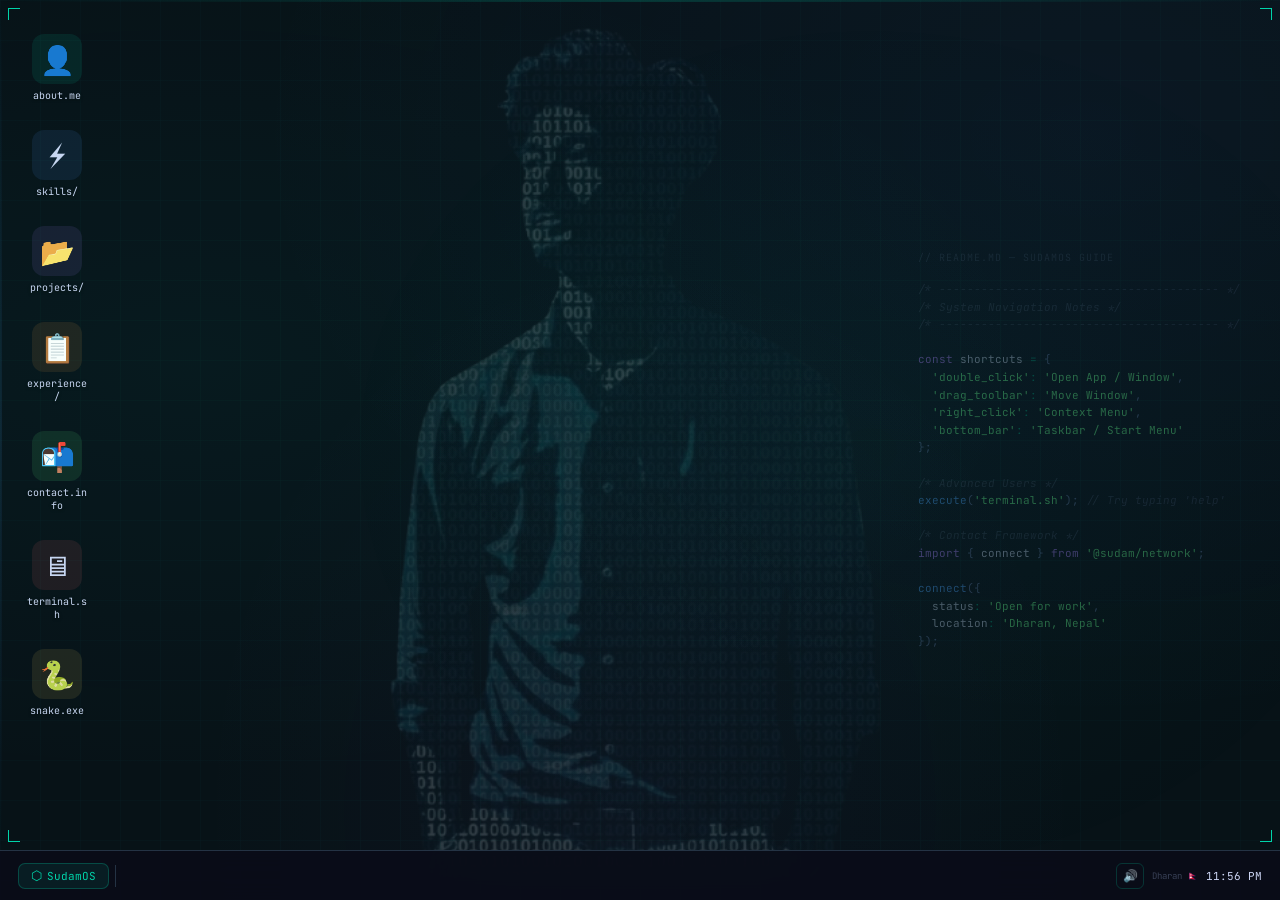
<file: index.html>
<!DOCTYPE html>
<html lang="en" dir="ltr" prefix="og: https://ogp.me/ns#">

<head>

  <meta charset="UTF-8">
  <meta name="viewport" content="width=device-width, initial-scale=1.0, maximum-scale=5.0, viewport-fit=cover">
  <meta http-equiv="X-UA-Compatible" content="IE=edge">

  <title>Sudam Shrestha | Laravel & Full Stack Developer in Dharan, Nepal</title>
  <link rel="stylesheet" href="/css/style.css">
  <meta name="description" content="Sudam Shrestha: Laravel, MERN and Python developer in Dharan, Nepal. Head of Software at CodeIT Appsware, instructor at CodeIT and founder of SudamHub. Websites, web apps, APIs and training.">

  <!-- PRIMARY META -->
  <meta name="title"
    content="Sudam Shrestha | Best Software Developer in Nepal — MERN, Laravel & Python Full Stack Expert">
  <meta name="keywords"
    content="best software developer Dharan, best software developer Nepal, top software developer Nepal, top full stack developer Nepal, best full stack developer Dharan, build website Nepal, build website Dharan, hire software developer Nepal, hire developer Dharan, website development Dharan Nepal, web development Nepal, Sudam Shrestha, MERN stack developer Nepal, MongoDB developer Nepal, Express.js developer Nepal, Laravel developer Nepal, Python developer Nepal, Django developer Nepal, Python teacher Dharan, Python instructor Nepal, full stack developer Nepal, React developer Nepal, Vue.js developer Nepal, Node.js developer Nepal, PHP developer Nepal, best web developer Nepal 2026, top programmer Nepal, software engineer Dharan, website developer Dharan, web application Nepal, API developer Nepal, freelance developer Nepal, CodeIT Nepal instructor, SudamHub, Dharan developer, Sunsari developer, hire Laravel developer Nepal, hire MERN stack developer Nepal, best developer hire Nepal">
  <meta name="author" content="Sudam Shrestha">
  <meta name="robots" content="index, follow, max-image-preview:large, max-snippet:-1, max-video-preview:-1">
  <meta name="googlebot" content="index, follow">
  <meta name="bingbot" content="index, follow">
  <meta name="language" content="English">
  <meta name="revisit-after" content="7 days">
  <meta name="rating" content="general">
  <meta name="category" content="technology, software development, web development, python, full stack">
  <meta name="classification" content="Software Developer Portfolio — Best Developer in Dharan Nepal">
  <meta name="coverage" content="Worldwide">
  <meta name="distribution" content="Global">
  <meta name="target" content="all">
  <meta name="HandheldFriendly" content="True">
  <meta name="MobileOptimized" content="320">
  <meta name="geo.region" content="NP-4">
  <meta name="geo.placename" content="Dharan, Sunsari, Nepal">
  <meta name="geo.position" content="26.8065;87.2846">
  <meta name="ICBM" content="26.8065, 87.2846">

  <link rel="canonical" href="https://www.sudamshrestha.com.np/">
  <link rel="alternate" hreflang="en" href="https://www.sudamshrestha.com.np/">
  <link rel="alternate" hreflang="x-default" href="https://www.sudamshrestha.com.np/">

  <!-- OPEN GRAPH -->
  <meta property="og:type" content="website">
  <meta property="og:url" content="https://www.sudamshrestha.com.np/">
  <meta property="og:site_name" content="Sudam Shrestha">
  <meta property="og:title" content="Sudam Shrestha | Laravel & Full Stack Developer in Dharan, Nepal">
  <meta property="og:description" content="Head of Software at CodeIT Appsware, instructor at CodeIT, founder of SudamHub. Laravel, MERN and Python web development from Dharan, Nepal.">
  <meta property="og:image" content="https://www.sudamshrestha.com.np/images/profile.png">
  <meta property="og:image:secure_url" content="https://www.sudamshrestha.com.np/images/profile.png">
  <meta property="og:image:type" content="image/png">
  <meta property="og:image:alt" content="Sudam Shrestha - Best Software Developer in Dharan, Nepal">
  <meta property="og:locale" content="en_US">
  <meta property="og:profile:first_name" content="Sudam">
  <meta property="og:profile:last_name" content="Shrestha">
  <meta property="og:profile:username" content="sudamshrestha">
  

  <!-- TWITTER -->
  <meta name="twitter:card" content="summary_large_image">
  <meta name="twitter:site" content="@sudamshrestha">
  <meta name="twitter:creator" content="@sudamshrestha">
  <meta name="twitter:title" content="Sudam Shrestha | Laravel & Full Stack Developer in Nepal">
  <meta name="twitter:description" content="Laravel, MERN and Python developer in Dharan. Head of Software at CodeIT Appsware. Founder of SudamHub.">
  <meta name="twitter:image" content="https://www.sudamshrestha.com.np/images/profile.png">
  <meta name="twitter:image:alt" content="Sudam Shrestha - Best Software Developer Dharan Nepal">
  <meta name="twitter:domain" content="sudamshrestha.com.np">

  <link rel="icon" type="image/x-icon" href="/favicon_io/favicon.ico">
  <link rel="icon" type="image/png" sizes="16x16" href="/favicon_io/favicon-16x16.png">
  <link rel="icon" type="image/png" sizes="32x32" href="/favicon_io/favicon-32x32.png">
  <link rel="icon" type="image/png" sizes="32x32" href="/favicon_io/android-chrome-192x192.png">
  <link rel="icon" type="image/png" sizes="32x32" href="/favicon_io/android-chrome-512x512.png">
  <link rel="icon" type="image/png" sizes="32x32" href="/favicon_io/apple-touch-icon.png">

  <link rel="manifest" href="/favicon_io/site.webmanifest">
  <meta name="msapplication-TileColor" content="#00d4aa">
  <meta name="theme-color" content="#00d4aa">
  <meta name="apple-mobile-web-app-capable" content="yes">
  <meta name="apple-mobile-web-app-status-bar-style" content="black-translucent">
  <meta name="apple-mobile-web-app-title" content="Sudam Dev">

  <link rel="preconnect" href="https://fonts.googleapis.com">
  <link rel="preconnect" href="https://fonts.gstatic.com" crossorigin>
  <link rel="dns-prefetch" href="https://fonts.googleapis.com">
  <link rel="dns-prefetch" href="https://www.google-analytics.com">
  <link rel="dns-prefetch" href="https://www.googletagmanager.com">
  <link rel="preload" href="https://fonts.googleapis.com/css2?family=JetBrains+Mono:wght@300;400;500;700&display=swap"
    as="style">
  <link href="https://fonts.googleapis.com/css2?family=JetBrains+Mono:wght@300;400;500;700&display=swap"
    rel="stylesheet">

  <script type="application/ld+json">
{
  "@context": "https://schema.org",
  "@graph": [
    {
      "@type": "Person",
      "@id": "https://www.sudamshrestha.com.np/#person",
      "name": "Sudam Shrestha",
      "jobTitle": "Head of Software Department, CodeIT Appsware",
      "description": "Laravel, MERN and Python developer based in Dharan, Nepal. Head of the Software Department at CodeIT Appsware, instructor at CodeIT and founder of SudamHub.",
      "url": "https://www.sudamshrestha.com.np/",
      "email": "sudamshrestha939@gmail.com",
      "telephone": "+977-9704508525",
      "image": "https://www.sudamshrestha.com.np/images/profile.png",
      "address": {
        "@type": "PostalAddress",
        "streetAddress": "Dharan-11",
        "addressLocality": "Dharan",
        "addressRegion": "Koshi Province",
        "addressCountry": "NP"
      },
      "worksFor": [
        { "@type": "Organization", "name": "CodeIT Appsware" },
        { "@type": "Organization", "name": "CodeIT", "url": "https://codeit.com.np/" }
      ],
      "founder": { "@id": "https://sudamhub.com/#org" },
      "knowsAbout": ["Laravel", "Filament", "PHP", "Vue.js", "Nuxt.js", "React", "Next.js", "Node.js", "Express.js", "MongoDB", "MERN stack", "Python", "Django", "MySQL", "PostgreSQL", "REST API", "Docker", "Web development", "Programming education"],
      "sameAs": [
        "https://github.com/sudamshrestha",
        "https://linkedin.com/in/sudamshrestha",
        "https://sudamhub.com/"
      ]
    },
    {
      "@type": "Organization",
      "@id": "https://sudamhub.com/#org",
      "name": "SudamHub",
      "url": "https://sudamhub.com/",
      "founder": { "@id": "https://www.sudamshrestha.com.np/#person" },
      "description": "Web development services and open-source tools for Laravel and the web."
    },
    {
      "@type": "WebSite",
      "@id": "https://www.sudamshrestha.com.np/#website",
      "url": "https://www.sudamshrestha.com.np/",
      "name": "Sudam Shrestha",
      "inLanguage": "en",
      "publisher": { "@id": "https://www.sudamshrestha.com.np/#person" }
    },
    {
      "@type": "ProfilePage",
      "@id": "https://www.sudamshrestha.com.np/#profilepage",
      "url": "https://www.sudamshrestha.com.np/",
      "mainEntity": { "@id": "https://www.sudamshrestha.com.np/#person" }
    },
    {
      "@type": "ProfessionalService",
      "@id": "https://www.sudamshrestha.com.np/#service",
      "name": "Sudam Shrestha: Web & Software Development",
      "url": "https://www.sudamshrestha.com.np/services.html",
      "image": "https://www.sudamshrestha.com.np/images/profile.png",
      "telephone": "+977-9704508525",
      "email": "sudamshrestha939@gmail.com",
      "address": {
        "@type": "PostalAddress",
        "streetAddress": "Dharan-11",
        "addressLocality": "Dharan",
        "addressCountry": "NP"
      },
      "areaServed": [{ "@type": "City", "name": "Dharan" }, { "@type": "City", "name": "Biratnagar" }, { "@type": "City", "name": "Itahari" }, { "@type": "Country", "name": "Nepal" }],
      "provider": { "@id": "https://www.sudamshrestha.com.np/#person" }
    }
  ]
}
</script>

  <meta http-equiv="Cache-Control" content="max-age=86400, public">
  <meta name="format-detection" content="telephone=yes, email=yes, address=yes">

</head>


<body itemscope itemtype="https://schema.org/WebPage">

  <!-- BOOT SCREEN -->
  <div id="boot-screen" role="status" aria-label="Loading SudamOS Portfolio">
    <div class="boot-logo" aria-hidden="true"> ██████  ██    ██ ██████   █████  ███    ███
██       ██    ██ ██   ██ ██   ██ ████  ████
 █████   ██    ██ ██   ██ ███████ ██ ████ ██
     ██  ██    ██ ██   ██ ██   ██ ██  ██  ██
██████    ██████  ██████  ██   ██ ██      ██</div>
    <div class="boot-sub">SudamOS v2026.1 — Booting…</div>
    <div class="boot-bar-wrap" role="progressbar" aria-valuemin="0" aria-valuemax="100" aria-label="Loading progress">
      <div class="boot-bar-fill" id="bootBar"></div>
    </div>
  </div>

  <!-- BACKGROUND LAYERS -->
  <div class="wallpaper" aria-hidden="true"></div>
  <div class="grid-overlay" aria-hidden="true"></div>

  <!-- AMBIENT ANIMATION ELEMENTS -->
  <div class="scan-line" aria-hidden="true"></div>
  <div class="scan-h" aria-hidden="true"></div>
  <div class="img-glow" aria-hidden="true"></div>
  <div class="flicker" aria-hidden="true"></div>

  <!-- Corner bracket decorations -->
  <div class="corner tl" aria-hidden="true"></div>
  <div class="corner tr" aria-hidden="true"></div>
  <div class="corner bl" aria-hidden="true"></div>
  <div class="corner br" aria-hidden="true"></div>

  <!-- Floating particles container -->
  <div id="particleWrap" style="position:fixed;inset:0;pointer-events:none;z-index:2;" aria-hidden="true"></div>

  <!-- BACKGROUND TECH NOTES -->
  <div class="tech-notes-bg" aria-hidden="true">
    <div class="tn-header">// README.md &mdash; SudamOS Guide</div>
    <div class="tn-body">
      <span class="tn-comment">/* ---------------------------------------- */</span><br />
      <span class="tn-comment">/* System Navigation Notes */</span><br />
      <span class="tn-comment">/* ---------------------------------------- */</span><br /><br />
      <span class="tn-keyword">const</span> <span class="tn-var">shortcuts</span> <span class="tn-operator">=</span>
      {<br />
      &nbsp;&nbsp;<span class="tn-string">'double_click'</span><span class="tn-operator">:</span> <span
        class="tn-string">'Open App / Window'</span>,<br />
      &nbsp;&nbsp;<span class="tn-string">'drag_toolbar'</span><span class="tn-operator">:</span> <span
        class="tn-string">'Move Window'</span>,<br />
      &nbsp;&nbsp;<span class="tn-string">'right_click'</span><span class="tn-operator">:</span> <span
        class="tn-string">'Context Menu'</span>,<br />
      &nbsp;&nbsp;<span class="tn-string">'bottom_bar'</span><span class="tn-operator">:</span> <span
        class="tn-string">'Taskbar / Start Menu'</span><br />
      };<br /><br />
      <span class="tn-comment">/* Advanced Users */</span><br />
      <span class="tn-method">execute</span>(<span class="tn-string">'terminal.sh'</span>); <span class="tn-comment">//
        Try typing 'help'</span><br /><br />
      <span class="tn-comment">/* Contact Framework */</span><br />
      <span class="tn-keyword">import</span> { <span class="tn-var">connect</span> } <span
        class="tn-keyword">from</span> <span class="tn-string">'@sudam/network'</span>;<br /><br />
      <span class="tn-method">connect</span>({<br />
      &nbsp;&nbsp;<span class="tn-var">status</span><span class="tn-operator">:</span> <span class="tn-string">'Open for
        work'</span>,<br />
      &nbsp;&nbsp;<span class="tn-var">location</span><span class="tn-operator">:</span> <span
        class="tn-string">'Dharan, Nepal'</span><br />
      });
    </div>
  </div>

  <!-- Crawlable fallback + internal links (keep visible to bots, hidden visually only for the desktop UI) -->
  <noscript>
    <main style="max-width:760px;margin:0 auto;padding:24px;font-family:system-ui,sans-serif;color:#cdd6f4;background:#080b14;">
      <h1>Sudam Shrestha: Laravel &amp; Full Stack Developer in Dharan, Nepal</h1>
      <p>Head of the Software Department at CodeIT Appsware, instructor at CodeIT and founder of SudamHub.
        I build websites, web apps and APIs with Laravel, the MERN stack and Python/Django.</p>
      <ul>
        <li><a href="/services.html">Web &amp; software development services</a></li>
        <li><a href="/laravel-developer-nepal.html">Laravel developer in Nepal</a></li>
        <li><a href="/web-developer-nepal.html">Full stack web developer in Nepal</a></li>
        <li><a href="/python-laravel-training-dharan.html">Python &amp; Laravel training in Dharan</a></li>
      </ul>
      <p>Contact: <a href="mailto:sudamshrestha939@gmail.com">sudamshrestha939@gmail.com</a> · +977 9704508525</p>
    </main>
  </noscript>

  <!-- DESKTOP UI -->
  <div class="desktop" id="desktop" role="application" aria-label="SudamOS Desktop — Sudam Shrestha Portfolio">
    <nav aria-label="Portfolio Navigation" role="navigation">
      <div class="icon-grid">
        <div class="icon" id="icon-about" ondblclick="openWin('about')" onclick="selectIcon('about')" role="button"
          tabindex="0" aria-label="Open About Me" aria-haspopup="dialog">
          <div class="icon-img" style="background:rgba(0,212,170,0.1);" aria-hidden="true">👤</div>
          <div class="icon-label">about.me</div>
        </div>
        <div class="icon" id="icon-skills" ondblclick="openWin('skills')" onclick="selectIcon('skills')" role="button"
          tabindex="0" aria-label="Open Skills" aria-haspopup="dialog">
          <div class="icon-img" style="background:rgba(77,159,255,0.1);" aria-hidden="true">⚡</div>
          <div class="icon-label">skills/</div>
        </div>
        <div class="icon" id="icon-projects" ondblclick="openWin('projects')" onclick="selectIcon('projects')"
          role="button" tabindex="0" aria-label="Open Projects" aria-haspopup="dialog">
          <div class="icon-img" style="background:rgba(176,125,255,0.1);" aria-hidden="true">📂</div>
          <div class="icon-label">projects/</div>
        </div>
        <div class="icon" id="icon-experience" ondblclick="openWin('experience')" onclick="selectIcon('experience')"
          role="button" tabindex="0" aria-label="Open Work Experience" aria-haspopup="dialog">
          <div class="icon-img" style="background:rgba(255,159,69,0.1);" aria-hidden="true">📋</div>
          <div class="icon-label">experience/</div>
        </div>
        <div class="icon" id="icon-contact" ondblclick="openWin('contact')" onclick="selectIcon('contact')"
          role="button" tabindex="0" aria-label="Open Contact Info" aria-haspopup="dialog">
          <div class="icon-img" style="background:rgba(107,255,142,0.1);" aria-hidden="true">📬</div>
          <div class="icon-label">contact.info</div>
        </div>
        <div class="icon" id="icon-terminal" ondblclick="openWin('terminal')" onclick="selectIcon('terminal')"
          role="button" tabindex="0" aria-label="Open Terminal" aria-haspopup="dialog">
          <div class="icon-img" style="background:rgba(255,107,107,0.1);" aria-hidden="true">🖥</div>
          <div class="icon-label">terminal.sh</div>
        </div>
        <div class="icon" id="icon-snake" ondblclick="openWin('snake')" onclick="selectIcon('snake')" role="button"
          tabindex="0" aria-label="Open Snake game" aria-haspopup="dialog">
          <div class="icon-img" style="background:rgba(255,209,102,0.1);" aria-hidden="true">🐍</div>
          <div class="icon-label">snake.exe</div>
        </div>
      </div>
    </nav>
  </div>

  <!-- ABOUT WINDOW -->
  <div class="window" id="win-about" style="width:90%;max-width:500px;height:auto;max-height:80%;left:5%;top:8%;"
    role="dialog" aria-labelledby="about-title" aria-modal="true">
    <div class="win-tb" data-win="about">
      <div class="win-title-left">
        <div class="win-title" id="about-title">👤 about.me</div>
      </div>
      <div class="win-title-spacer"></div>
      <div class="win-controls">
        <div class="wc-btn" onclick="minWin('about')" title="Minimize" aria-label="Minimize">─</div>
        <div class="wc-btn" onclick="maxWin('about')" title="Maximize" aria-label="Maximize">□</div>
        <div class="wc-btn close-btn" onclick="closeWin('about')" title="Close" aria-label="Close">✕</div>
      </div>
    </div>
    <div class="win-body">
      <div class="sec-hdr">// profile</div>
      <h2 class="about-name" itemprop="name">Sudam Shrestha</h2>
      <p class="about-role">Head of Software · CodeIT Appsware</p>
      <div class="bio-line"><span class="ico" aria-hidden="true">▸</span><span>6+ years building scalable web apps —
          MERN stack, Laravel, Python.</span></div>
      <div class="bio-line"><span class="ico">▸</span><span>Head of the Software Department at <strong style="color:var(--cyan)">CodeIT Appsware</strong>, building Laravel, MERN and Python products.</span></div>
      <div class="bio-line"><span class="ico">▸</span><span>Instructor at <strong style="color:var(--cyan)">CodeIT</strong>, teaching Python, Laravel and web development in Dharan.</span></div>
      <div class="bio-line"><span class="ico">▸</span><span>Founder of <strong style="color:var(--cyan)">SudamHub</strong>, web services and open-source tools.</span></div>
      <div class="bio-line"><span class="ico" aria-hidden="true">▸</span><span style="color:var(--text-mute)">Dharan-11,
          Sunsari, Nepal 🇳🇵</span></div>
      <div class="stat-grid" role="list" aria-label="Statistics">
        <div class="stat-box" role="listitem">
          <div class="stat-num">6+</div>
          <div class="stat-lbl">Years Exp.</div>
        </div>
        <div class="stat-box" role="listitem">
          <div class="stat-num">50+</div>
          <div class="stat-lbl">Projects</div>
        </div>
        <div class="stat-box" role="listitem">
          <div class="stat-num">4+</div>
          <div class="stat-lbl">Frameworks</div>
        </div>
        <div class="stat-box" role="listitem">
          <div class="stat-num">∞</div>
          <div class="stat-lbl">Coffee ☕</div>
        </div>
      </div>
      <div class="motto-box">
        <div class="motto-lbl">// motto</div>
        <blockquote class="motto-txt">"Clean code, real impact, scalable systems."</blockquote>
      </div>
    </div>
    <div class="rhandle" data-win="about" aria-hidden="true"></div>
  </div>

  <!-- SKILLS WINDOW -->
  <div class="window" id="win-skills" style="width:90%;max-width:480px;height:auto;max-height:80%;left:7%;top:10%;"
    role="dialog" aria-labelledby="skills-title" aria-modal="true">
    <div class="win-tb" data-win="skills">
      <div class="win-title-left">
        <div class="win-title" id="skills-title">⚡ skills/</div>
      </div>
      <div class="win-title-spacer"></div>
      <div class="win-controls">
        <div class="wc-btn" onclick="minWin('skills')" title="Minimize" aria-label="Minimize">─</div>
        <div class="wc-btn" onclick="maxWin('skills')" title="Maximize" aria-label="Maximize">□</div>
        <div class="wc-btn close-btn" onclick="closeWin('skills')" title="Close" aria-label="Close">✕</div>
      </div>
    </div>
    <div class="win-body">
      <div class="sec-hdr">// tech stack</div>
      <div class="tech-wrap" role="list" aria-label="Technologies">
        <span class="t" role="listitem">Laravel</span><span class="sep" aria-hidden="true">,</span>
        <span class="t" role="listitem">Filament</span><span class="sep" aria-hidden="true">,</span>
        <span class="t" role="listitem">Vue.js</span><span class="sep" aria-hidden="true">,</span>
        <span class="t" role="listitem">Nuxt.js</span><span class="sep" aria-hidden="true">,</span>
        <span class="t" role="listitem">React</span><span class="sep" aria-hidden="true">,</span>
        <span class="t" role="listitem">Next.js</span><span class="sep" aria-hidden="true">,</span>
        <span class="t" role="listitem">Node.js</span><span class="sep" aria-hidden="true">,</span>
        <span class="t" role="listitem">Express.js</span><span class="sep" aria-hidden="true">,</span>
        <span class="t" role="listitem">MongoDB</span><span class="sep" aria-hidden="true">,</span>
        <span class="t" role="listitem">Python</span><span class="sep" aria-hidden="true">,</span>
        <span class="t" role="listitem">Django</span><span class="sep" aria-hidden="true">,</span>
        <span class="t" role="listitem">TailwindCSS</span><span class="sep" aria-hidden="true">,</span>
        <span class="t" role="listitem">MySQL</span><span class="sep" aria-hidden="true">,</span>
        <span class="t" role="listitem">PostgreSQL</span><span class="sep" aria-hidden="true">,</span>
        <span class="t" role="listitem">REST API</span><span class="sep" aria-hidden="true">,</span>
        <span class="t" role="listitem">GraphQL</span><span class="sep" aria-hidden="true">,</span>
        <span class="t" role="listitem">Docker</span><span class="sep" aria-hidden="true">,</span>
        <span class="t" role="listitem">CI/CD</span><span class="sep" aria-hidden="true">,</span>
        <span class="t" role="listitem">PHP</span><span class="sep" aria-hidden="true">,</span>
        <span class="t" role="listitem">JavaScript</span><span class="sep" aria-hidden="true">,</span>
        <span class="t" role="listitem">TypeScript</span>
      </div>
      <div class="skill-group-lbl">// proficiency</div>
      <div role="list" aria-label="Skill proficiency levels">
        <div class="skill-row" role="listitem"><span class="skill-lbl">Laravel / Filament</span>
          <div class="skill-bg" role="progressbar" aria-valuenow="95" aria-valuemin="0" aria-valuemax="100">
            <div class="skill-fill" data-val="95"></div>
          </div><span class="skill-pct">95%</span>
        </div>
        <div class="skill-row" role="listitem"><span class="skill-lbl">TailwindCSS</span>
          <div class="skill-bg" role="progressbar" aria-valuenow="92" aria-valuemin="0" aria-valuemax="100">
            <div class="skill-fill" data-val="92"></div>
          </div><span class="skill-pct">92%</span>
        </div>
        <div class="skill-row" role="listitem"><span class="skill-lbl">Vue.js / Nuxt.js</span>
          <div class="skill-bg" role="progressbar" aria-valuenow="90" aria-valuemin="0" aria-valuemax="100">
            <div class="skill-fill" data-val="90"></div>
          </div><span class="skill-pct">90%</span>
        </div>
        <div class="skill-row" role="listitem"><span class="skill-lbl">Python</span>
          <div class="skill-bg" role="progressbar" aria-valuenow="90" aria-valuemin="0" aria-valuemax="100">
            <div class="skill-fill" data-val="90"></div>
          </div><span class="skill-pct">90%</span>
        </div>
        <div class="skill-row" role="listitem"><span class="skill-lbl">React / Next.js</span>
          <div class="skill-bg" role="progressbar" aria-valuenow="88" aria-valuemin="0" aria-valuemax="100">
            <div class="skill-fill" data-val="88"></div>
          </div><span class="skill-pct">88%</span>
        </div>
        <div class="skill-row" role="listitem"><span class="skill-lbl">Node.js / Express.js</span>
          <div class="skill-bg" role="progressbar" aria-valuenow="85" aria-valuemin="0" aria-valuemax="100">
            <div class="skill-fill" data-val="85"></div>
          </div><span class="skill-pct">85%</span>
        </div>
        <div class="skill-row" role="listitem"><span class="skill-lbl">MongoDB / MERN Stack</span>
          <div class="skill-bg" role="progressbar" aria-valuenow="82" aria-valuemin="0" aria-valuemax="100">
            <div class="skill-fill" data-val="82"></div>
          </div><span class="skill-pct">82%</span>
        </div>
      </div>
    </div>
    <div class="rhandle" data-win="skills" aria-hidden="true"></div>
  </div>

  <!-- PROJECTS WINDOW -->
  <div class="window" id="win-projects" style="width:92%;max-width:550px;height:auto;max-height:80%;left:4%;top:6%;"
    role="dialog" aria-labelledby="projects-title" aria-modal="true">
    <div class="win-tb" data-win="projects">
      <div class="win-title-left">
        <div class="win-title" id="projects-title">📂 projects/</div>
      </div>
      <div class="win-title-spacer"></div>
      <div class="win-controls">
        <div class="wc-btn" onclick="minWin('projects')" title="Minimize" aria-label="Minimize">─</div>
        <div class="wc-btn" onclick="maxWin('projects')" title="Maximize" aria-label="Maximize">□</div>
        <div class="wc-btn close-btn" onclick="closeWin('projects')" title="Close" aria-label="Close">✕</div>
      </div>
    </div>
    <div class="win-body">
      <div class="sec-hdr">// featured projects</div>
      <div class="card-grid" role="list" aria-label="Featured Projects">
        <article class="proj-card" role="listitem" itemscope itemtype="https://schema.org/SoftwareApplication">
          <a href="https://sapkotakalyankendra.uk/" target="_blank" rel="noopener noreferrer"
            style="text-decoration:none;color:inherit;display:block;">
            <h3 class="proj-title">🤝 Sapkota Kalyan Kendra UK</h3>
            <p class="proj-desc">Membership, events &amp; donation platform for a UK welfare charity.</p>
            <span class="badge b">SudamHub</span>
          </a>
        </article>
        <article class="proj-card" role="listitem" itemscope itemtype="https://schema.org/SoftwareApplication">
          <a href="https://hrm.z1nepal.com/" target="_blank" rel="noopener noreferrer"
            style="text-decoration:none;color:inherit;display:block;">
            <h3 class="proj-title">🏢 Z1-HRM</h3>
            <p class="proj-desc">Cloud HRMS — biometric attendance, payroll &amp; fleet tracking.</p>
            <span class="badge b">SudamHub</span>
          </a>
        </article>
        <article class="proj-card" role="listitem" itemscope itemtype="https://schema.org/SoftwareApplication">
          <a href="https://sudamhub.com/project/sudam-sweet-alert-laravel-package" target="_blank"
            rel="noopener noreferrer" style="text-decoration:none;color:inherit;display:block;">
            <h3 class="proj-title">📦 Sudam Sweet Alert</h3>
            <p class="proj-desc">Open-source SweetAlert2 package for Laravel.</p>
            <span class="badge b">SudamHub</span>
          </a>
        </article>
        <article class="proj-card" role="listitem" itemscope itemtype="https://schema.org/SoftwareApplication">
          <a href="https://sudamhub.com/project/naastdharan-multiple-campus" target="_blank" rel="noopener noreferrer"
            style="text-decoration:none;color:inherit;display:block;">
            <h3 class="proj-title">🎓 NAAST/Dharan Multiple Campus</h3>
            <p class="proj-desc">Institutional website for a Dharan academic campus.</p>
            <span class="badge b">SudamHub</span>
          </a>
        </article>
        <article class="proj-card" role="listitem" itemscope itemtype="https://schema.org/SoftwareApplication">
          <a href="https://sudamhub.com/project/prasar-studio-creative-digital-agency" target="_blank"
            rel="noopener noreferrer" style="text-decoration:none;color:inherit;display:block;">
            <h3 class="proj-title">🎨 Prasar Studio</h3>
            <p class="proj-desc">Site for a creative digital agency in Biratnagar.</p>
            <span class="badge b">SudamHub</span>
          </a>
        </article>
        <article class="proj-card" role="listitem" itemscope itemtype="https://schema.org/SoftwareApplication">
          <a href="https://sudamhub.com/project/horizons-capital" target="_blank" rel="noopener noreferrer"
            style="text-decoration:none;color:inherit;display:block;">
            <h3 class="proj-title">📈 Horizons Capital</h3>
            <p class="proj-desc">Site for an investment &amp; business development firm.</p>
            <span class="badge b">SudamHub</span>
          </a>
        </article>
        <article class="proj-card" role="listitem" itemscope itemtype="https://schema.org/SoftwareApplication">
          <a href="https://sudamhub.com/project/student-portal-api" target="_blank" rel="noopener noreferrer"
            style="text-decoration:none;color:inherit;display:block;">
            <h3 class="proj-title">📚 Student Portal API</h3>
            <p class="proj-desc">Backend API for student management at CodeIT.</p>
            <span class="badge g">CodeIT</span>
          </a>
        </article>
        <article class="proj-card" role="listitem" itemscope itemtype="https://schema.org/SoftwareApplication">
          <a href="https://sudamhub.com/project/koseli-express" target="_blank" rel="noopener noreferrer"
            style="text-decoration:none;color:inherit;display:block;">
            <h3 class="proj-title">🎁 Koseli Express</h3>
            <p class="proj-desc">Full-stack gifting &amp; delivery e-commerce.</p>
            <span class="badge b">SudamHub</span>
          </a>
        </article>
        <article class="proj-card" role="listitem" itemscope itemtype="https://schema.org/SoftwareApplication">
          <a href="https://sudamhub.com/project/jawaaf" target="_blank" rel="noopener noreferrer"
            style="text-decoration:none;color:inherit;display:block;">
            <h3 class="proj-title">❓ Jawaaf</h3>
            <p class="proj-desc">Community Q&amp;A platform with voting.</p>
            <span class="badge b">SudamHub</span>
          </a>
        </article>
        <article class="proj-card" role="listitem" itemscope itemtype="https://schema.org/SoftwareApplication">
          <a href="https://sudamhub.com/project/dharan-kitchen" target="_blank" rel="noopener noreferrer"
            style="text-decoration:none;color:inherit;display:block;">
            <h3 class="proj-title">🍛 Dharan Kitchen</h3>
            <p class="proj-desc">Food ordering for local restaurants.</p>
            <span class="badge b">SudamHub</span>
          </a>
        </article>
        <article class="proj-card" role="listitem" itemscope itemtype="https://schema.org/SoftwareApplication">
          <a href="https://sudamhub.com/project/homelink-services" target="_blank" rel="noopener noreferrer"
            style="text-decoration:none;color:inherit;display:block;">
            <h3 class="proj-title">🔪 HomeLinkServices</h3>
            <p class="proj-desc">E-commerce for authentic khukuri products.</p>
            <span class="badge b">SudamHub</span>
          </a>
        </article>
        <article class="proj-card" role="listitem" itemscope itemtype="https://schema.org/SoftwareApplication">
          <a href="https://sudamhub.com/project/code-it" target="_blank" rel="noopener noreferrer"
            style="text-decoration:none;color:inherit;display:block;">
            <h3 class="proj-title">🏫 CodeIT Platform</h3>
            <p class="proj-desc">IT training &amp; certification platform.</p>
            <span class="badge g">CodeIT</span>
          </a>
        </article>
      </div>
      <p style="font-size:9px;color:var(--text-mute);margin-top:8px;">50+ projects delivered across CodeIT, SudamHub
        &amp; independent clients — in the MERN stack, Laravel and Python.</p>
    </div>
    <div class="rhandle" data-win="projects" aria-hidden="true"></div>
  </div>

  <!-- EXPERIENCE WINDOW -->
  <div class="window" id="win-experience" style="width:90%;max-width:480px;height:auto;max-height:75%;left:5%;top:10%;"
    role="dialog" aria-labelledby="exp-title" aria-modal="true">
    <div class="win-tb" data-win="experience">
      <div class="win-title-left">
        <div class="win-title" id="exp-title">📋 experience/</div>
      </div>
      <div class="win-title-spacer"></div>
      <div class="win-controls">
        <div class="wc-btn" onclick="minWin('experience')" title="Minimize" aria-label="Minimize">─</div>
        <div class="wc-btn" onclick="maxWin('experience')" title="Maximize" aria-label="Maximize">□</div>
        <div class="wc-btn close-btn" onclick="closeWin('experience')" title="Close" aria-label="Close">✕</div>
      </div>
    </div>
    <div class="win-body">
      <div class="sec-hdr">// work timeline</div>
      <div role="list" aria-label="Work Experience Timeline">
        <div class="tl-item" role="listitem">
          <div class="tl-left" aria-hidden="true">
            <div class="tl-dot"></div>
            <div class="tl-line"></div>
          </div>
          <div>
            <time class="tl-period" datetime="2022-01">JAN 2022 — PRESENT</time>
            <h3 class="tl-title">Senior Software Developer &amp; Tech Educator — CodeIT Nepal</h3>
            <p class="tl-desc">Leading software development with Laravel, Vue, React &amp; Node.js.</p>
          </div>
        </div>
        <div class="tl-item" role="listitem">
          <div class="tl-left" aria-hidden="true">
            <div class="tl-dot" style="background:var(--blue);"></div>
            <div class="tl-line"></div>
          </div>
          <div>
            <time class="tl-period" datetime="2020-07">JUL 2020 — JAN 2022</time>
            <h3 class="tl-title">Full Stack Developer — CodeIT Nepal</h3>
            <p class="tl-desc">Delivered 50+ projects using Laravel, Nuxt.js, and Node.js.</p>
          </div>
        </div>
        <div class="tl-item" role="listitem">
          <div class="tl-left" aria-hidden="true">
            <div class="tl-dot" style="background:var(--purple);"></div>
          </div>
          <div>
            <time class="tl-period" datetime="2019-01">2019 — 2020</time>
            <h3 class="tl-title">Intern — CodeIT Nepal</h3>
            <p class="tl-desc">Intensive one-year internship mastering full-stack fundamentals.</p>
          </div>
        </div>
      </div>
      <div
        style="padding:7px 10px;background:rgba(0,212,170,0.05);border:1px solid rgba(0,212,170,0.14);border-radius:6px;font-size:9px;margin-top:5px;">
        ⚡ Also: Founder of <strong style="color:var(--cyan)">SudamHub</strong> — independent software &amp; web
        development services.
      </div>
    </div>
    <div class="rhandle" data-win="experience" aria-hidden="true"></div>
  </div>

  <!-- CONTACT WINDOW -->
  <div class="window" id="win-contact" style="width:90%;max-width:450px;height:auto;max-height:70%;left:5%;top:12%;"
    role="dialog" aria-labelledby="contact-title" aria-modal="true">
    <div class="win-tb" data-win="contact">
      <div class="win-title-left">
        <div class="win-title" id="contact-title">📬 contact.info</div>
      </div>
      <div class="win-title-spacer"></div>
      <div class="win-controls">
        <div class="wc-btn" onclick="minWin('contact')" title="Minimize" aria-label="Minimize">─</div>
        <div class="wc-btn" onclick="maxWin('contact')" title="Maximize" aria-label="Maximize">□</div>
        <div class="wc-btn close-btn" onclick="closeWin('contact')" title="Close" aria-label="Close">✕</div>
      </div>
    </div>
    <div class="win-body">
      <div class="sec-hdr">// get in touch</div>
      <address class="contact-grid">
        <div class="contact-item">
          <div class="contact-ico" aria-hidden="true">📧</div>
          <div>
            <div class="contact-lbl">Email</div>
            <a href="mailto:sudamshrestha939@gmail.com" class="contact-val"
              rel="noopener">sudamshrestha939@gmail.com</a>
          </div>
        </div>
        <div class="contact-item">
          <div class="contact-ico" aria-hidden="true">📱</div>
          <div>
            <div class="contact-lbl">Phone</div>
            <a href="tel:+9779704508525" class="contact-val" rel="noopener">+977 9704508525</a>
          </div>
        </div>
        <div class="contact-item">
          <div class="contact-ico" aria-hidden="true">📍</div>
          <div>
            <div class="contact-lbl">Location</div>
            <span class="contact-val">Dharan-11, Sunsari, Nepal</span>
          </div>
        </div>
        <div class="contact-item">
          <div class="contact-ico" aria-hidden="true">🌐</div>
          <div>
            <div class="contact-lbl">Website</div>
            <a href="https://www.sudamshrestha.com.np/" class="contact-val" rel="noopener">sudamshrestha.com.np</a>
          </div>
        </div>
      </address>
      <p
        style="margin-top:10px;font-size:9px;color:var(--text-mute);text-align:center;padding:7px;background:rgba(0,212,170,0.03);border-radius:6px;border:1px solid var(--border);">
        Open for collaborations, freelance projects, and mentoring.
      </p>
      <p style="margin-top:8px;font-size:9px;text-align:center;">
        <a href="/services.html">Services</a> ·
        <a href="/laravel-developer-nepal.html">Laravel</a> ·
        <a href="/web-developer-nepal.html">Web dev</a> ·
        <a href="/python-laravel-training-dharan.html">Training</a>
      </p>
    </div>
    <div class="rhandle" data-win="contact" aria-hidden="true"></div>
  </div>

  <!-- TERMINAL WINDOW -->
  <div class="window" id="win-terminal" style="width:94%;max-width:550px;height:auto;max-height:80%;left:3%;top:5%;"
    role="dialog" aria-labelledby="terminal-title" aria-modal="true">
    <div class="win-tb" data-win="terminal">
      <div class="win-title-left">
        <div class="win-title" id="terminal-title">
          <span style="color:var(--green)">sudam</span>
          <span style="color:var(--text-mute)">@sudamhub</span>
          <span style="color:var(--text-mute)">:</span>
          <span style="color:var(--blue)">~/portfolio</span>
          <span
            style="background:rgba(0,212,170,0.08);border:1px solid rgba(0,212,170,0.22);color:var(--cyan);font-size:7px;padding:1px 5px;border-radius:20px;margin-left:5px;">INTERACTIVE</span>
        </div>
      </div>
      <div class="win-title-spacer"></div>
      <div class="win-controls">
        <div class="wc-btn" onclick="minWin('terminal')" title="Minimize" aria-label="Minimize">─</div>
        <div class="wc-btn" onclick="maxWin('terminal')" title="Maximize" aria-label="Maximize">□</div>
        <div class="wc-btn close-btn" onclick="closeWin('terminal')" title="Close" aria-label="Close">✕</div>
      </div>
    </div>
    <div class="term-out" id="termOut" role="log" aria-live="polite">
      <div class="ascii-logo" aria-hidden="true"> ██████  ██    ██ ██████   █████  ███    ███
██       ██    ██ ██   ██ ██   ██ ████  ████
 █████   ██    ██ ██   ██ ███████ ██ ████ ██
     ██  ██    ██ ██   ██ ██   ██ ██  ██  ██
██████    ██████  ██████  ██   ██ ██      ██</div>
      <div style="font-size:9px;color:var(--text-mute);line-height:1.8;">
        <span style="color:var(--cyan-dim)">OS&nbsp;&nbsp;</span> SudamOS v2026.1 &nbsp;&nbsp;
        <span style="color:var(--cyan-dim)">HOST</span> sudamhub.com<br>
        <span style="color:var(--cyan-dim)">SHELL</span> zsh 5.9 &nbsp;&nbsp;
        <span style="color:var(--cyan-dim)">LOC&nbsp;</span> Dharan, Nepal
      </div>
      <hr class="divider">
      <div style="font-size:10px;color:var(--text-dim);">System ready. Type <span style="color:var(--cyan)">help</span>
        for commands.</div>
      <div style="font-size:9px;color:var(--text-mute);">Try: <span style="color:var(--cyan)">about</span> · <span
          style="color:var(--cyan)">skills</span> · <span style="color:var(--cyan)">contact</span></div>
      <hr class="divider">
    </div>
    <div class="term-input-row">
      <span style="color:var(--green);font-size:10px;">sudam</span><span
        style="color:var(--text-mute);font-size:10px;">@sudamhub</span>
      <span style="color:var(--cyan);margin:0 4px;font-size:10px;" aria-hidden="true">›</span>
      <label for="termInput" style="position:absolute;width:1px;height:1px;clip:rect(0,0,0,0);">Terminal Command
        Input</label>
      <input type="text" class="term-input" id="termInput" placeholder="type command…" autocomplete="off"
        spellcheck="false" aria-label="Terminal command input">
      <span class="cursor" aria-hidden="true"></span>
    </div>
    <div class="rhandle" data-win="terminal" aria-hidden="true"></div>
  </div>

  <!-- SNAKE WINDOW -->
  <div class="window" id="win-snake" style="width:92%;max-width:420px;height:auto;max-height:90%;left:6%;top:6%;"
    role="dialog" aria-labelledby="snake-title" aria-modal="true">
    <div class="win-tb" data-win="snake">
      <div class="win-title-left">
        <div class="win-title" id="snake-title">🐍 snake.exe</div>
      </div>
      <div class="win-title-spacer"></div>
      <div class="win-controls">
        <div class="wc-btn" onclick="minWin('snake')" title="Minimize" aria-label="Minimize">─</div>
        <div class="wc-btn" onclick="maxWin('snake')" title="Maximize" aria-label="Maximize">□</div>
        <div class="wc-btn close-btn" onclick="closeWin('snake')" title="Close" aria-label="Close">✕</div>
      </div>
    </div>
    <div class="win-body">
      <div class="sec-hdr">// debug the system</div>
      <div class="snake-hud">
        <span>SCORE <b id="snakeScore">0</b></span>
        <span>BEST <b id="snakeBest">0</b></span>
      </div>
      <canvas id="snakeCanvas" width="400" height="400" aria-label="Snake game board"></canvas>
      <div class="snake-actions"><button class="snake-btn" id="snakeStart">▶ START / PAUSE</button></div>
      <div class="dpad" aria-label="On-screen controls">
        <button class="snake-btn up" data-dir="0,-1" aria-label="Up">▲</button>
        <button class="snake-btn lf" data-dir="-1,0" aria-label="Left">◀</button>
        <button class="snake-btn dn" data-dir="0,1" aria-label="Down">▼</button>
        <button class="snake-btn rt" data-dir="1,0" aria-label="Right">▶</button>
      </div>
      <div class="snake-hint">Arrows / WASD · SPACE pause · swipe on mobile</div>
    </div>
    <div class="rhandle" data-win="snake" aria-hidden="true"></div>
  </div>

  <!-- TASKBAR -->
  <footer class="taskbar" role="toolbar" aria-label="Taskbar">
    <button class="start-btn" onclick="toggleAllWindows()" aria-label="SudamOS Start Menu">
      <span style="font-size:13px;line-height:1;" aria-hidden="true">⬡</span> SudamOS
    </button>
    <div class="taskbar-sep" aria-hidden="true"></div>
    <div class="taskbar-apps" id="taskbarApps" role="list" aria-label="Open Windows"></div>
    <div class="taskbar-right">
      <span class="tb-loc" aria-label="Location: Dharan, Nepal">Dharan 🇳🇵</span>
      <time class="tb-clock" id="tbClock" aria-live="off">--:--</time>
    </div>
  </footer>

  <!-- CONTEXT MENU -->
  <nav class="ctx-menu" id="ctxMenu" role="menu" aria-label="Desktop Context Menu">
    <div class="ctx-item" role="menuitem" onclick="openAllWindows()">🗂 Open all</div>
    <div class="ctx-item" role="menuitem" onclick="closeAllWindows()">✕ Close all</div>
    <div class="ctx-sep" role="separator"></div>
    <div class="ctx-item" role="menuitem" onclick="openWin('terminal')">🖥 Terminal</div>
    <div class="ctx-item" role="menuitem" onclick="openWin('about')">👤 About</div>
    <div class="ctx-sep" role="separator"></div>
    <div class="ctx-item" style="color:var(--text-mute);cursor:default;" role="menuitem" aria-disabled="true">SudamOS
      v2026.1</div>
  </nav>

  <script src="/js/main.js"></script>
  <script src="/js/snake.js" defer></script>
  <script src="/js/sound.js" defer></script>
</body>

</html>
</file>
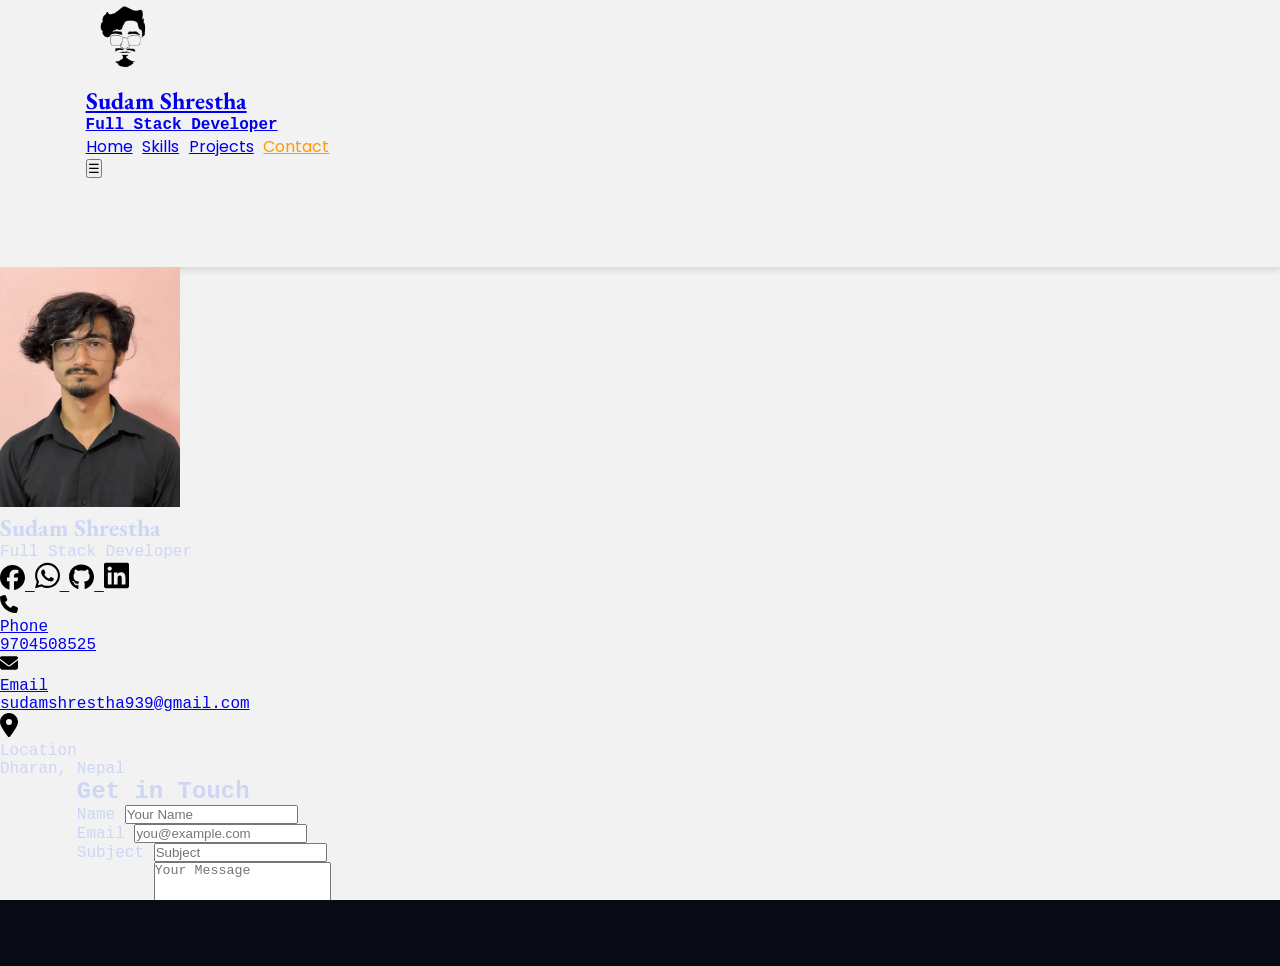
<file: contact.html>
<!DOCTYPE html>
<html lang="en">

<head>
    <meta charset="UTF-8">
    <meta name="viewport" content="width=device-width, initial-scale=1.0">
    <title>Contact Sudam Shrestha - Full Stack Developer</title>
    <meta name="description"
        content="Get in touch with Sudam Shrestha, a full stack developer specializing in PHP, Laravel, Vue.js, and Tailwind CSS.">
    <meta name="keywords"
        content="Sudam Shrestha, contact, full stack developer, PHP, Laravel, web developer, CODE IT, Dharan">
    <meta property="og:title" content="Contact Sudam Shrestha - Full Stack Developer">
    <meta property="og:description"
        content="Explore the portfolio of Sudam Shrestha, a skilled full-stack developer from Dharan, Nepal. Specializing in Laravel, PHP, Vue.js, and Tailwind CSS, showcasing projects and skills in web development.">
    <meta property="og:image" content="https://www.sudamshrestha.com.np/images/hero.webp">
    <meta property="og:type" content="website">
    <meta property="og:url" content="https://www.sudamshrestha.com.np/contact">
    <meta property="og:site_name" content="Sudam Shrestha" />
    <link rel="canonical" href="https://www.sudamshrestha.com.np/contact" />
    <meta name="language" content="English">
    <meta name="revisit-after" content="1 days">
    <meta http-equiv="Content-Type" content="text/html; charset=utf-8">
    <meta name="robots" content="index, follow">

    <script type="application/ld+json">
        {
          "@context": "https://schema.org",
          "@type": "Person",
          "name": "Sudam Shrestha",
          "url": "https://www.sudamshrestha.com.np",
          "jobTitle": "Full Stack Developer",
          "address": {
            "@type": "PostalAddress",
            "addressLocality": "Dharan",
            "addressCountry": "Nepal"
          },
          "email": "sudamshrestha939@gmail.com",
          "telephone": "+977-9704508525",
          "sameAs": [
            "https://www.facebook.com/sudam.shrestha.98/",
            "https://github.com/Sudam939",
            "https://www.linkedin.com/in/sudam-shrestha-59a15126a"
          ]
        }
        </script>

    <link rel="icon" href="./images/favicon.ico" type="image/x-icon">
    <link rel="shortcut icon" href="./images/favicon.ico" type="image/x-icon">
    <link href="./css/style.css" rel="stylesheet">
    <link rel="stylesheet" href="./css/main.css">
</head>

<body class="relative main">

    <!-- navbar starts -->
    <header class="z-50 w-full bg-[#f2f2f2] sticky top-0">
        <div class="container">
            <nav class="py-2">
                <div class="flex justify-between items-center">
                    <!-- Logo and Name -->
                    <div class="flex items-center gap-2">
                        <a class="flex gap-2 items-center justify-center text-center" href="/" aria-label="Home">
                            <img width="80" src="./images/logo.png" alt="Sudam Shrestha Logo">
                            <div>
                                <h1 class="mainfont text-lg md:text-xl lg:text-2xl font-bold">Sudam Shrestha</h1>
                                <strong class="font-semibold">Full Stack Developer</strong>
                            </div>
                        </a>
                    </div>

                    <!-- Desktop Menu -->
                    <div class="hidden md:flex gap-5 md:gap-8 lg:gap-20">
                        <a class="poppins font-semibold underline-grow" href="/" aria-label="Home">Home</a>
                        <a class="poppins font-semibold underline-grow" href="./skill" aria-label="Skills">Skills</a>
                        <a class="poppins font-semibold underline-grow" href="./project"
                            aria-label="Projects">Projects</a>
                        <a class="poppins font-semibold underline-grow active" href="./contact"
                            aria-label="Contact">Contact</a>
                    </div>

                    <!-- Mobile Menu Toggle Button -->
                    <button id="menu-toggle" class="md:hidden text-2xl" aria-label="Open Menu">
                        <span>&#9776;</span>
                    </button>
                </div>

                <!-- Drawer Menu for Mobile -->
                <div id="drawer-menu"
                    class="fixed top-0 left-0 h-full w-[250px] bg-[#F9FAFB] shadow-2xl transform -translate-x-full transition-transform duration-300 ease-in-out z-[9999]">
                    <div class="flex justify-between items-start p-5">
                        <div>
                            <h2 class="text-xl font-bold">Sudam Shrestha</h2>
                            <strong class="font-semibold">Full Stack Developer</strong>
                        </div>
                        <button id="close-menu" class="text-4xl" aria-label="Close Menu">&times;</button>
                    </div>
                    <div class="flex flex-col items-start gap-4 pl-5 mt-5">
                        <a class="poppins font-semibold" href="/" aria-label="Home">Home</a>
                        <a class="poppins font-semibold" href="./skill" aria-label="Skills">Skills</a>
                        <a class="poppins font-semibold" href="./project" aria-label="Projects">Projects</a>
                        <a class="poppins font-semibold active" href="./contact" aria-label="Contact">Contact</a>
                    </div>
                </div>
            </nav>
        </div>
    </header>
    <!-- navbar ends -->

    <main>
        <div class="w-[80%] sm:w-1/2 lg:w-[90%] m-auto py-10">
            <div class="grid grid-cols-12 gap-4 py-10">
                <!-- Side Panel -->
                <aside class="rounded-2xl hero col-span-12 h-[450px] bg-[#F9FAFB] lg:fixed w-[300px]">
                    <div class="relative">
                        <img width="180" class="absolute left-[19%] -top-44 rounded-lg shadow-2xl"
                            src="../images/hero.webp" alt="Sudam Shrestha Profile Picture">
                        <h1 class="mt-[150px] text-center mainfont text-2xl">Sudam Shrestha</h1>
                        <p class="text-center font-sans font-extralight text-sm text-black">Full Stack Developer</p>
                        <div class="flex gap-4 pt-4 pl-16">
                            <a target="_blank" href="https://www.facebook.com/sudam.shrestha.98/" aria-label="Facebook">
                                <img src="../images/facebook.svg" width="25" alt="Facebook Icon">
                            </a>
                            <a target="_blank" href="https://wa.me/9704508525" aria-label="WhatsApp">
                                <img src="../images/whatsapp.svg" width="25" alt="WhatsApp Icon">
                            </a>
                            <a target="_blank" href="https://github.com/Sudam939" aria-label="GitHub">
                                <img src="../images/github.svg" width="25" alt="GitHub Icon">
                            </a>
                            <a target="_blank" href="https://www.linkedin.com/in/sudam-shrestha-59a15126a"
                                aria-label="LinkedIn">
                                <img src="../images/linkedin.svg" width="25" alt="LinkedIn Icon">
                            </a>
                        </div>

                        <div class="pt-5 pl-8">
                            <div class="flex items-center gap-2 py-2">
                                <a href="tel:9704508525" class="flex items-center gap-2" aria-label="Phone">
                                    <img width="18" src="../images/phone.svg" alt="Phone Icon">
                                    <div>
                                        <p class="text-xs text-gray-500">Phone</p>
                                        <p class="font-semibold text-md">9704508525</p>
                                    </div>
                                </a>
                            </div>

                            <div class="flex items-center gap-2">
                                <a href="mailto:sudamshrestha939@gmail.com" class="flex items-center gap-2"
                                    aria-label="Email">
                                    <img width="18" src="../images/envelope.svg" alt="Email Icon">
                                    <div>
                                        <p class="text-xs text-gray-500">Email</p>
                                        <p class="font-semibold w-1/2 text-md">sudamshrestha939@gmail.com</p>
                                    </div>
                                </a>
                            </div>

                            <div class="flex items-center gap-2 py-2">
                                <div class="flex items-center gap-2">
                                    <img width="18" src="../images/location.svg" alt="Location Icon">
                                    <div>
                                        <p class="text-xs text-gray-500">Location</p>
                                        <p class="font-semibold text-md">Dharan, Nepal</p>
                                    </div>
                                </div>
                            </div>
                        </div>
                    </div>
                </aside>
            </div>
        </div>

        <section>
            <div class="container">
                <div class="lg:pl-[400px] -mt-[70px]">
                    <div class="flex items-center justify-center">
                        <div class="p-10 rounded-lg shadow-lg max-w-5xl w-full">
                            <div class="flex flex-col md:flex-row items-start">
                                <!-- Contact Form Section -->
                                <div class="flex-grow">
                                    <h2 class="text-3xl font-bold text-gray-900 mb-6">Get in Touch</h2>
                                    <form action="https://formsubmit.co/sudamshrestha939@gmail.com" method="POST">
                                        <input type="hidden" name="_captcha" value="false">
                                        <div class="grid grid-cols-1 md:grid-cols-2 gap-6">
                                            <div>
                                                <label for="name" class="text-sm font-medium text-gray-700">Name</label>
                                                <input type="text" name="name" id="name" required
                                                    class="mt-1 w-full px-3 py-2 border border-gray-300 rounded-md shadow-sm focus:ring-yellow-500 focus:border-yellow-500"
                                                    autocomplete="name" placeholder="Your Name">
                                            </div>
                                            <div>
                                                <label for="email"
                                                    class="text-sm font-medium text-gray-700">Email</label>
                                                <input type="email" name="email" id="email" required
                                                    class="mt-1 w-full px-3 py-2 border border-gray-300 rounded-md shadow-sm focus:ring-yellow-500 focus:border-yellow-500"
                                                    autocomplete="email" placeholder="you@example.com">
                                            </div>
                                        </div>
                                        <div class="mt-6">
                                            <label for="subject"
                                                class="text-sm font-medium text-gray-700">Subject</label>
                                            <input type="text" name="subject" id="subject" required
                                                class="mt-1 w-full px-3 py-2 border border-gray-300 rounded-md shadow-sm focus:ring-yellow-500 focus:border-yellow-500"
                                                autocomplete="subject" placeholder="Subject">
                                        </div>
                                        <div class="mt-6">
                                            <label for="message"
                                                class="text-sm font-medium text-gray-700">Message</label>
                                            <textarea name="message" id="message" rows="4" required
                                                class="mt-1 w-full px-3 py-2 border border-gray-300 rounded-md shadow-sm focus:ring-yellow-500 focus:border-yellow-500"
                                                placeholder="Your Message"></textarea>
                                        </div>
                                        <div class="mt-6">
                                            <button type="submit"
                                                class="bg-yellow-500 text-white px-6 py-2 rounded-full font-bold hover:bg-yellow-600">Send
                                                Message</button>
                                        </div>
                                    </form>
                                </div>
                            </div>
                        </div>
                    </div>
                </div>
            </div>
        </section>
    </main>

    <footer class="pt-8">
        <div class="relative flex justify-center items-center">
            <div class="absolute top-0 left-0 text-center w-full py-4 text-xs text-gray-600">
                <p>Designed and Developed by <strong>Sudam Shrestha</strong></p>
            </div>
        </div>
    </footer>

    <script src="./js/script.js"></script>
</body>

</html>
</file>
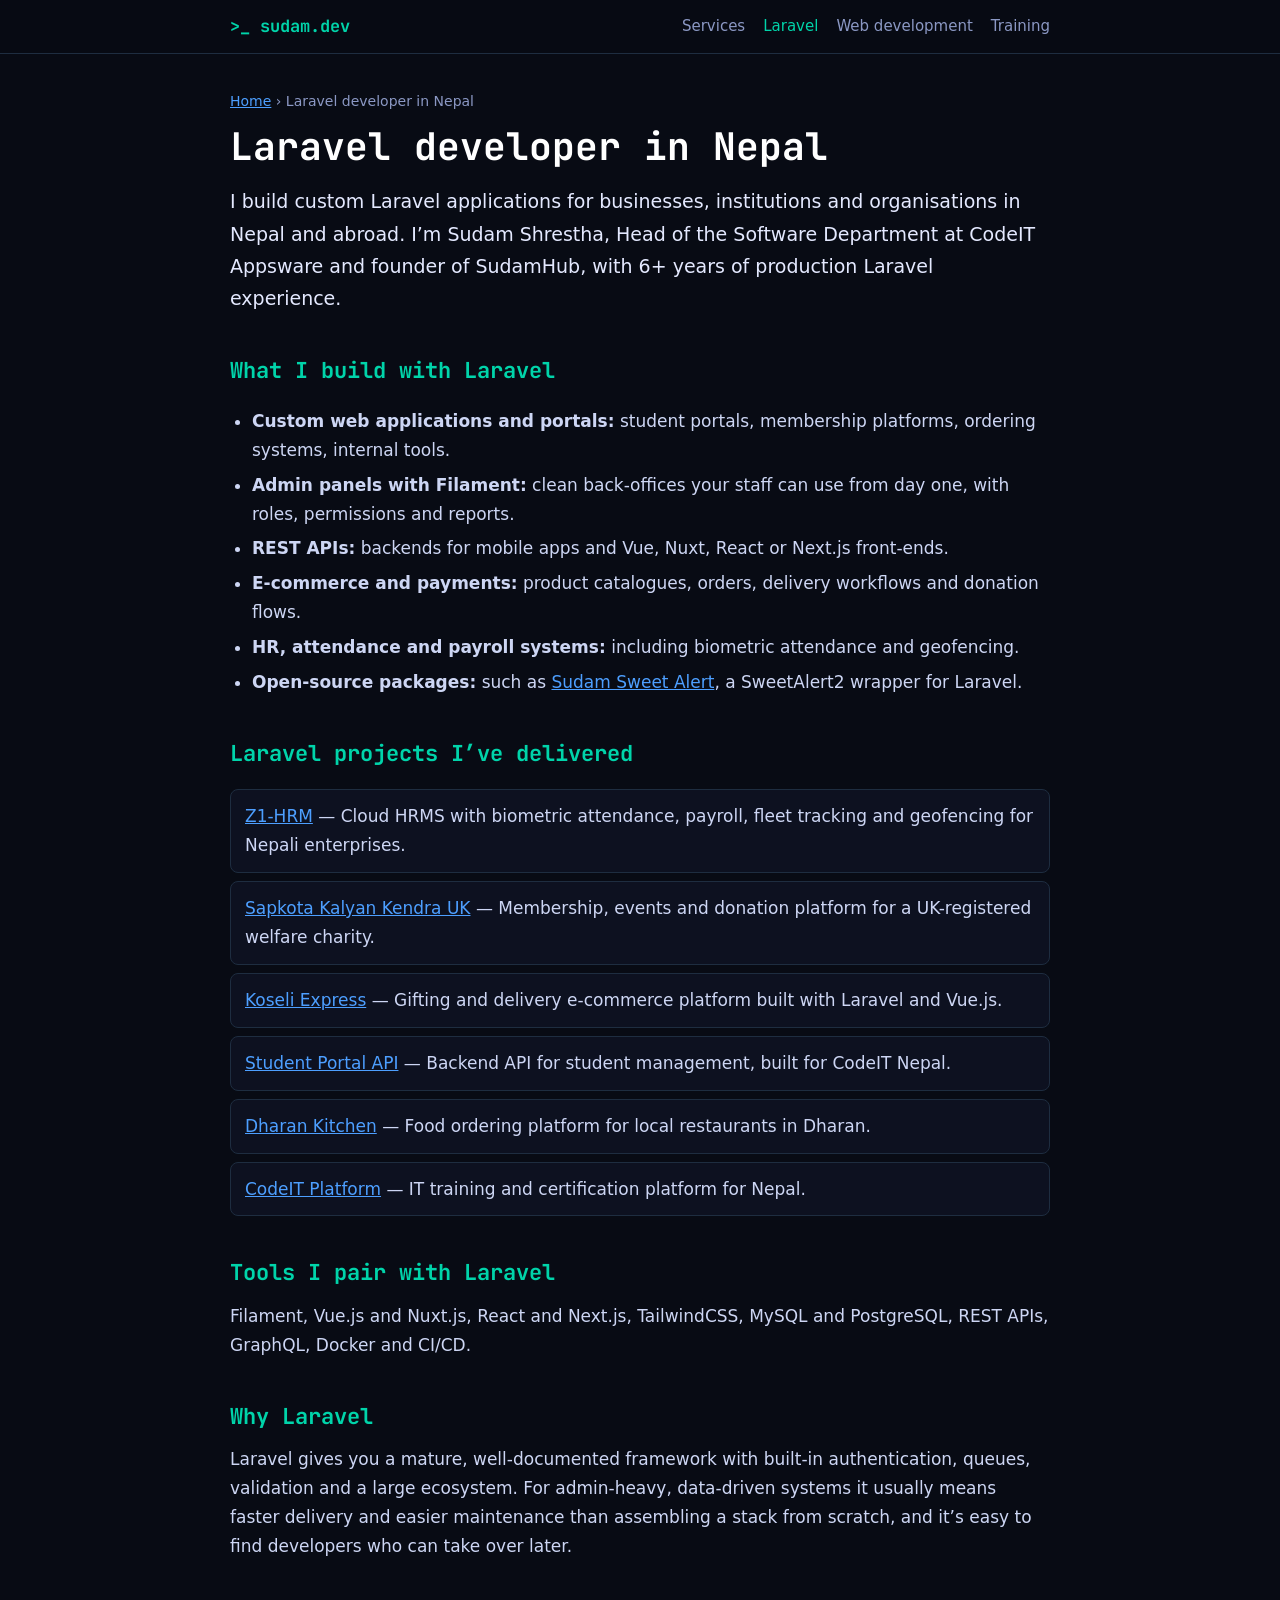
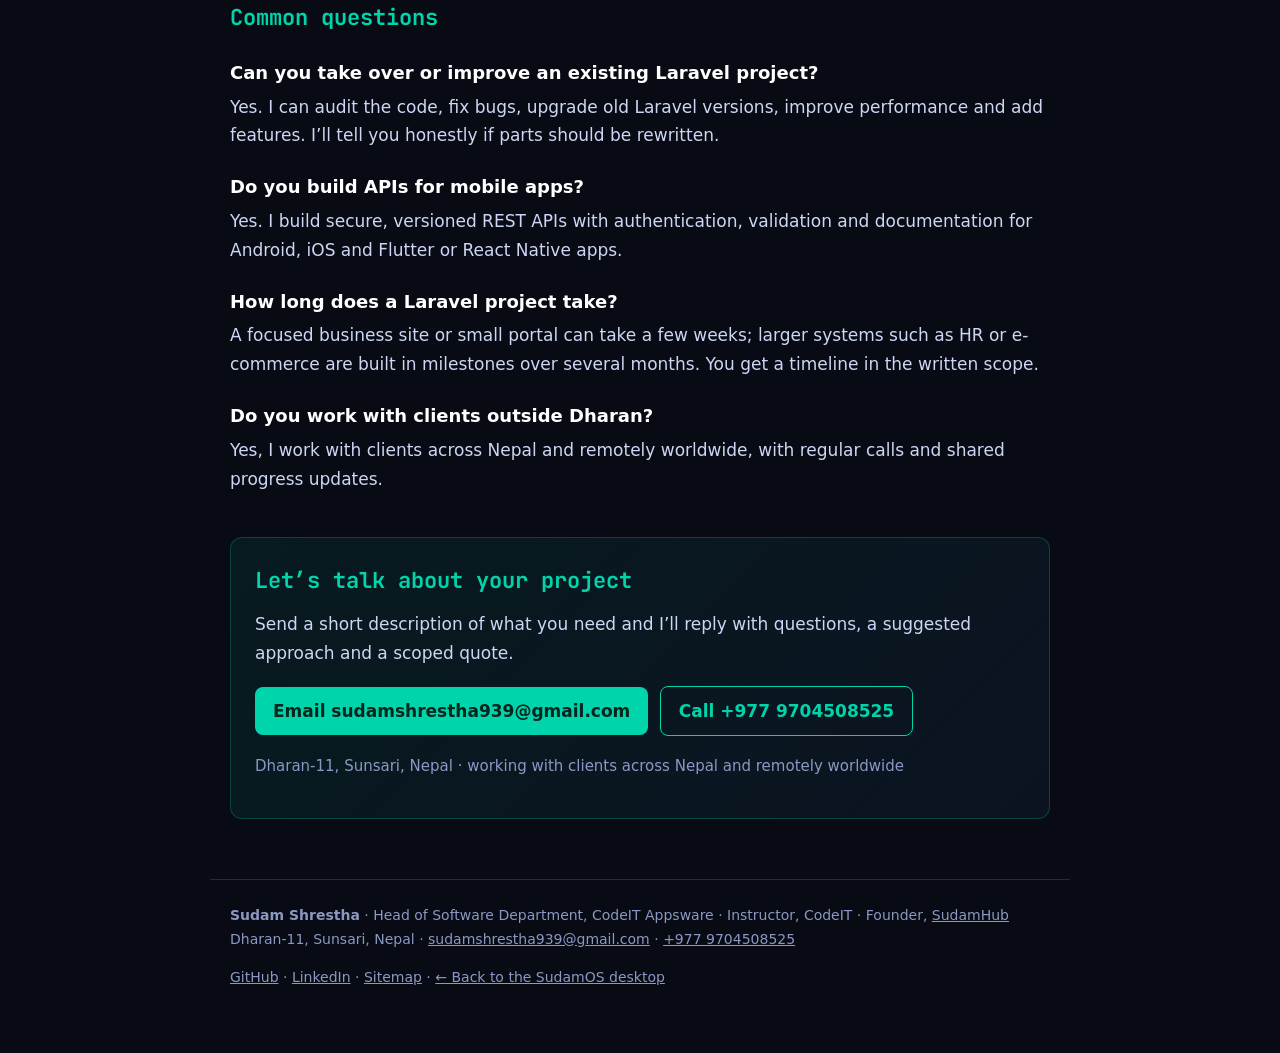
<file: laravel-developer-nepal.html>
<!DOCTYPE html>
<html lang="en">
<head>
<meta charset="UTF-8">
<meta name="viewport" content="width=device-width, initial-scale=1">
<title>Laravel Developer in Nepal | Sudam Shrestha, Dharan</title>
<meta name="description" content="Hire a Laravel developer in Nepal. Custom Laravel web apps, REST APIs and Filament admin panels by Sudam Shrestha, Head of Software at CodeIT Appsware. Based in Dharan, working worldwide.">
<meta name="author" content="Sudam Shrestha">
<meta name="robots" content="index, follow, max-image-preview:large">
<link rel="canonical" href="https://www.sudamshrestha.com.np/laravel-developer-nepal.html">
<meta name="theme-color" content="#00d4aa">
<meta property="og:type" content="website">
<meta property="og:title" content="Laravel Developer in Nepal | Sudam Shrestha, Dharan">
<meta property="og:description" content="Hire a Laravel developer in Nepal. Custom Laravel web apps, REST APIs and Filament admin panels by Sudam Shrestha, Head of Software at CodeIT Appsware. Based in Dharan, working worldwide.">
<meta property="og:url" content="https://www.sudamshrestha.com.np/laravel-developer-nepal.html">
<meta property="og:image" content="https://www.sudamshrestha.com.np/images/profile.png">
<meta name="twitter:card" content="summary_large_image">
<link rel="icon" href="/favicon_io/favicon.ico">
<link rel="preconnect" href="https://fonts.googleapis.com"><link rel="preconnect" href="https://fonts.gstatic.com" crossorigin>
<link href="https://fonts.googleapis.com/css2?family=JetBrains+Mono:wght@500;700&display=swap" rel="stylesheet">
<style>
:root{--bg:#080b14;--surface:#0d1120;--border:#1e2d40;--cyan:#00d4aa;--blue:#4d9fff;--text:#cdd6f4;--dim:#8b98c4}
*{box-sizing:border-box}html{scroll-behavior:smooth}
body{margin:0;background:var(--bg);color:var(--text);font:17px/1.7 system-ui,-apple-system,"Segoe UI",Roboto,sans-serif}
a{color:var(--blue)}a:hover{color:var(--cyan)}
header.top{position:sticky;top:0;background:rgba(8,11,20,.94);backdrop-filter:blur(10px);border-bottom:1px solid var(--border);z-index:10}
header.top .in{max-width:860px;margin:0 auto;padding:12px 20px;display:flex;flex-wrap:wrap;gap:6px 18px;align-items:center}
header.top .brand{font-family:'JetBrains Mono',monospace;font-weight:700;color:var(--cyan);text-decoration:none;margin-right:auto}
header.top a.nl{color:var(--dim);text-decoration:none;font-size:15px}header.top a.nl:hover,header.top a.nl.on{color:var(--cyan)}
main{max-width:860px;margin:0 auto;padding:36px 20px 20px}
h1{font-family:'JetBrains Mono',monospace;font-size:clamp(26px,5vw,38px);line-height:1.2;color:#fff;margin:0 0 16px}
h2{font-family:'JetBrains Mono',monospace;font-size:22px;color:var(--cyan);margin:38px 0 10px}
h3{font-size:18px;color:#fff;margin:22px 0 4px}
p{margin:0 0 14px}.lead{font-size:19px;color:#e4e9ff}.muted{color:var(--dim);font-size:15px}
ul,ol{padding-left:22px}li{margin:6px 0}
.plist{list-style:none;padding:0}.plist li{background:var(--surface);border:1px solid var(--border);border-radius:8px;padding:12px 14px;margin:8px 0}
.cta{margin:44px 0 10px;padding:24px;background:linear-gradient(135deg,rgba(0,212,170,.08),rgba(77,159,255,.06));border:1px solid rgba(0,212,170,.25);border-radius:12px}
.cta h2{margin-top:0}
.btn{display:inline-block;background:var(--cyan);color:#06251f;font-weight:700;text-decoration:none;padding:10px 18px;border-radius:8px;margin:4px 6px 4px 0}
.btn.alt{background:transparent;color:var(--cyan);border:1px solid var(--cyan)}
footer{max-width:860px;margin:30px auto 0;padding:24px 20px 50px;border-top:1px solid var(--border);color:var(--dim);font-size:14px}
footer a{color:var(--dim)}
.crumbs{font-size:14px;color:var(--dim);margin-bottom:10px}
</style>
<script type="application/ld+json">{"@context": "https://schema.org", "@graph": [{"@type": "WebPage", "@id": "https://www.sudamshrestha.com.np/laravel-developer-nepal.html#webpage", "url": "https://www.sudamshrestha.com.np/laravel-developer-nepal.html", "name": "Laravel Developer in Nepal | Sudam Shrestha, Dharan", "description": "Hire a Laravel developer in Nepal. Custom Laravel web apps, REST APIs and Filament admin panels by Sudam Shrestha, Head of Software at CodeIT Appsware. Based in Dharan, working worldwide.", "isPartOf": {"@id": "https://www.sudamshrestha.com.np/#website"}, "about": {"@id": "https://www.sudamshrestha.com.np/#person"}}, {"@type": "BreadcrumbList", "itemListElement": [{"@type": "ListItem", "position": 1, "name": "Home", "item": "https://www.sudamshrestha.com.np/"}, {"@type": "ListItem", "position": 2, "name": "Services", "item": "https://www.sudamshrestha.com.np/services.html"}, {"@type": "ListItem", "position": 3, "name": "Laravel developer in Nepal", "item": "https://www.sudamshrestha.com.np/laravel-developer-nepal.html"}]}, {"@type": "Service", "name": "Laravel developer in Nepal", "serviceType": "Laravel developer in Nepal", "provider": {"@id": "https://www.sudamshrestha.com.np/#person"}, "url": "https://www.sudamshrestha.com.np/laravel-developer-nepal.html", "areaServed": [{"@type": "Country", "name": "Nepal"}, {"@type": "City", "name": "Dharan"}]}]}</script>
</head>
<body>
<header class="top"><div class="in">
<a class="brand" href="/">&gt;_ sudam.dev</a>
<a class="nl" href="/services.html">Services</a>
<a class="nl on" href="/laravel-developer-nepal.html">Laravel</a>
<a class="nl" href="/web-developer-nepal.html">Web development</a>
<a class="nl" href="/python-laravel-training-dharan.html">Training</a>
</div></header>
<main>
<div class="crumbs"><a href="/">Home</a> &rsaquo; Laravel developer in Nepal</div>
<h1>Laravel developer in Nepal</h1>

<p class="lead">I build custom Laravel applications for businesses, institutions and organisations in Nepal and abroad. I&rsquo;m Sudam Shrestha, Head of the Software Department at CodeIT Appsware and founder of SudamHub, with 6+ years of production Laravel experience.</p>

<h2>What I build with Laravel</h2>
<ul>
<li><strong>Custom web applications and portals:</strong> student portals, membership platforms, ordering systems, internal tools.</li>
<li><strong>Admin panels with Filament:</strong> clean back-offices your staff can use from day one, with roles, permissions and reports.</li>
<li><strong>REST APIs:</strong> backends for mobile apps and Vue, Nuxt, React or Next.js front-ends.</li>
<li><strong>E-commerce and payments:</strong> product catalogues, orders, delivery workflows and donation flows.</li>
<li><strong>HR, attendance and payroll systems:</strong> including biometric attendance and geofencing.</li>
<li><strong>Open-source packages:</strong> such as <a href="https://sudamhub.com/project/sudam-sweet-alert-laravel-package" target="_blank" rel="noopener">Sudam Sweet Alert</a>, a SweetAlert2 wrapper for Laravel.</li>
</ul>

<h2>Laravel projects I&rsquo;ve delivered</h2>
<ul class='plist'><li><a href="https://hrm.z1nepal.com/" target="_blank" rel="noopener">Z1-HRM</a> &mdash; Cloud HRMS with biometric attendance, payroll, fleet tracking and geofencing for Nepali enterprises.</li><li><a href="https://sapkotakalyankendra.uk/" target="_blank" rel="noopener">Sapkota Kalyan Kendra UK</a> &mdash; Membership, events and donation platform for a UK-registered welfare charity.</li><li><a href="https://sudamhub.com/project/koseli-express" target="_blank" rel="noopener">Koseli Express</a> &mdash; Gifting and delivery e-commerce platform built with Laravel and Vue.js.</li><li><a href="https://sudamhub.com/project/student-portal-api" target="_blank" rel="noopener">Student Portal API</a> &mdash; Backend API for student management, built for CodeIT Nepal.</li><li><a href="https://sudamhub.com/project/dharan-kitchen" target="_blank" rel="noopener">Dharan Kitchen</a> &mdash; Food ordering platform for local restaurants in Dharan.</li><li><a href="https://sudamhub.com/project/code-it" target="_blank" rel="noopener">CodeIT Platform</a> &mdash; IT training and certification platform for Nepal.</li></ul>
<h2>Tools I pair with Laravel</h2>
<p>Filament, Vue.js and Nuxt.js, React and Next.js, TailwindCSS, MySQL and PostgreSQL, REST APIs, GraphQL, Docker and CI/CD.</p>

<h2>Why Laravel</h2>
<p>Laravel gives you a mature, well-documented framework with built-in authentication, queues, validation and a large ecosystem. For admin-heavy, data-driven systems it usually means faster delivery and easier maintenance than assembling a stack from scratch, and it&rsquo;s easy to find developers who can take over later.</p>

<h2>Common questions</h2>
<h3>Can you take over or improve an existing Laravel project?</h3><p>Yes. I can audit the code, fix bugs, upgrade old Laravel versions, improve performance and add features. I&rsquo;ll tell you honestly if parts should be rewritten.</p><h3>Do you build APIs for mobile apps?</h3><p>Yes. I build secure, versioned REST APIs with authentication, validation and documentation for Android, iOS and Flutter or React Native apps.</p><h3>How long does a Laravel project take?</h3><p>A focused business site or small portal can take a few weeks; larger systems such as HR or e-commerce are built in milestones over several months. You get a timeline in the written scope.</p><h3>Do you work with clients outside Dharan?</h3><p>Yes, I work with clients across Nepal and remotely worldwide, with regular calls and shared progress updates.</p><div class="cta"><h2>Let&rsquo;s talk about your project</h2>
<p>Send a short description of what you need and I&rsquo;ll reply with questions, a suggested approach and a scoped quote.</p>
<p><a class="btn" href="mailto:sudamshrestha939@gmail.com">Email sudamshrestha939@gmail.com</a> <a class="btn alt" href="tel:+9779704508525">Call +977 9704508525</a></p>
<p class="muted">Dharan-11, Sunsari, Nepal &middot; working with clients across Nepal and remotely worldwide</p></div>
</main>
<footer>
<p><strong>Sudam Shrestha</strong> &middot; Head of Software Department, CodeIT Appsware &middot; Instructor, CodeIT &middot; Founder, <a href="https://sudamhub.com/">SudamHub</a><br>
Dharan-11, Sunsari, Nepal &middot; <a href="mailto:sudamshrestha939@gmail.com">sudamshrestha939@gmail.com</a> &middot; <a href="tel:+9779704508525">+977 9704508525</a></p>
<p><a href="https://github.com/sudamshrestha">GitHub</a> &middot; <a href="https://linkedin.com/in/sudamshrestha">LinkedIn</a> &middot; <a href="/sitemap.html">Sitemap</a> &middot; <a href="/">&larr; Back to the SudamOS desktop</a></p>
</footer>
</body>
</html>
</file>
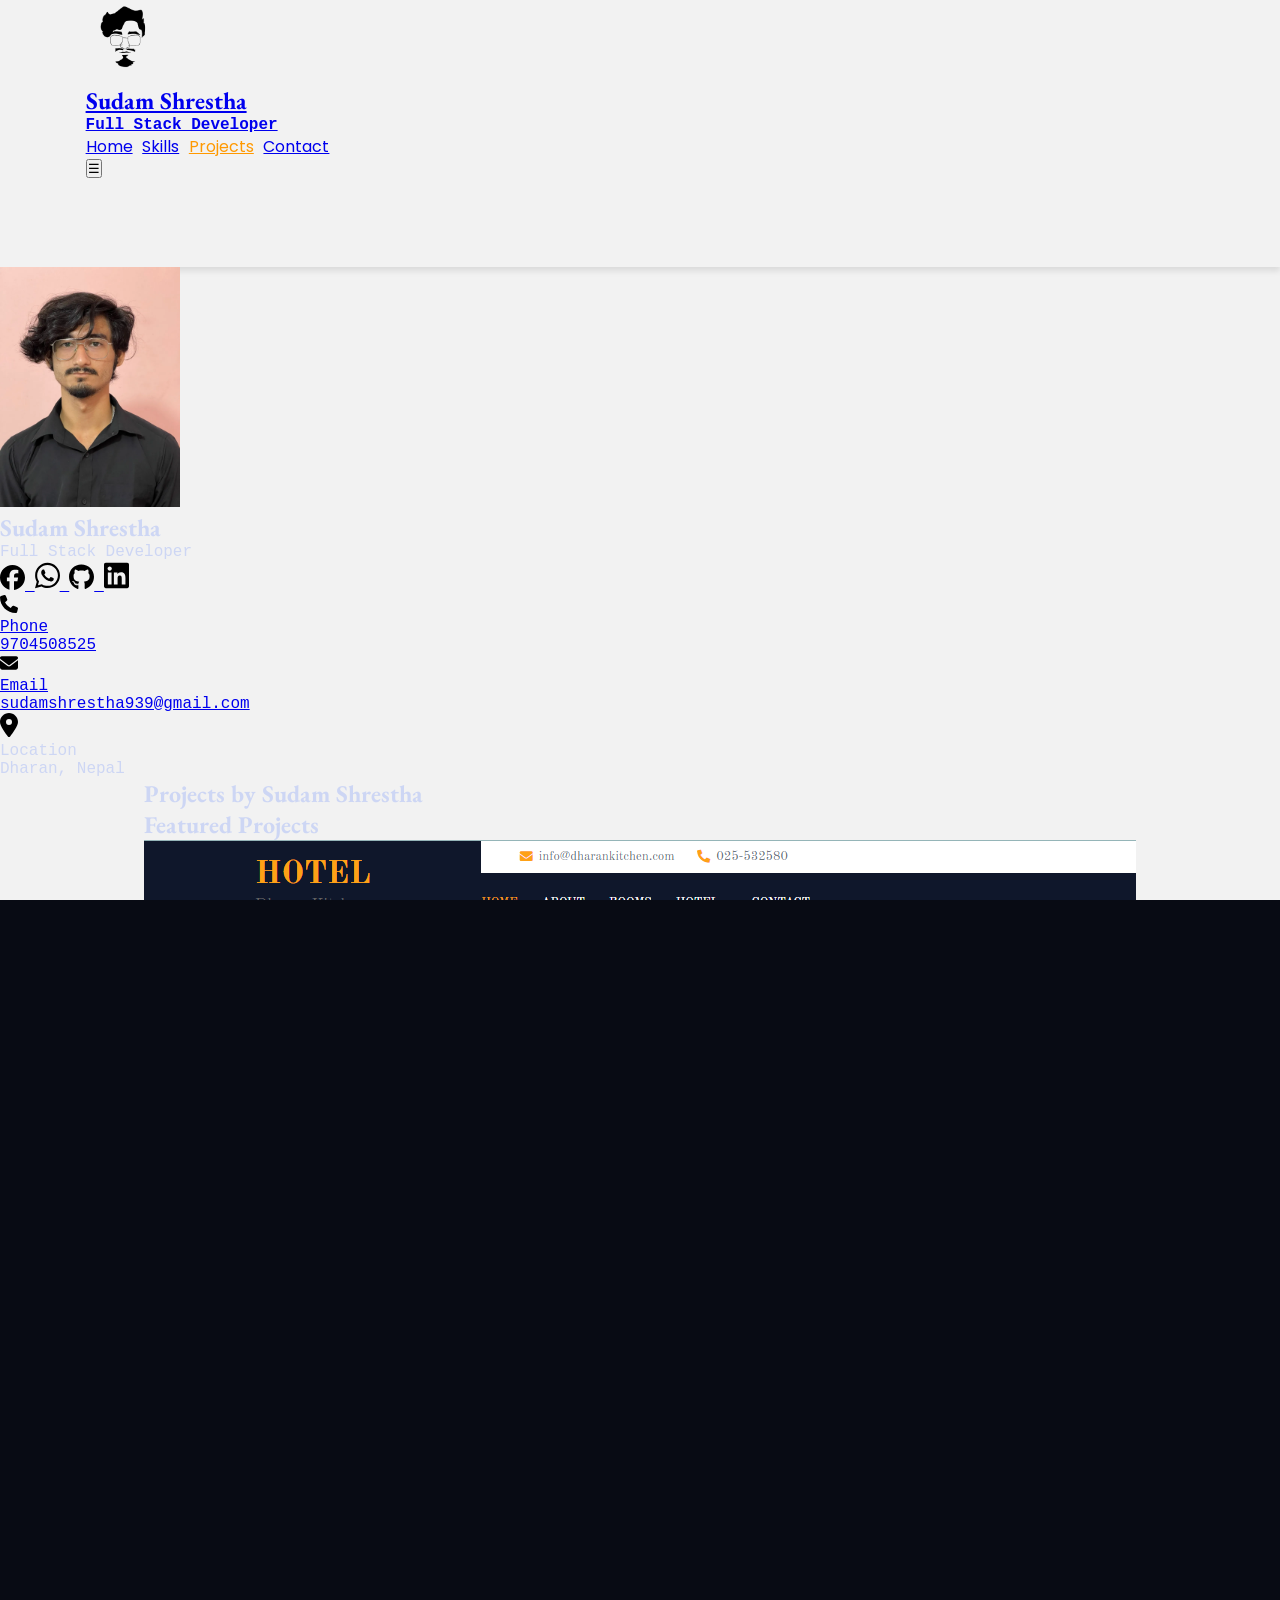
<file: project.html>
<!DOCTYPE html>
<html lang="en">

<head>
    <meta charset="UTF-8">
    <meta name="viewport" content="width=device-width, initial-scale=1.0">
    <title>Sudam Shrestha - Projects</title>
    <title>Sudam Shrestha - Web Development Projects</title>
    <meta name="description"
        content="Explore Sudam Shrestha's web development projects including work in PHP, Laravel, Vue.js, Tailwind CSS, and more.">
    <meta name="keywords"
        content="Sudam Shrestha, web development projects, PHP, Laravel, Vue.js, Tailwind CSS, full stack development">
    <meta property="og:title" content="Sudam Shrestha - Web Development Projects">
    <meta property="og:description"
        content="Explore the projects developed by Sudam Shrestha, showcasing expertise in PHP, Laravel, and other web technologies.">
    <meta property="og:url" content="https://www.sudamshrestha.com.np/project">
    <meta property="og:type" content="website">
    <meta property="og:site_name" content="Sudam Shrestha" />
    <link rel="canonical" href="https://www.sudamshrestha.com.np/project">
    <meta name="language" content="English">
    <meta name="revisit-after" content="1 days">
    <meta http-equiv="Content-Type" content="text/html; charset=utf-8">
    <meta name="robots" content="index, follow">

    <script type="application/ld+json">
        {
          "@context": "https://schema.org",
          "@type": "CreativeWork",
          "name": "Sudam Shrestha's Web Development Projects",
          "creator": {
            "@type": "Person",
            "name": "Sudam Shrestha"
          },
          "description": "Explore web development projects by Sudam Shrestha, showcasing expertise in PHP, Laravel, Vue.js, and more.",
          "url": "https://www.sudamshrestha.com.np/project"
        }
    </script>

    <link rel="icon" href="./images/favicon.ico" type="image/x-icon">
    <link rel="shortcut icon" href="./images/favicon.ico" type="image/x-icon">
    <link href="./css/style.css" rel="stylesheet">
    <link rel="stylesheet" href="./css/main.css">
    <link rel="stylesheet" href="./fontawesome/css/all.min.css">

</head>

<body class="relative main">

    <!-- navbar starts -->
    <header class="z-50 w-full bg-[#f2f2f2] sticky top-0">
        <div class="container">
            <nav class="py-2">
                <div class="flex justify-between items-center">
                    <!-- Logo and Name -->
                    <div class="flex items-center gap-2">
                        <a class="flex gap-2 items-center justify-center text-center" href="/" aria-label="Home">
                            <img loading="lazy" width="80" src="./images/logo.png" alt="Sudam Shrestha Logo">
                            <div>
                                <h1 class="mainfont text-lg md:text-xl lg:text-2xl font-bold">Sudam Shrestha</h1>
                                <strong class="font-semibold">Full Stack Developer</strong>
                            </div>
                        </a>
                    </div>

                    <!-- Desktop Menu -->
                    <div class="hidden md:flex gap-5 md:gap-8 lg:gap-20">
                        <a class="poppins font-semibold underline-grow" href="/" aria-label="Home">Home</a>
                        <a class="poppins font-semibold underline-grow" href="./skill" aria-label="Skills">Skills</a>
                        <a class="poppins font-semibold underline-grow active" href="./project"
                            aria-label="Projects">Projects</a>
                        <a class="poppins font-semibold underline-grow" href="./contact"
                            aria-label="Contact">Contact</a>
                    </div>

                    <!-- Mobile Menu Toggle Button -->
                    <button id="menu-toggle" class="md:hidden text-2xl" aria-label="Open Menu">
                        <span>&#9776;</span>
                    </button>
                </div>

                <!-- Drawer Menu for Mobile -->
                <div id="drawer-menu"
                    class="fixed top-0 left-0 h-full w-[250px] bg-[#F9FAFB] shadow-2xl transform -translate-x-full transition-transform duration-300 ease-in-out z-[9999]">
                    <div class="flex justify-between items-start p-5">
                        <div>
                            <h2 class="text-xl font-bold">Sudam Shrestha</h2>
                            <strong class="font-semibold">Full Stack Developer</strong>
                        </div>
                        <button id="close-menu" class="text-4xl" aria-label="Close Menu">&times;</button>
                    </div>
                    <div class="flex flex-col items-start gap-4 pl-5 mt-5">
                        <a class="poppins font-semibold" href="/" aria-label="Home">Home</a>
                        <a class="poppins font-semibold" href="./skill" aria-label="Skills">Skills</a>
                        <a class="poppins font-semibold active" href="./project" aria-label="Projects">Projects</a>
                        <a class="poppins font-semibold" href="./contact" aria-label="Contact">Contact</a>
                    </div>
                </div>
            </nav>
        </div>
    </header>
    <!-- navbar ends -->

    <main>
        <div class="w-[80%] sm:w-1/2 lg:w-[90%] m-auto py-10">
            <div class="grid grid-cols-12 gap-4 py-10">
                <!-- Side Panel -->
                <aside class="rounded-2xl hero col-span-12 h-[450px] bg-[#F9FAFB] lg:fixed w-[300px]">
                    <div class="relative">
                        <img loading="lazy" width="180" class="absolute left-[19%] -top-44 rounded-lg shadow-2xl"
                            src="../images/hero.webp" alt="Sudam Shrestha Profile Picture">
                        <h1 class="mt-[150px] text-center mainfont text-2xl">Sudam Shrestha</h1>
                        <p class="text-center font-sans font-extralight text-sm text-black">Full Stack Developer</p>
                        <div class="flex gap-4 pt-4 pl-16">
                            <a target="_blank" href="https://www.facebook.com/sudam.shrestha.98/" aria-label="Facebook">
                                <img loading="lazy" src="../images/facebook.svg" width="25" alt="Facebook Icon">
                            </a>
                            <a target="_blank" href="https://wa.me/9704508525" aria-label="WhatsApp">
                                <img loading="lazy" src="../images/whatsapp.svg" width="25" alt="WhatsApp Icon">
                            </a>
                            <a target="_blank" href="https://github.com/Sudam939" aria-label="GitHub">
                                <img loading="lazy" src="../images/github.svg" width="25" alt="GitHub Icon">
                            </a>
                            <a target="_blank" href="https://www.linkedin.com/in/sudam-shrestha-59a15126a"
                                aria-label="LinkedIn">
                                <img loading="lazy" src="../images/linkedin.svg" width="25" alt="LinkedIn Icon">
                            </a>
                        </div>

                        <div class="pt-5 pl-8">
                            <div class="flex items-center gap-2 py-2">
                                <a href="tel:9704508525" class="flex items-center gap-2" aria-label="Phone">
                                    <img loading="lazy" width="18" src="../images/phone.svg" alt="Phone Icon">
                                    <div>
                                        <p class="text-xs text-gray-500">Phone</p>
                                        <p class="font-semibold text-md">9704508525</p>
                                    </div>
                                </a>
                            </div>

                            <div class="flex items-center gap-2">
                                <a href="mailto:sudamshrestha939@gmail.com" class="flex items-center gap-2"
                                    aria-label="Email">
                                    <img loading="lazy" width="18" src="../images/envelope.svg" alt="Email Icon">
                                    <div>
                                        <p class="text-xs text-gray-500">Email</p>
                                        <p class="font-semibold w-1/2 text-md">sudamshrestha939@gmail.com</p>
                                    </div>
                                </a>
                            </div>

                            <div class="flex items-center gap-2 py-2">
                                <div class="flex items-center gap-2">
                                    <img loading="lazy" width="18" src="../images/location.svg" alt="Location Icon">
                                    <div>
                                        <p class="text-xs text-gray-500">Location</p>
                                        <p class="font-semibold text-md">Dharan, Nepal</p>
                                    </div>
                                </div>
                            </div>
                        </div>
                    </div>
                </aside>
            </div>
        </div>


        <section>
            <div class="container">
                <div class="lg:pl-[400px] -mt-[70px]">
                    <div class="lg:flex items-center justify-center">
                        <div class="rounded-lg shadow-lg pb-10 w-full">
                            <div class="container mx-auto">
                                <h1 class="mainfont text-3xl  font-bold text-gray-900">Projects by Sudam Shrestha</h1>
                                <h2 class="mainfont text-xl font-bold text-gray-900 mb-6">Featured Projects</h2>
                                <div class="grid grid-cols-1 md:grid-cols-2 gap-8">
                                    <!-- Project 1 -->
                                    <div class="gallery__item">
                                        <a href="https://dharankitchen.com/" target="_blank">
                                            <img loading="lazy" src="/images/projects/dharankitchen.png"
                                                alt="Dharan Kitchen" class="w-full h-full object-cover rounded-t-lg">
                                            <i class="fa-solid fa-link gallery__icon"></i>

                                        </a>
                                        <h1 class="text-center poppins font-semibold gallery__title">
                                            Dharan Kitchen</h1>
                                    </div>
                                    <!-- Project 2 -->
                                    <div class="gallery__item">
                                        <a href="https://ankitbothra.com/" target="_blank">
                                            <img loading="lazy" src="/images/projects/ankitbro.png" alt="ankitbothra"
                                                class="w-full h-full object-cover rounded-t-lg">
                                            <i class="fa-solid fa-link gallery__icon"></i>

                                        </a>
                                        <h1 class="text-center poppins font-semibold gallery__title">
                                            Ankit Brother & Co.</h1>
                                    </div>
                                    <!-- Project 3 -->
                                    <div class="gallery__item">
                                        <a href="https://www.cctdharan.edu.np/" target="_blank">
                                            <img loading="lazy" src="/images/projects/cct.png"
                                                alt="Central Campus of Technology"
                                                class="w-full h-full object-cover rounded-t-lg">
                                            <i class="fa-solid fa-link gallery__icon"></i>

                                        </a>
                                        <h1 class="text-center poppins font-semibold gallery__title">
                                            CCT Dharan</h1>
                                    </div>
                                    <!-- Project 4 -->
                                    <div class="gallery__item">
                                        <a href="https://codeit.com.np/" target="_blank">
                                            <img loading="lazy" src="/images/projects/codeit.png" alt="CodeIT"
                                                class="w-full h-full object-cover rounded-t-lg">
                                            <i class="fa-solid fa-link gallery__icon"></i>

                                        </a>
                                        <h1 class="text-center poppins font-semibold gallery__title">
                                            CodeIt</h1>
                                    </div>
                                    <!-- Project 5 -->
                                    <div class="gallery__item">
                                        <a href="https://floor.com.np/" target="_blank">
                                            <img loading="lazy" src="/images/projects/floor.png" alt="Floor Digital"
                                                class="w-full h-full object-cover rounded-t-lg">
                                            <i class="fa-solid fa-link gallery__icon"></i>

                                        </a>
                                        <h1 class="text-center poppins font-semibold gallery__title">
                                            Floor
                                            Digital
                                        </h1>
                                    </div>
                                    <!-- Project 6 -->
                                    <div class="gallery__item">
                                        <a href="https://homelinkservice.com/" target="_blank">
                                            <img loading="lazy" src="/images/projects/homelink.png"
                                                alt="Home Link Services"
                                                class="w-full h-full object-cover rounded-t-lg">
                                            <i class="fa-solid fa-link gallery__icon"></i>

                                        </a>
                                        <h1 class="text-center poppins font-semibold gallery__title">
                                            Home
                                            Link Services</h1>
                                    </div>
                                    <!-- Project 7 -->
                                    <div class="gallery__item">
                                        <a href="https://jawaaf.com/" target="_blank">
                                            <img loading="lazy" src="/images/projects/jawaf.png" alt="Jawaaf News"
                                                class="w-full h-full object-cover rounded-t-lg">
                                            <i class="fa-solid fa-link gallery__icon"></i>

                                        </a>
                                        <h1 class="text-center poppins font-semibold gallery__title">
                                            Jawaaf News
                                        </h1>
                                    </div>
                                    <!-- Project 8 -->
                                    <div class="gallery__item">
                                        <a href="https://www.dmcdharan.com/" target="_blank">
                                            <img loading="lazy" src="/images/projects/nast.png" alt="NAAST"
                                                class="w-full h-full object-cover rounded-t-lg">
                                            <i class="fa-solid fa-link gallery__icon"></i>

                                        </a>
                                        <h1 class="text-center poppins font-semibold gallery__title">
                                            NAAST
                                        </h1>
                                    </div>
                                    <!-- Project 9 -->
                                    <div class="gallery__item">
                                        <a href="https://www.nbkhukuri.com/" target="_blank">
                                            <img loading="lazy" src="/images/projects/nbkhukuri.png" alt="NB Khukuri"
                                                class="w-full h-full object-cover rounded-t-lg">
                                            <i class="fa-solid fa-link gallery__icon"></i>

                                        </a>
                                        <h1 class="text-center poppins font-semibold gallery__title">
                                            Nb
                                            Khukuri</h1>
                                    </div>
                                </div>
                            </div>
                        </div>
                    </div>
                </div>
            </div>
        </section>
    </main>

    <footer class="pt-8">
        <div class="relative flex justify-center items-center">
            <div class="absolute top-0 left-0 text-center w-full py-4 text-xs text-gray-600">
                <p>Designed and Developed by <strong>Sudam Shrestha</strong></p>
            </div>
        </div>
    </footer>
    <script src="./js/script.js"></script>
</body>

</html>
</file>
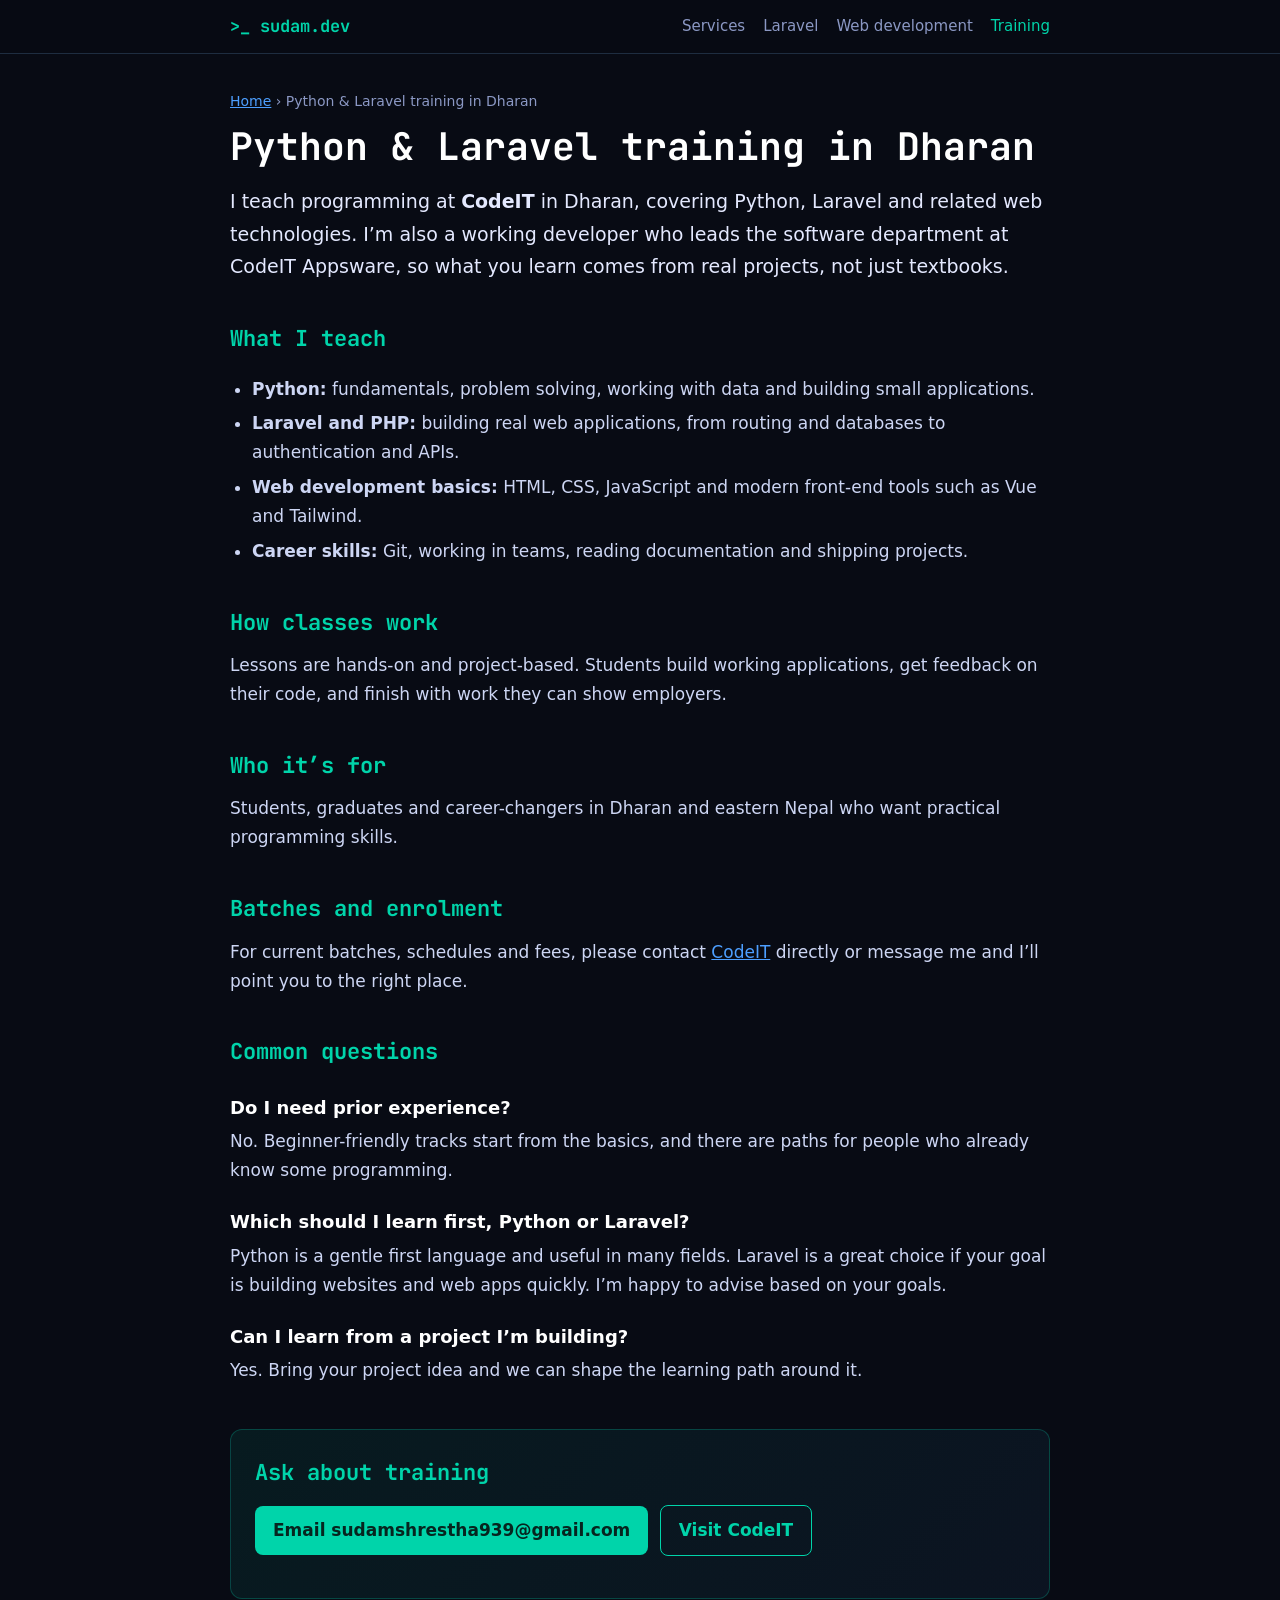
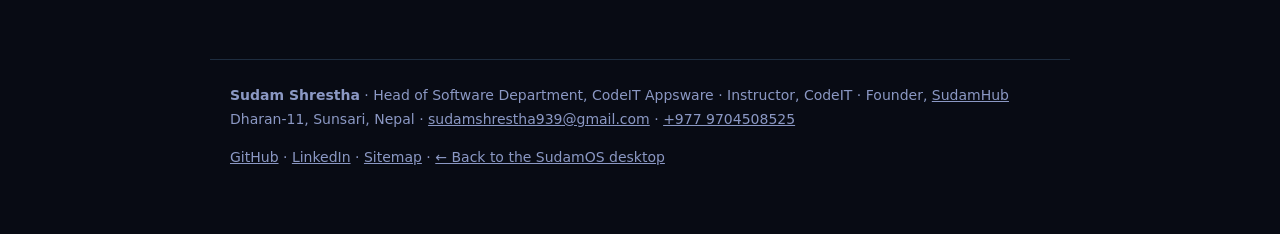
<file: python-laravel-training-dharan.html>
<!DOCTYPE html>
<html lang="en">

<head>
    <meta charset="UTF-8">
    <meta name="viewport" content="width=device-width, initial-scale=1">
    <title>Python &amp; Laravel Training in Dharan | Instructor at CodeIT</title>
    <meta name="description"
        content="Learn Python, Laravel and web development in Dharan, Nepal from a working developer. Sudam Shrestha teaches programming at CodeIT and leads software at CodeIT Appsware.">
    <meta name="author" content="Sudam Shrestha">
    <meta name="robots" content="index, follow, max-image-preview:large">
    <link rel="canonical" href="https://www.sudamshrestha.com.np/python-laravel-training-dharan.html">
    <meta name="theme-color" content="#00d4aa">
    <meta property="og:type" content="website">
    <meta property="og:title" content="Python &amp; Laravel Training in Dharan | Instructor at CodeIT">
    <meta property="og:description"
        content="Learn Python, Laravel and web development in Dharan, Nepal from a working developer. Sudam Shrestha teaches programming at CodeIT and leads software at CodeIT Appsware.">
    <meta property="og:url" content="https://www.sudamshrestha.com.np/python-laravel-training-dharan.html">
    <meta property="og:image" content="https://www.sudamshrestha.com.np/images/profile.png">
    <meta name="twitter:card" content="summary_large_image">
    <link rel="icon" href="/favicon_io/favicon.ico">
    <link rel="preconnect" href="https://fonts.googleapis.com">
    <link rel="preconnect" href="https://fonts.gstatic.com" crossorigin>
    <link href="https://fonts.googleapis.com/css2?family=JetBrains+Mono:wght@500;700&display=swap" rel="stylesheet">
    <style>
        :root {
            --bg: #080b14;
            --surface: #0d1120;
            --border: #1e2d40;
            --cyan: #00d4aa;
            --blue: #4d9fff;
            --text: #cdd6f4;
            --dim: #8b98c4
        }

        * {
            box-sizing: border-box
        }

        html {
            scroll-behavior: smooth
        }

        body {
            margin: 0;
            background: var(--bg);
            color: var(--text);
            font: 17px/1.7 system-ui, -apple-system, "Segoe UI", Roboto, sans-serif
        }

        a {
            color: var(--blue)
        }

        a:hover {
            color: var(--cyan)
        }

        header.top {
            position: sticky;
            top: 0;
            background: rgba(8, 11, 20, .94);
            backdrop-filter: blur(10px);
            border-bottom: 1px solid var(--border);
            z-index: 10
        }

        header.top .in {
            max-width: 860px;
            margin: 0 auto;
            padding: 12px 20px;
            display: flex;
            flex-wrap: wrap;
            gap: 6px 18px;
            align-items: center
        }

        header.top .brand {
            font-family: 'JetBrains Mono', monospace;
            font-weight: 700;
            color: var(--cyan);
            text-decoration: none;
            margin-right: auto
        }

        header.top a.nl {
            color: var(--dim);
            text-decoration: none;
            font-size: 15px
        }

        header.top a.nl:hover,
        header.top a.nl.on {
            color: var(--cyan)
        }

        main {
            max-width: 860px;
            margin: 0 auto;
            padding: 36px 20px 20px
        }

        h1 {
            font-family: 'JetBrains Mono', monospace;
            font-size: clamp(26px, 5vw, 38px);
            line-height: 1.2;
            color: #fff;
            margin: 0 0 16px
        }

        h2 {
            font-family: 'JetBrains Mono', monospace;
            font-size: 22px;
            color: var(--cyan);
            margin: 38px 0 10px
        }

        h3 {
            font-size: 18px;
            color: #fff;
            margin: 22px 0 4px
        }

        p {
            margin: 0 0 14px
        }

        .lead {
            font-size: 19px;
            color: #e4e9ff
        }

        .muted {
            color: var(--dim);
            font-size: 15px
        }

        ul,
        ol {
            padding-left: 22px
        }

        li {
            margin: 6px 0
        }

        .plist {
            list-style: none;
            padding: 0
        }

        .plist li {
            background: var(--surface);
            border: 1px solid var(--border);
            border-radius: 8px;
            padding: 12px 14px;
            margin: 8px 0
        }

        .cta {
            margin: 44px 0 10px;
            padding: 24px;
            background: linear-gradient(135deg, rgba(0, 212, 170, .08), rgba(77, 159, 255, .06));
            border: 1px solid rgba(0, 212, 170, .25);
            border-radius: 12px
        }

        .cta h2 {
            margin-top: 0
        }

        .btn {
            display: inline-block;
            background: var(--cyan);
            color: #06251f;
            font-weight: 700;
            text-decoration: none;
            padding: 10px 18px;
            border-radius: 8px;
            margin: 4px 6px 4px 0
        }

        .btn.alt {
            background: transparent;
            color: var(--cyan);
            border: 1px solid var(--cyan)
        }

        footer {
            max-width: 860px;
            margin: 30px auto 0;
            padding: 24px 20px 50px;
            border-top: 1px solid var(--border);
            color: var(--dim);
            font-size: 14px
        }

        footer a {
            color: var(--dim)
        }

        .crumbs {
            font-size: 14px;
            color: var(--dim);
            margin-bottom: 10px
        }
    </style>
    <script
        type="application/ld+json">{"@context": "https://schema.org", "@graph": [{"@type": "WebPage", "@id": "https://www.sudamshrestha.com.np/python-laravel-training-dharan.html#webpage", "url": "https://www.sudamshrestha.com.np/python-laravel-training-dharan.html", "name": "Python & Laravel Training in Dharan | Instructor at CodeIT", "description": "Learn Python, Laravel and web development in Dharan, Nepal from a working developer. Sudam Shrestha teaches programming at CodeIT and leads software at CodeIT Appsware.", "isPartOf": {"@id": "https://www.sudamshrestha.com.np/#website"}, "about": {"@id": "https://www.sudamshrestha.com.np/#person"}}, {"@type": "BreadcrumbList", "itemListElement": [{"@type": "ListItem", "position": 1, "name": "Home", "item": "https://www.sudamshrestha.com.np/"}, {"@type": "ListItem", "position": 2, "name": "Services", "item": "https://www.sudamshrestha.com.np/services.html"}, {"@type": "ListItem", "position": 3, "name": "Python & Laravel training in Dharan", "item": "https://www.sudamshrestha.com.np/python-laravel-training-dharan.html"}]}]}</script>
</head>

<body>
    <header class="top">
        <div class="in">
            <a class="brand" href="/">&gt;_ sudam.dev</a>
            <a class="nl" href="/services.html">Services</a>
            <a class="nl" href="/laravel-developer-nepal.html">Laravel</a>
            <a class="nl" href="/web-developer-nepal.html">Web development</a>
            <a class="nl on" href="/python-laravel-training-dharan.html">Training</a>
        </div>
    </header>
    <main>
        <div class="crumbs"><a href="/">Home</a> &rsaquo; Python & Laravel training in Dharan</div>
        <h1>Python &amp; Laravel training in Dharan</h1>

        <p class="lead">I teach programming at <strong>CodeIT</strong> in Dharan, covering Python, Laravel and related
            web technologies. I&rsquo;m also a working developer who leads the software department at CodeIT Appsware,
            so what you learn comes from real projects, not just textbooks.</p>

        <h2>What I teach</h2>
        <ul>
            <li><strong>Python:</strong> fundamentals, problem solving, working with data and building small
                applications.</li>
            <li><strong>Laravel and PHP:</strong> building real web applications, from routing and databases to
                authentication and APIs.</li>
            <li><strong>Web development basics:</strong> HTML, CSS, JavaScript and modern front-end tools such as Vue
                and Tailwind.</li>
            <li><strong>Career skills:</strong> Git, working in teams, reading documentation and shipping projects.</li>
        </ul>

        <h2>How classes work</h2>
        <p>Lessons are hands-on and project-based. Students build working applications, get feedback on their code, and
            finish with work they can show employers.</p>

        <h2>Who it&rsquo;s for</h2>
        <p>Students, graduates and career-changers in Dharan and eastern Nepal who want practical programming skills.
        </p>

        <h2>Batches and enrolment</h2>
        <p>For current batches, schedules and fees, please contact <a href="https://codeit.com.np/" target="_blank"
                rel="noopener">CodeIT</a> directly or message me and I&rsquo;ll point you to the right place.</p>

        <h2>Common questions</h2>
        <h3>Do I need prior experience?</h3>
        <p>No. Beginner-friendly tracks start from the basics, and there are paths for people who already know some
            programming.</p>
        <h3>Which should I learn first, Python or Laravel?</h3>
        <p>Python is a gentle first language and useful in many fields. Laravel is a great choice if your goal is
            building websites and web apps quickly. I&rsquo;m happy to advise based on your goals.</p>
        <h3>Can I learn from a project I&rsquo;m building?</h3>
        <p>Yes. Bring your project idea and we can shape the learning path around it.</p>
        <div class="cta">
            <h2>Ask about training</h2>
            <p><a class="btn" href="mailto:sudamshrestha939@gmail.com">Email sudamshrestha939@gmail.com</a> <a
                    class="btn alt" href="https://codeit.com.np/" target="_blank" rel="noopener">Visit CodeIT</a></p>
        </div>
    </main>
    <footer>
        <p><strong>Sudam Shrestha</strong> &middot; Head of Software Department, CodeIT Appsware &middot; Instructor,
            CodeIT &middot; Founder, <a href="https://sudamhub.com/">SudamHub</a><br>
            Dharan-11, Sunsari, Nepal &middot; <a
                href="mailto:sudamshrestha939@gmail.com">sudamshrestha939@gmail.com</a> &middot; <a
                href="tel:+9779704508525">+977 9704508525</a></p>
        <p><a href="https://github.com/sudamshrestha">GitHub</a> &middot; <a
                href="https://linkedin.com/in/sudamshrestha">LinkedIn</a> &middot; <a href="/sitemap.html">Sitemap</a>
            &middot; <a href="/">&larr; Back to the SudamOS desktop</a></p>
    </footer>
</body>

</html>
</file>
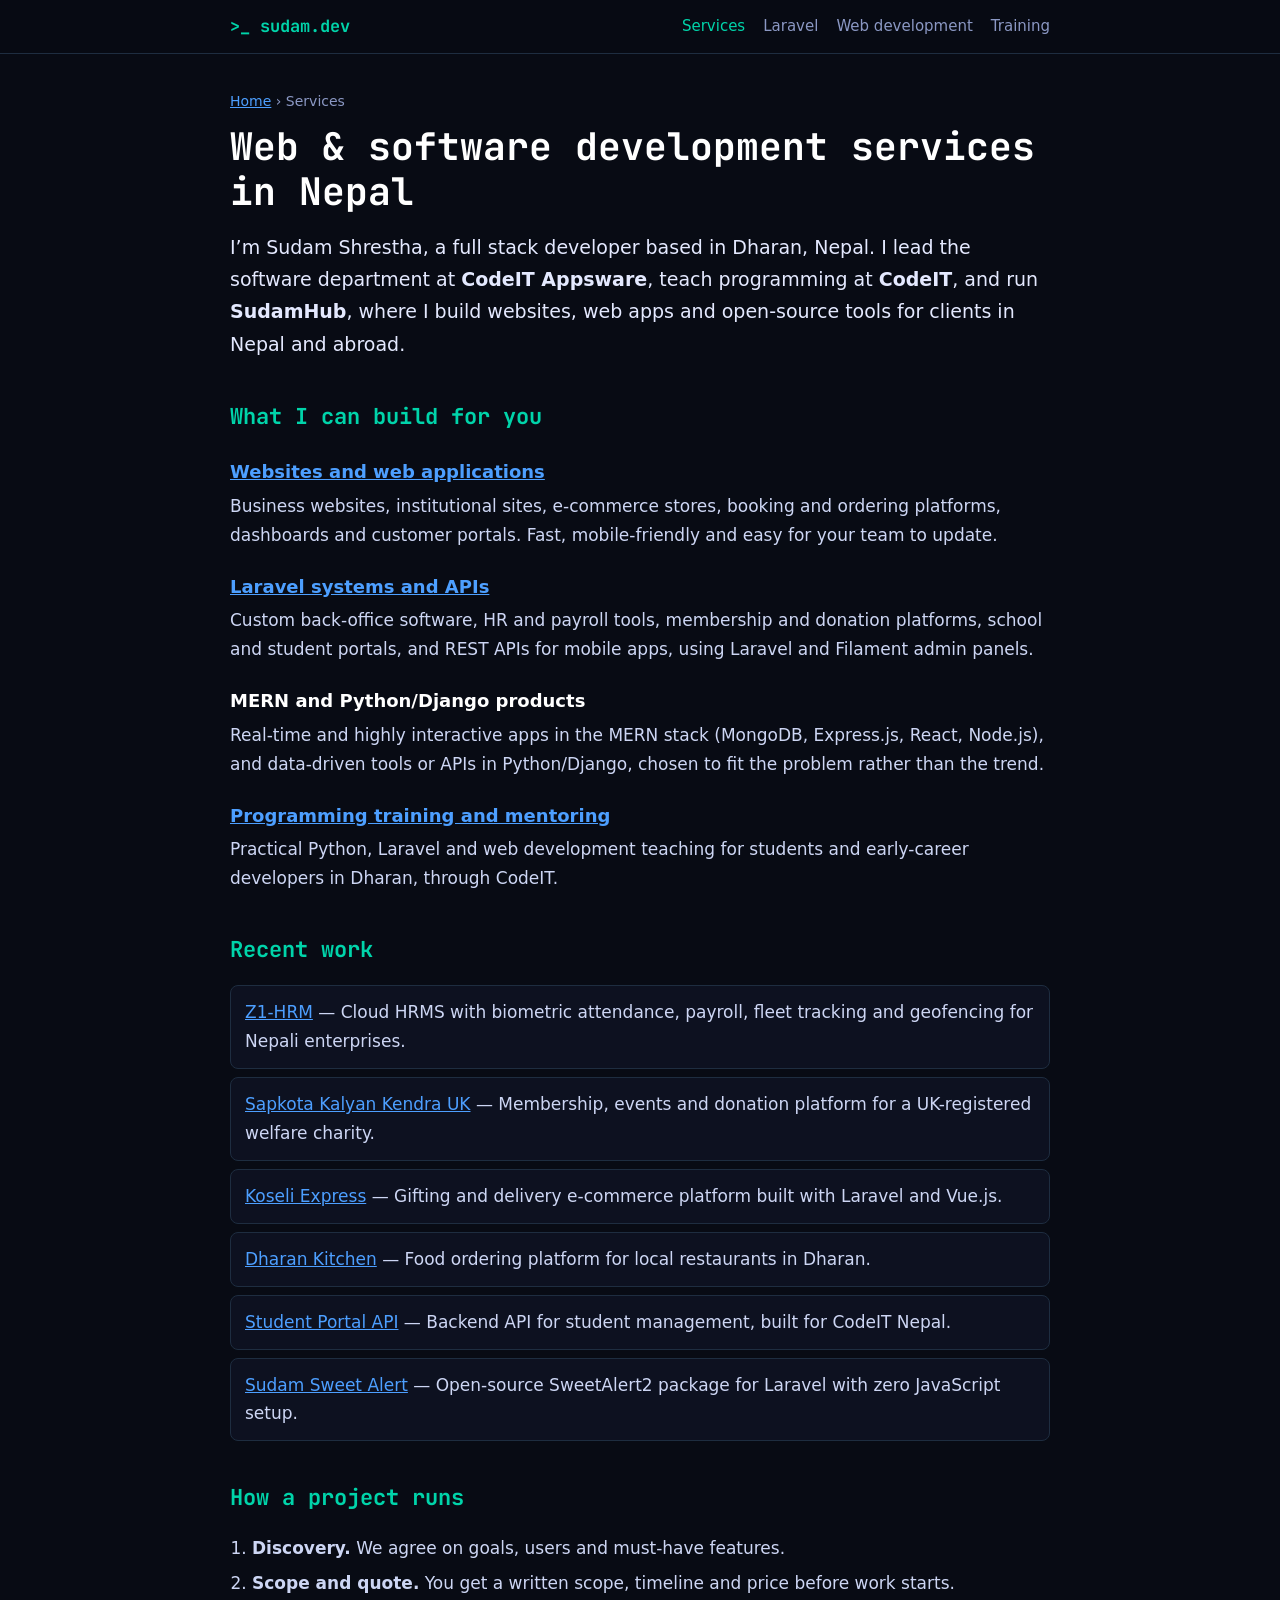
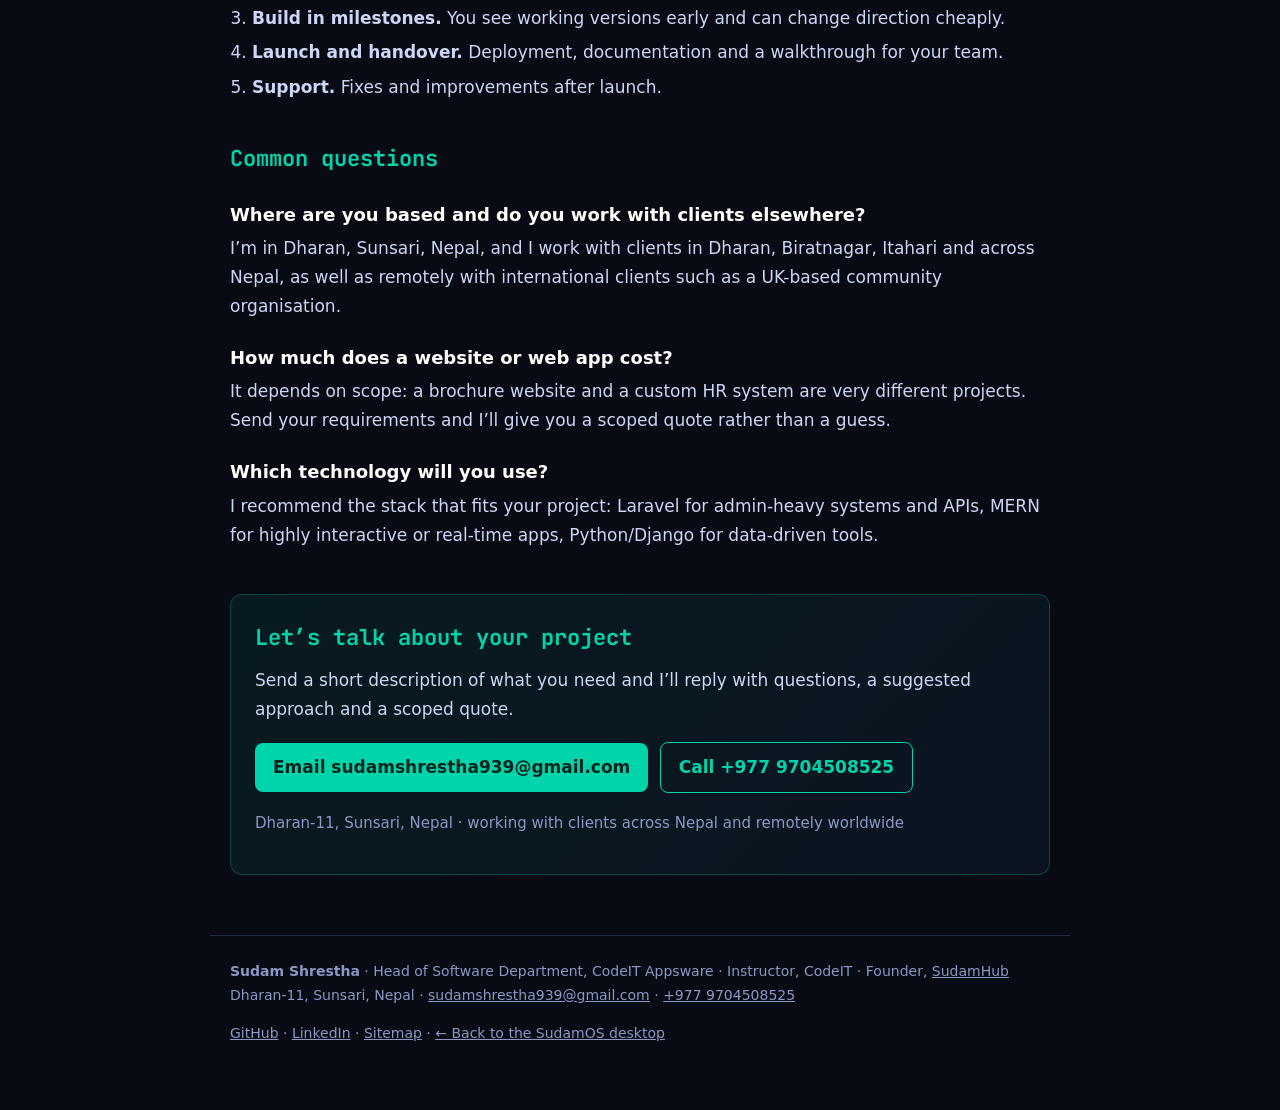
<file: services.html>
<!DOCTYPE html>
<html lang="en">

<head>
    <meta charset="UTF-8">
    <meta name="viewport" content="width=device-width, initial-scale=1">
    <title>Web &amp; Software Development Services in Nepal | Sudam Shrestha</title>
    <meta name="description"
        content="Website, web app and API development from Dharan, Nepal: Laravel, MERN, Python/Django, plus Laravel and Python training. Work with Sudam Shrestha of SudamHub and CodeIT Appsware.">
    <meta name="author" content="Sudam Shrestha">
    <meta name="robots" content="index, follow, max-image-preview:large">
    <link rel="canonical" href="https://www.sudamshrestha.com.np/services.html">
    <meta name="theme-color" content="#00d4aa">
    <meta property="og:type" content="website">
    <meta property="og:title" content="Web &amp; Software Development Services in Nepal | Sudam Shrestha">
    <meta property="og:description"
        content="Website, web app and API development from Dharan, Nepal: Laravel, MERN, Python/Django, plus Laravel and Python training. Work with Sudam Shrestha of SudamHub and CodeIT Appsware.">
    <meta property="og:url" content="https://www.sudamshrestha.com.np/services.html">
    <meta property="og:image" content="https://www.sudamshrestha.com.np/images/profile.png">
    <meta name="twitter:card" content="summary_large_image">
    <link rel="icon" href="/favicon_io/favicon.ico">
    <link rel="preconnect" href="https://fonts.googleapis.com">
    <link rel="preconnect" href="https://fonts.gstatic.com" crossorigin>
    <link href="https://fonts.googleapis.com/css2?family=JetBrains+Mono:wght@500;700&display=swap" rel="stylesheet">
    <style>
        :root {
            --bg: #080b14;
            --surface: #0d1120;
            --border: #1e2d40;
            --cyan: #00d4aa;
            --blue: #4d9fff;
            --text: #cdd6f4;
            --dim: #8b98c4
        }

        * {
            box-sizing: border-box
        }

        html {
            scroll-behavior: smooth
        }

        body {
            margin: 0;
            background: var(--bg);
            color: var(--text);
            font: 17px/1.7 system-ui, -apple-system, "Segoe UI", Roboto, sans-serif
        }

        a {
            color: var(--blue)
        }

        a:hover {
            color: var(--cyan)
        }

        header.top {
            position: sticky;
            top: 0;
            background: rgba(8, 11, 20, .94);
            backdrop-filter: blur(10px);
            border-bottom: 1px solid var(--border);
            z-index: 10
        }

        header.top .in {
            max-width: 860px;
            margin: 0 auto;
            padding: 12px 20px;
            display: flex;
            flex-wrap: wrap;
            gap: 6px 18px;
            align-items: center
        }

        header.top .brand {
            font-family: 'JetBrains Mono', monospace;
            font-weight: 700;
            color: var(--cyan);
            text-decoration: none;
            margin-right: auto
        }

        header.top a.nl {
            color: var(--dim);
            text-decoration: none;
            font-size: 15px
        }

        header.top a.nl:hover,
        header.top a.nl.on {
            color: var(--cyan)
        }

        main {
            max-width: 860px;
            margin: 0 auto;
            padding: 36px 20px 20px
        }

        h1 {
            font-family: 'JetBrains Mono', monospace;
            font-size: clamp(26px, 5vw, 38px);
            line-height: 1.2;
            color: #fff;
            margin: 0 0 16px
        }

        h2 {
            font-family: 'JetBrains Mono', monospace;
            font-size: 22px;
            color: var(--cyan);
            margin: 38px 0 10px
        }

        h3 {
            font-size: 18px;
            color: #fff;
            margin: 22px 0 4px
        }

        p {
            margin: 0 0 14px
        }

        .lead {
            font-size: 19px;
            color: #e4e9ff
        }

        .muted {
            color: var(--dim);
            font-size: 15px
        }

        ul,
        ol {
            padding-left: 22px
        }

        li {
            margin: 6px 0
        }

        .plist {
            list-style: none;
            padding: 0
        }

        .plist li {
            background: var(--surface);
            border: 1px solid var(--border);
            border-radius: 8px;
            padding: 12px 14px;
            margin: 8px 0
        }

        .cta {
            margin: 44px 0 10px;
            padding: 24px;
            background: linear-gradient(135deg, rgba(0, 212, 170, .08), rgba(77, 159, 255, .06));
            border: 1px solid rgba(0, 212, 170, .25);
            border-radius: 12px
        }

        .cta h2 {
            margin-top: 0
        }

        .btn {
            display: inline-block;
            background: var(--cyan);
            color: #06251f;
            font-weight: 700;
            text-decoration: none;
            padding: 10px 18px;
            border-radius: 8px;
            margin: 4px 6px 4px 0
        }

        .btn.alt {
            background: transparent;
            color: var(--cyan);
            border: 1px solid var(--cyan)
        }

        footer {
            max-width: 860px;
            margin: 30px auto 0;
            padding: 24px 20px 50px;
            border-top: 1px solid var(--border);
            color: var(--dim);
            font-size: 14px
        }

        footer a {
            color: var(--dim)
        }

        .crumbs {
            font-size: 14px;
            color: var(--dim);
            margin-bottom: 10px
        }
    </style>
    <script
        type="application/ld+json">{"@context": "https://schema.org", "@graph": [{"@type": "WebPage", "@id": "https://www.sudamshrestha.com.np/services.html#webpage", "url": "https://www.sudamshrestha.com.np/services.html", "name": "Web & Software Development Services in Nepal | Sudam Shrestha", "description": "Website, web app and API development from Dharan, Nepal: Laravel, MERN, Python/Django, plus Laravel and Python training. Work with Sudam Shrestha of SudamHub and CodeIT Appsware.", "isPartOf": {"@id": "https://www.sudamshrestha.com.np/#website"}, "about": {"@id": "https://www.sudamshrestha.com.np/#person"}}, {"@type": "BreadcrumbList", "itemListElement": [{"@type": "ListItem", "position": 1, "name": "Home", "item": "https://www.sudamshrestha.com.np/"}, {"@type": "ListItem", "position": 2, "name": "Services", "item": "https://www.sudamshrestha.com.np/services.html"}]}, {"@type": "Service", "name": "Web & software development services in Nepal", "serviceType": "Web & software development services in Nepal", "provider": {"@id": "https://www.sudamshrestha.com.np/#person"}, "url": "https://www.sudamshrestha.com.np/services.html", "areaServed": [{"@type": "Country", "name": "Nepal"}, {"@type": "City", "name": "Dharan"}]}]}</script>
</head>

<body>
    <header class="top">
        <div class="in">
            <a class="brand" href="/">&gt;_ sudam.dev</a>
            <a class="nl on" href="/services.html">Services</a>
            <a class="nl" href="/laravel-developer-nepal.html">Laravel</a>
            <a class="nl" href="/web-developer-nepal.html">Web development</a>
            <a class="nl" href="/python-laravel-training-dharan.html">Training</a>
        </div>
    </header>
    <main>
        <div class="crumbs"><a href="/">Home</a> &rsaquo; Services</div>
        <h1>Web &amp; software development services in Nepal</h1>

        <p class="lead">I&rsquo;m Sudam Shrestha, a full stack developer based in Dharan, Nepal. I lead the software
            department at <strong>CodeIT Appsware</strong>, teach programming at <strong>CodeIT</strong>, and run
            <strong>SudamHub</strong>, where I build websites, web apps and open-source tools for clients in Nepal and
            abroad.</p>

        <h2>What I can build for you</h2>
        <h3><a href="/web-developer-nepal.html">Websites and web applications</a></h3>
        <p>Business websites, institutional sites, e-commerce stores, booking and ordering platforms, dashboards and
            customer portals. Fast, mobile-friendly and easy for your team to update.</p>
        <h3><a href="/laravel-developer-nepal.html">Laravel systems and APIs</a></h3>
        <p>Custom back-office software, HR and payroll tools, membership and donation platforms, school and student
            portals, and REST APIs for mobile apps, using Laravel and Filament admin panels.</p>
        <h3>MERN and Python/Django products</h3>
        <p>Real-time and highly interactive apps in the MERN stack (MongoDB, Express.js, React, Node.js), and
            data-driven tools or APIs in Python/Django, chosen to fit the problem rather than the trend.</p>
        <h3><a href="/python-laravel-training-dharan.html">Programming training and mentoring</a></h3>
        <p>Practical Python, Laravel and web development teaching for students and early-career developers in Dharan,
            through CodeIT.</p>

        <h2>Recent work</h2>
        <ul class='plist'>
            <li><a href="https://hrm.z1nepal.com/" target="_blank" rel="noopener">Z1-HRM</a> &mdash; Cloud HRMS with
                biometric attendance, payroll, fleet tracking and geofencing for Nepali enterprises.</li>
            <li><a href="https://sapkotakalyankendra.uk/" target="_blank" rel="noopener">Sapkota Kalyan Kendra UK</a>
                &mdash; Membership, events and donation platform for a UK-registered welfare charity.</li>
            <li><a href="https://sudamhub.com/project/koseli-express" target="_blank" rel="noopener">Koseli Express</a>
                &mdash; Gifting and delivery e-commerce platform built with Laravel and Vue.js.</li>
            <li><a href="https://sudamhub.com/project/dharan-kitchen" target="_blank" rel="noopener">Dharan Kitchen</a>
                &mdash; Food ordering platform for local restaurants in Dharan.</li>
            <li><a href="https://sudamhub.com/project/student-portal-api" target="_blank" rel="noopener">Student Portal
                    API</a> &mdash; Backend API for student management, built for CodeIT Nepal.</li>
            <li><a href="https://sudamhub.com/project/sudam-sweet-alert-laravel-package" target="_blank"
                    rel="noopener">Sudam Sweet Alert</a> &mdash; Open-source SweetAlert2 package for Laravel with zero
                JavaScript setup.</li>
        </ul>
        <h2>How a project runs</h2>
        <ol>
            <li><strong>Discovery.</strong> We agree on goals, users and must-have features.</li>
            <li><strong>Scope and quote.</strong> You get a written scope, timeline and price before work starts.</li>
            <li><strong>Build in milestones.</strong> You see working versions early and can change direction cheaply.
            </li>
            <li><strong>Launch and handover.</strong> Deployment, documentation and a walkthrough for your team.</li>
            <li><strong>Support.</strong> Fixes and improvements after launch.</li>
        </ol>

        <h2>Common questions</h2>
        <h3>Where are you based and do you work with clients elsewhere?</h3>
        <p>I&rsquo;m in Dharan, Sunsari, Nepal, and I work with clients in Dharan, Biratnagar, Itahari and across Nepal,
            as well as remotely with international clients such as a UK-based community organisation.</p>
        <h3>How much does a website or web app cost?</h3>
        <p>It depends on scope: a brochure website and a custom HR system are very different projects. Send your
            requirements and I&rsquo;ll give you a scoped quote rather than a guess.</p>
        <h3>Which technology will you use?</h3>
        <p>I recommend the stack that fits your project: Laravel for admin-heavy systems and APIs, MERN for highly
            interactive or real-time apps, Python/Django for data-driven tools.</p>
        <div class="cta">
            <h2>Let&rsquo;s talk about your project</h2>
            <p>Send a short description of what you need and I&rsquo;ll reply with questions, a suggested approach and a
                scoped quote.</p>
            <p><a class="btn" href="mailto:sudamshrestha939@gmail.com">Email sudamshrestha939@gmail.com</a> <a
                    class="btn alt" href="tel:+9779704508525">Call +977 9704508525</a></p>
            <p class="muted">Dharan-11, Sunsari, Nepal &middot; working with clients across Nepal and remotely worldwide
            </p>
        </div>
    </main>
    <footer>
        <p><strong>Sudam Shrestha</strong> &middot; Head of Software Department, CodeIT Appsware &middot; Instructor,
            CodeIT &middot; Founder, <a href="https://sudamhub.com/">SudamHub</a><br>
            Dharan-11, Sunsari, Nepal &middot; <a
                href="mailto:sudamshrestha939@gmail.com">sudamshrestha939@gmail.com</a> &middot; <a
                href="tel:+9779704508525">+977 9704508525</a></p>
        <p><a href="https://github.com/sudamshrestha">GitHub</a> &middot; <a
                href="https://linkedin.com/in/sudamshrestha">LinkedIn</a> &middot; <a href="/sitemap.html">Sitemap</a>
            &middot; <a href="/">&larr; Back to the SudamOS desktop</a></p>
    </footer>
</body>

</html>
</file>
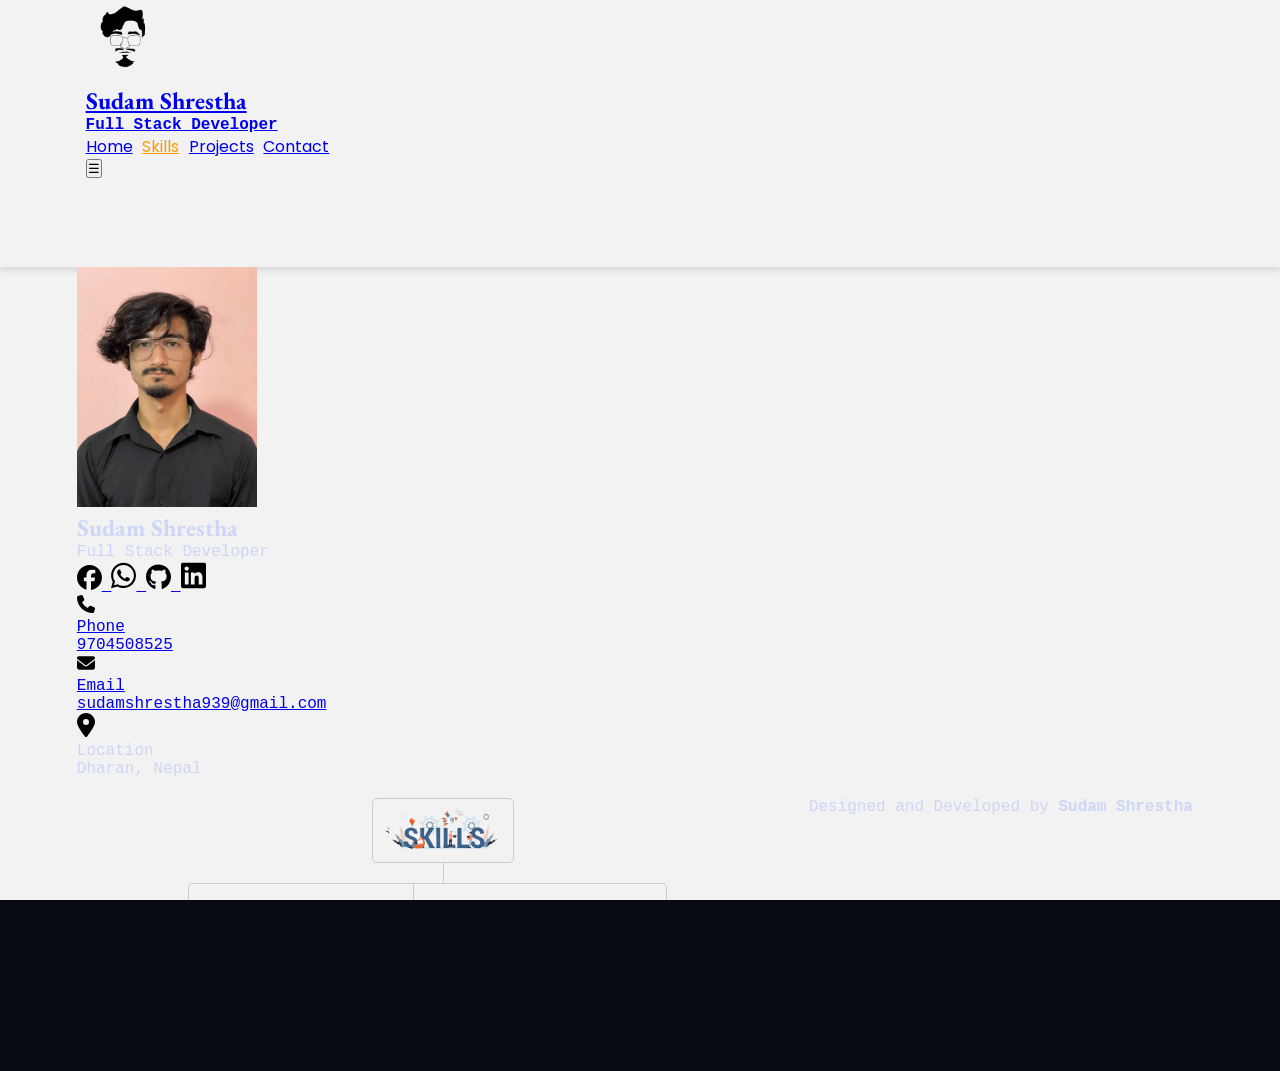
<file: skill.html>
<!DOCTYPE html>
<html lang="en">

<head>
    <meta charset="UTF-8">
    <meta name="viewport" content="width=device-width, initial-scale=1.0">
    <title>Sudam Shrestha - Skills</title>
    <meta name="keywords"
        content="Sudam Shrestha, developer skills, web development skills, PHP, Laravel, Vue.js, Nuxt.js, Tailwind CSS, frontend skills, backend skills, full stack developer, CODE IT, Dharan, Nepal">
    <meta name="description"
        content="Explore the skills of Sudam Shrestha, a full-stack developer proficient in PHP, Laravel, Vue.js, Tailwind CSS, and more.">
    <meta property="og:title" content="Sudam Shrestha - Skills">
    <meta property="og:description"
        content="Discover Sudam Shrestha's technical skills in web development, including PHP, Laravel, Vue.js, and Tailwind CSS.">
    <meta property="og:url" content="https://www.sudamshrestha.com.np/skill">
    <meta property="og:image" content="https://www.sudamshrestha.com.np/images/skills/skills.png">
    <meta property="og:site_name" content="Sudam Shrestha" />
    <link rel="canonical" href="https://www.sudamshrestha.com.np/skill" />
    <meta name="language" content="English">
    <meta name="revisit-after" content="1 days">
    <meta http-equiv="Content-Type" content="text/html; charset=utf-8">
    <meta name="robots" content="index, follow">

    <script type="application/ld+json">
        {
          "@context": "https://schema.org",
          "@type": "Person",
          "name": "Sudam Shrestha",
          "url": "https://www.sudamshrestha.com.np",
          "image": "https://www.sudamshrestha.com.np/images/profile.png",
          "jobTitle": "Full Stack Developer",
          "worksFor": {
            "@type": "Organization",
            "name": "CODE IT"
          },
          "sameAs": [
            "https://www.facebook.com/sudam.shrestha.98/",
            "https://www.linkedin.com/in/sudam-shrestha-59a15126a",
            "https://github.com/Sudam939"
          ],
          "knowsAbout": ["PHP", "Laravel", "Vue.js", "Nuxt.js", "Tailwind CSS", "JavaScript", "HTML", "CSS"],
          "description": "Sudam Shrestha is a full stack developer with expertise in PHP, Laravel, Vue.js, Tailwind CSS, and more."
        }
    </script>


    <link rel="icon" href="./images/favicon.ico" type="image/x-icon">
    <link rel="shortcut icon" href="./images/favicon.ico" type="image/x-icon">
    <link href="./css/style.css" rel="stylesheet">
    <link href="./css/skill.css" rel="stylesheet">
    <link rel="stylesheet" href="./css/main.css">
</head>

<body class="relative main">

    <!-- navbar starts -->
    <header class="z-50 w-full bg-[#f2f2f2] sticky top-0">
        <div class="container">
            <nav class="py-2">
                <div class="flex justify-between items-center">
                    <!-- Logo and Name -->
                    <div class="flex items-center gap-2">
                        <a class="flex gap-2 items-center justify-center text-center" href="/" aria-label="Home">
                            <img width="80" src="./images/logo.png" alt="Sudam Shrestha Logo">
                            <div>
                                <h1 class="mainfont text-lg md:text-xl lg:text-2xl font-bold">Sudam Shrestha</h1>
                                <strong class="font-semibold">Full Stack Developer</strong>
                            </div>
                        </a>
                    </div>

                    <!-- Desktop Menu -->
                    <div class="hidden md:flex gap-5 md:gap-8 lg:gap-20">
                        <a class="poppins font-semibold underline-grow" href="/" aria-label="Home">Home</a>
                        <a class="poppins active font-semibold underline-grow" href="./skill"
                            aria-label="Skills">Skills</a>
                        <a class="poppins font-semibold underline-grow" href="./project"
                            aria-label="Projects">Projects</a>
                        <a class="poppins font-semibold underline-grow" href="./contact"
                            aria-label="Contact">Contact</a>
                    </div>

                    <!-- Mobile Menu Toggle Button -->
                    <button id="menu-toggle" class="md:hidden text-2xl" aria-label="Open Menu">
                        <span>&#9776;</span>
                    </button>
                </div>

                <!-- Drawer Menu for Mobile -->
                <div id="drawer-menu"
                    class="fixed top-0 left-0 h-full w-[250px] bg-[#F9FAFB] shadow-2xl transform -translate-x-full transition-transform duration-300 ease-in-out z-[9999]">
                    <div class="flex justify-between items-start p-5">
                        <div>
                            <h2 class="text-xl font-bold">Sudam Shrestha</h2>
                            <strong class="font-semibold">Full Stack Developer</strong>
                        </div>
                        <button id="close-menu" class="text-4xl" aria-label="Close Menu">&times;</button>
                    </div>
                    <div class="flex flex-col items-start gap-4 pl-5 mt-5">
                        <a class="poppins font-semibold" href="/" aria-label="Home">Home</a>
                        <a class="poppins font-semibold active" href="./skill" aria-label="Skills">Skills</a>
                        <a class="poppins font-semibold" href="./project" aria-label="Projects">Projects</a>
                        <a class="poppins font-semibold" href="./contact" aria-label="Contact">Contact</a>
                    </div>
                </div>
            </nav>
        </div>
    </header>
    <!-- navbar ends -->

    <main>
        <div class="container hidden md:block sm:w-1/2 m-auto py-10">
            <div class="grid grid-cols-12 gap-4 py-10">
                <!-- Side Panel -->
                <aside class="rounded-2xl hero col-span-12 h-[450px] bg-[#F9FAFB] lg:fixed w-[300px]">
                    <div class="relative">
                        <img width="180" class="absolute left-[19%] -top-44 rounded-lg shadow-2xl"
                            src="../images/hero.webp" alt="Sudam Shrestha Profile Picture">
                        <h1 class="mt-[150px] text-center mainfont text-2xl">Sudam Shrestha</h1>
                        <p class="text-center font-sans font-extralight text-sm text-black">Full Stack Developer</p>
                        <div class="flex gap-4 pt-4 pl-16">
                            <a target="_blank" href="https://www.facebook.com/sudam.shrestha.98/" aria-label="Facebook">
                                <img src="../images/facebook.svg" width="25" alt="Facebook Icon">
                            </a>
                            <a target="_blank" href="https://wa.me/9704508525" aria-label="WhatsApp">
                                <img src="../images/whatsapp.svg" width="25" alt="WhatsApp Icon">
                            </a>
                            <a target="_blank" href="https://github.com/Sudam939" aria-label="GitHub">
                                <img src="../images/github.svg" width="25" alt="GitHub Icon">
                            </a>
                            <a target="_blank" href="https://www.linkedin.com/in/sudam-shrestha-59a15126a"
                                aria-label="LinkedIn">
                                <img src="../images/linkedin.svg" width="25" alt="LinkedIn Icon">
                            </a>
                        </div>

                        <div class="pt-5 pl-8">
                            <div class="flex items-center gap-2 py-2">
                                <a href="tel:9704508525" class="flex items-center gap-2" aria-label="Phone">
                                    <img width="18" src="../images/phone.svg" alt="Phone Icon">
                                    <div>
                                        <p class="text-xs text-gray-500">Phone</p>
                                        <p class="font-semibold text-md">9704508525</p>
                                    </div>
                                </a>
                            </div>

                            <div class="flex items-center gap-2">
                                <a href="mailto:sudamshrestha939@gmail.com" class="flex items-center gap-2"
                                    aria-label="Email">
                                    <img width="18" src="../images/envelope.svg" alt="Email Icon">
                                    <div>
                                        <p class="text-xs text-gray-500">Email</p>
                                        <p class="font-semibold w-1/2 text-md">sudamshrestha939@gmail.com</p>
                                    </div>
                                </a>
                            </div>

                            <div class="flex items-center gap-2 py-2">
                                <div class="flex items-center gap-2">
                                    <img width="18" src="../images/location.svg" alt="Location Icon">
                                    <div>
                                        <p class="text-xs text-gray-500">Location</p>
                                        <p class="font-semibold text-md">Dharan, Nepal</p>
                                    </div>
                                </div>
                            </div>
                        </div>
                    </div>
                </aside>
            </div>
        </div>

        <section class="pt-20 md:pt-0">
            <div class="container">
                <div class="lg:pl-[400px] -mt-[70px] md:pt-14 overflow-x-scroll">
                    <div class="tree w-max">
                        <ul>
                            <li>
                                <a href="#"><img src="/images/skills/skills.png" alt="Skills" width="120"></a>
                                <ul>
                                    <li>
                                        <a href="#"><img src="/images/skills/framework.png" alt="Framework"
                                                width="80"></a>
                                        <ul>
                                            <li><a href="#"><img width="40" src="/images/skills/nuxt.png"
                                                        alt="Nuxt Js"></a>
                                            </li>
                                            <li><a href="#"><img src="/images/skills/vue.png" alt="Vuetify"
                                                        width="35"></a>
                                            </li>
                                            <li><a href="#"><img src="/images/skills/laravel.png" alt="Laravel"
                                                        width="32"></a>
                                            </li>
                                        </ul>
                                    </li>
                                    <li>
                                        <a href="#"><img src="/images/skills/language.png" alt="Language"
                                                width="60"></a>
                                        <ul>
                                            <li><a href="#"><img src="/images/skills/js.png" alt="Java Script"
                                                        width="35"></a>
                                            </li>
                                            <li><a href="#"><img src="/images/skills/php.png" alt="PHP" width="60"></a>
                                            </li>
                                            <li><a href="#"><img src="/images/skills/python.png" alt="Python"
                                                        width="35"></a>
                                            </li>
                                        </ul>
                                    </li>
                                    <li>
                                        <a href="#"><img src="/images/skills/others.png" alt="Others" width="60"></a>
                                        <ul>
                                            <li><a href="#"><img src="/images/skills/html.png" alt="HTML"
                                                        width="35"></a>
                                            </li>
                                            <li><a href="#"><img src="/images/skills/css.png" alt="CSS" width="35"></a>
                                            </li>
                                            <li><a href="#"><img src="/images/skills/restaapi.png" alt="Rest Api"
                                                        width="35"></a></li>
                                            <li><a href="#"><img src="/images/skills/mysql.png" alt="MySql"
                                                        width="30"></a>
                                            </li>
                                        </ul>
                                    </li>
                                </ul>
                            </li>
                        </ul>
                    </div>
                </div>
            </div>
        </section>
    </main>

    <footer class="pt-8">
        <div class="text-xs text-center text-gray-600">
            <p>Designed and Developed by <strong>Sudam Shrestha</strong></p>
        </div>
    </footer>

    <script src="./js/script.js"></script>

</body>

</html>
</file>
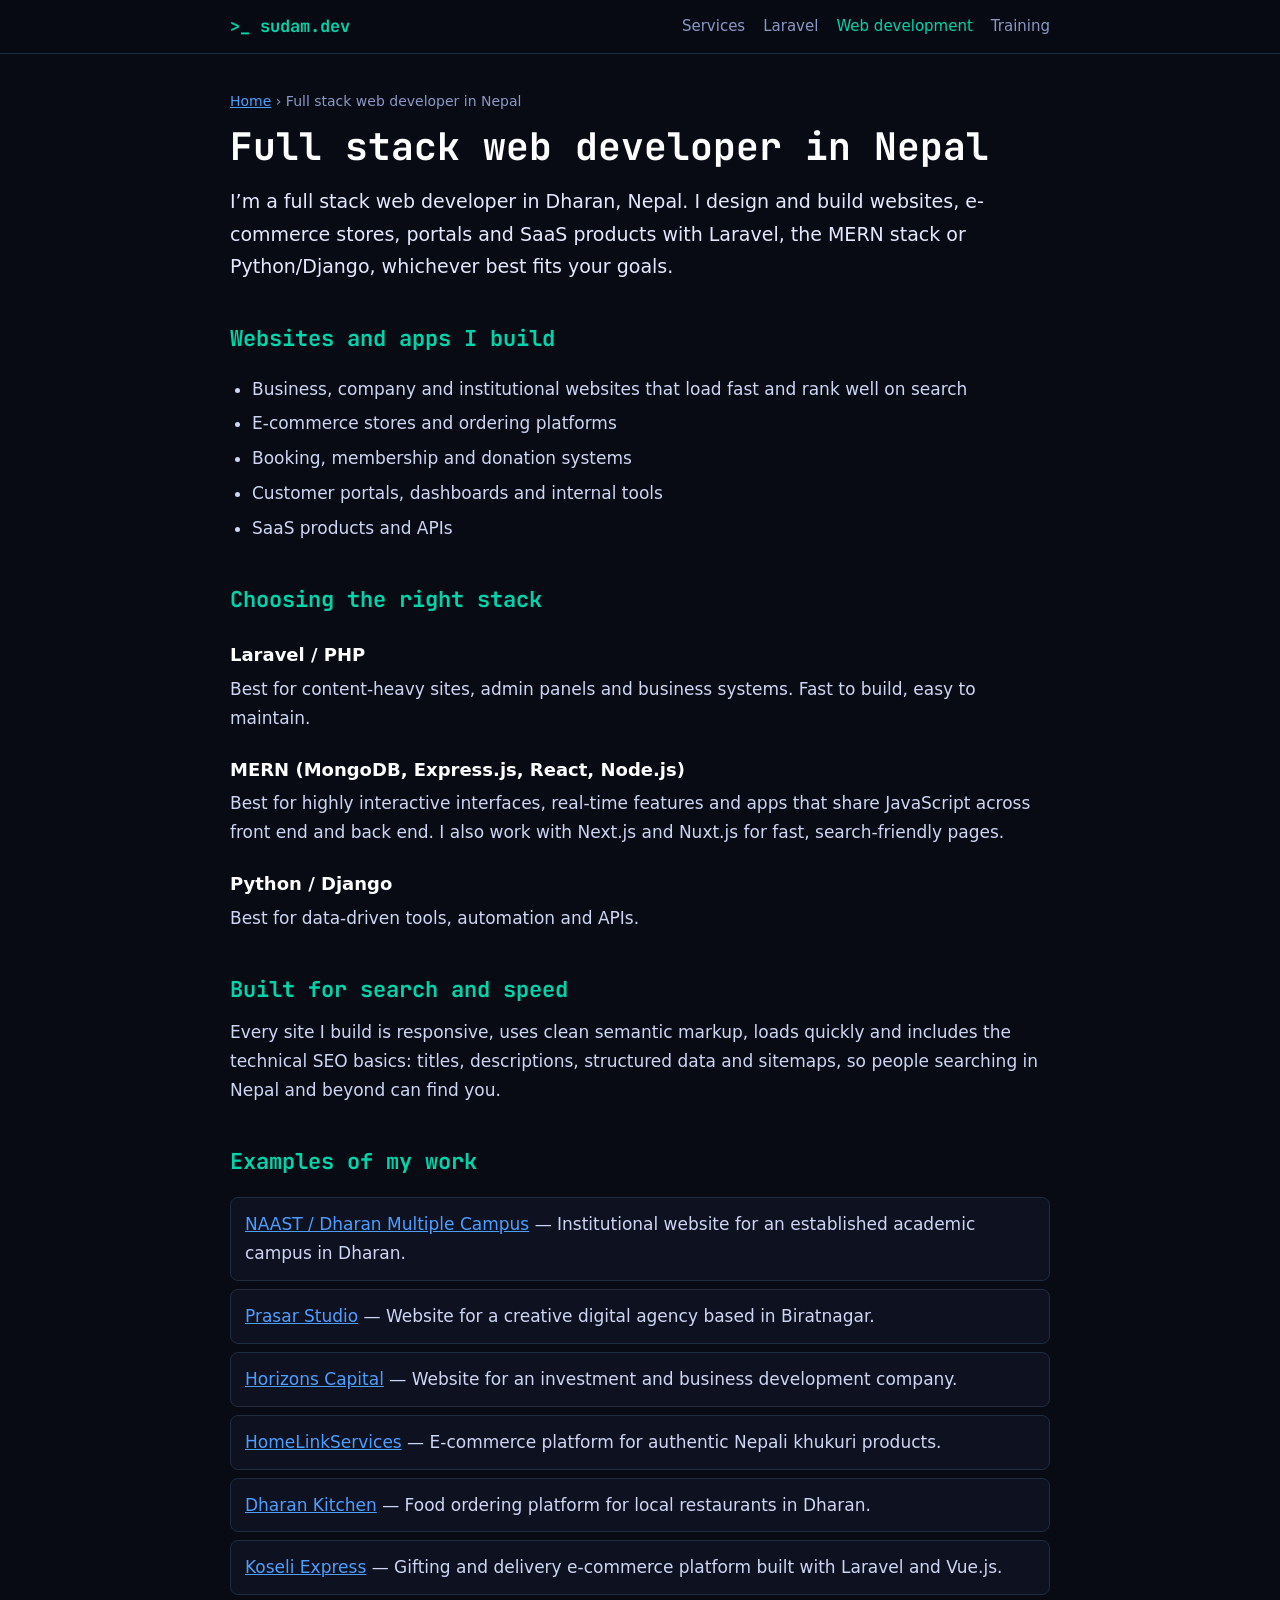
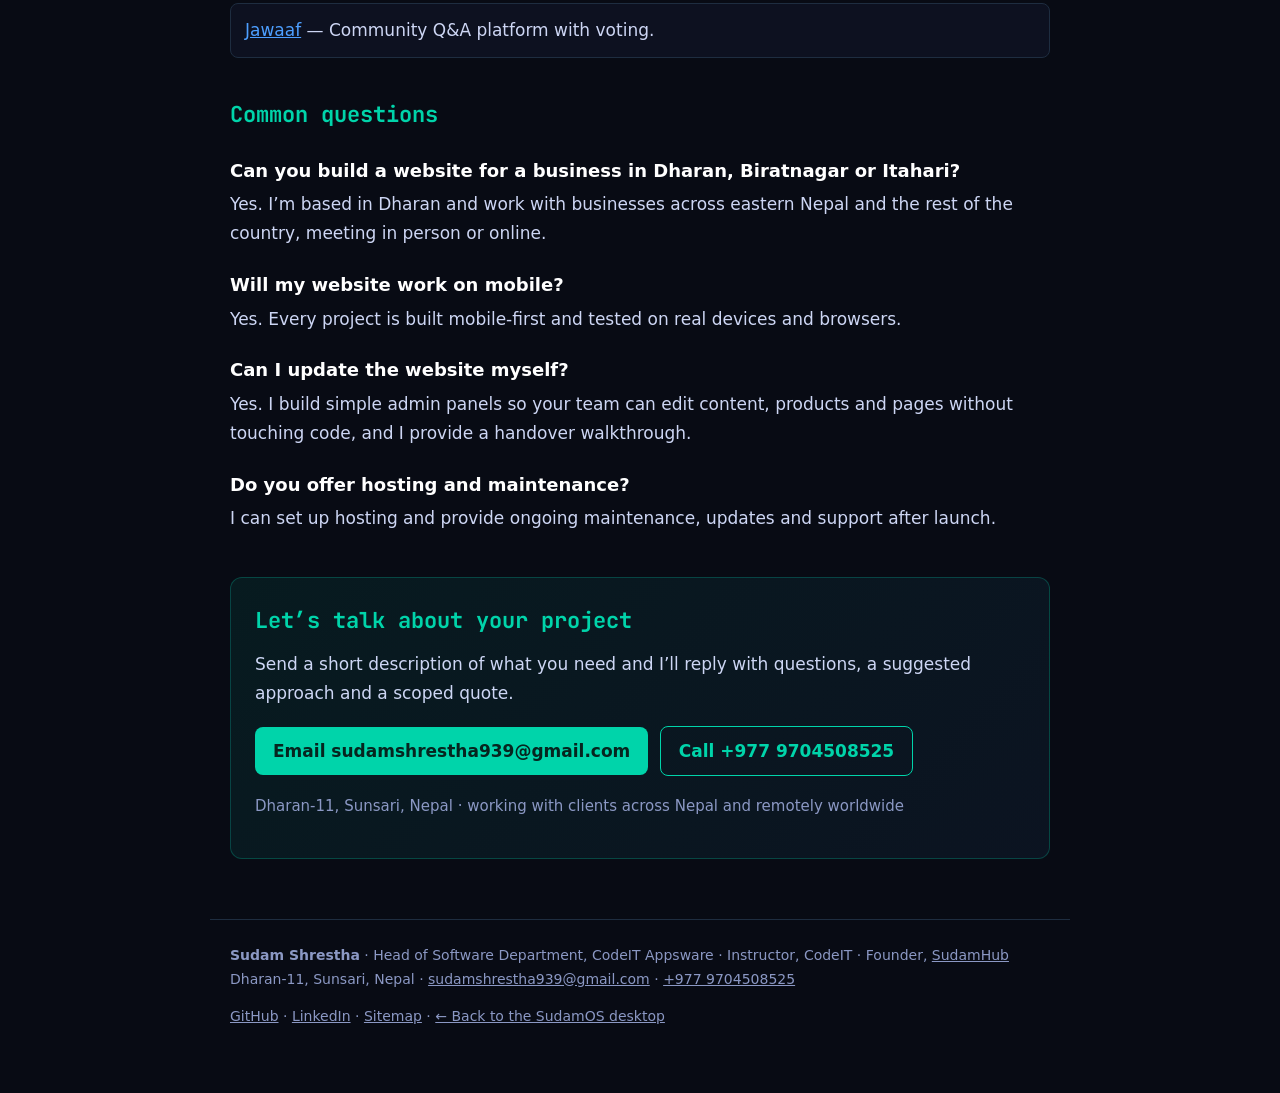
<file: web-developer-nepal.html>
<!DOCTYPE html>
<html lang="en">
<head>
<meta charset="UTF-8">
<meta name="viewport" content="width=device-width, initial-scale=1">
<title>Web Developer in Nepal: Websites &amp; Web Apps | Sudam Shrestha</title>
<meta name="description" content="Full stack web developer in Dharan, Nepal. Business websites, e-commerce, portals and SaaS built with Laravel, MERN (MongoDB, Express, React, Node.js) or Python/Django.">
<meta name="author" content="Sudam Shrestha">
<meta name="robots" content="index, follow, max-image-preview:large">
<link rel="canonical" href="https://www.sudamshrestha.com.np/web-developer-nepal.html">
<meta name="theme-color" content="#00d4aa">
<meta property="og:type" content="website">
<meta property="og:title" content="Web Developer in Nepal: Websites &amp; Web Apps | Sudam Shrestha">
<meta property="og:description" content="Full stack web developer in Dharan, Nepal. Business websites, e-commerce, portals and SaaS built with Laravel, MERN (MongoDB, Express, React, Node.js) or Python/Django.">
<meta property="og:url" content="https://www.sudamshrestha.com.np/web-developer-nepal.html">
<meta property="og:image" content="https://www.sudamshrestha.com.np/images/profile.png">
<meta name="twitter:card" content="summary_large_image">
<link rel="icon" href="/favicon_io/favicon.ico">
<link rel="preconnect" href="https://fonts.googleapis.com"><link rel="preconnect" href="https://fonts.gstatic.com" crossorigin>
<link href="https://fonts.googleapis.com/css2?family=JetBrains+Mono:wght@500;700&display=swap" rel="stylesheet">
<style>
:root{--bg:#080b14;--surface:#0d1120;--border:#1e2d40;--cyan:#00d4aa;--blue:#4d9fff;--text:#cdd6f4;--dim:#8b98c4}
*{box-sizing:border-box}html{scroll-behavior:smooth}
body{margin:0;background:var(--bg);color:var(--text);font:17px/1.7 system-ui,-apple-system,"Segoe UI",Roboto,sans-serif}
a{color:var(--blue)}a:hover{color:var(--cyan)}
header.top{position:sticky;top:0;background:rgba(8,11,20,.94);backdrop-filter:blur(10px);border-bottom:1px solid var(--border);z-index:10}
header.top .in{max-width:860px;margin:0 auto;padding:12px 20px;display:flex;flex-wrap:wrap;gap:6px 18px;align-items:center}
header.top .brand{font-family:'JetBrains Mono',monospace;font-weight:700;color:var(--cyan);text-decoration:none;margin-right:auto}
header.top a.nl{color:var(--dim);text-decoration:none;font-size:15px}header.top a.nl:hover,header.top a.nl.on{color:var(--cyan)}
main{max-width:860px;margin:0 auto;padding:36px 20px 20px}
h1{font-family:'JetBrains Mono',monospace;font-size:clamp(26px,5vw,38px);line-height:1.2;color:#fff;margin:0 0 16px}
h2{font-family:'JetBrains Mono',monospace;font-size:22px;color:var(--cyan);margin:38px 0 10px}
h3{font-size:18px;color:#fff;margin:22px 0 4px}
p{margin:0 0 14px}.lead{font-size:19px;color:#e4e9ff}.muted{color:var(--dim);font-size:15px}
ul,ol{padding-left:22px}li{margin:6px 0}
.plist{list-style:none;padding:0}.plist li{background:var(--surface);border:1px solid var(--border);border-radius:8px;padding:12px 14px;margin:8px 0}
.cta{margin:44px 0 10px;padding:24px;background:linear-gradient(135deg,rgba(0,212,170,.08),rgba(77,159,255,.06));border:1px solid rgba(0,212,170,.25);border-radius:12px}
.cta h2{margin-top:0}
.btn{display:inline-block;background:var(--cyan);color:#06251f;font-weight:700;text-decoration:none;padding:10px 18px;border-radius:8px;margin:4px 6px 4px 0}
.btn.alt{background:transparent;color:var(--cyan);border:1px solid var(--cyan)}
footer{max-width:860px;margin:30px auto 0;padding:24px 20px 50px;border-top:1px solid var(--border);color:var(--dim);font-size:14px}
footer a{color:var(--dim)}
.crumbs{font-size:14px;color:var(--dim);margin-bottom:10px}
</style>
<script type="application/ld+json">{"@context": "https://schema.org", "@graph": [{"@type": "WebPage", "@id": "https://www.sudamshrestha.com.np/web-developer-nepal.html#webpage", "url": "https://www.sudamshrestha.com.np/web-developer-nepal.html", "name": "Web Developer in Nepal: Websites & Web Apps | Sudam Shrestha", "description": "Full stack web developer in Dharan, Nepal. Business websites, e-commerce, portals and SaaS built with Laravel, MERN (MongoDB, Express, React, Node.js) or Python/Django.", "isPartOf": {"@id": "https://www.sudamshrestha.com.np/#website"}, "about": {"@id": "https://www.sudamshrestha.com.np/#person"}}, {"@type": "BreadcrumbList", "itemListElement": [{"@type": "ListItem", "position": 1, "name": "Home", "item": "https://www.sudamshrestha.com.np/"}, {"@type": "ListItem", "position": 2, "name": "Services", "item": "https://www.sudamshrestha.com.np/services.html"}, {"@type": "ListItem", "position": 3, "name": "Full stack web developer in Nepal", "item": "https://www.sudamshrestha.com.np/web-developer-nepal.html"}]}, {"@type": "Service", "name": "Full stack web developer in Nepal", "serviceType": "Full stack web developer in Nepal", "provider": {"@id": "https://www.sudamshrestha.com.np/#person"}, "url": "https://www.sudamshrestha.com.np/web-developer-nepal.html", "areaServed": [{"@type": "Country", "name": "Nepal"}, {"@type": "City", "name": "Dharan"}]}]}</script>
</head>
<body>
<header class="top"><div class="in">
<a class="brand" href="/">&gt;_ sudam.dev</a>
<a class="nl" href="/services.html">Services</a>
<a class="nl" href="/laravel-developer-nepal.html">Laravel</a>
<a class="nl on" href="/web-developer-nepal.html">Web development</a>
<a class="nl" href="/python-laravel-training-dharan.html">Training</a>
</div></header>
<main>
<div class="crumbs"><a href="/">Home</a> &rsaquo; Full stack web developer in Nepal</div>
<h1>Full stack web developer in Nepal</h1>

<p class="lead">I&rsquo;m a full stack web developer in Dharan, Nepal. I design and build websites, e-commerce stores, portals and SaaS products with Laravel, the MERN stack or Python/Django, whichever best fits your goals.</p>

<h2>Websites and apps I build</h2>
<ul>
<li>Business, company and institutional websites that load fast and rank well on search</li>
<li>E-commerce stores and ordering platforms</li>
<li>Booking, membership and donation systems</li>
<li>Customer portals, dashboards and internal tools</li>
<li>SaaS products and APIs</li>
</ul>

<h2>Choosing the right stack</h2>
<h3>Laravel / PHP</h3><p>Best for content-heavy sites, admin panels and business systems. Fast to build, easy to maintain.</p>
<h3>MERN (MongoDB, Express.js, React, Node.js)</h3><p>Best for highly interactive interfaces, real-time features and apps that share JavaScript across front end and back end. I also work with Next.js and Nuxt.js for fast, search-friendly pages.</p>
<h3>Python / Django</h3><p>Best for data-driven tools, automation and APIs.</p>

<h2>Built for search and speed</h2>
<p>Every site I build is responsive, uses clean semantic markup, loads quickly and includes the technical SEO basics: titles, descriptions, structured data and sitemaps, so people searching in Nepal and beyond can find you.</p>

<h2>Examples of my work</h2>
<ul class='plist'><li><a href="https://sudamhub.com/project/naastdharan-multiple-campus" target="_blank" rel="noopener">NAAST / Dharan Multiple Campus</a> &mdash; Institutional website for an established academic campus in Dharan.</li><li><a href="https://sudamhub.com/project/prasar-studio-creative-digital-agency" target="_blank" rel="noopener">Prasar Studio</a> &mdash; Website for a creative digital agency based in Biratnagar.</li><li><a href="https://sudamhub.com/project/horizons-capital" target="_blank" rel="noopener">Horizons Capital</a> &mdash; Website for an investment and business development company.</li><li><a href="https://sudamhub.com/project/homelink-services" target="_blank" rel="noopener">HomeLinkServices</a> &mdash; E-commerce platform for authentic Nepali khukuri products.</li><li><a href="https://sudamhub.com/project/dharan-kitchen" target="_blank" rel="noopener">Dharan Kitchen</a> &mdash; Food ordering platform for local restaurants in Dharan.</li><li><a href="https://sudamhub.com/project/koseli-express" target="_blank" rel="noopener">Koseli Express</a> &mdash; Gifting and delivery e-commerce platform built with Laravel and Vue.js.</li><li><a href="https://sudamhub.com/project/jawaaf" target="_blank" rel="noopener">Jawaaf</a> &mdash; Community Q&amp;A platform with voting.</li></ul>
<h2>Common questions</h2>
<h3>Can you build a website for a business in Dharan, Biratnagar or Itahari?</h3><p>Yes. I&rsquo;m based in Dharan and work with businesses across eastern Nepal and the rest of the country, meeting in person or online.</p><h3>Will my website work on mobile?</h3><p>Yes. Every project is built mobile-first and tested on real devices and browsers.</p><h3>Can I update the website myself?</h3><p>Yes. I build simple admin panels so your team can edit content, products and pages without touching code, and I provide a handover walkthrough.</p><h3>Do you offer hosting and maintenance?</h3><p>I can set up hosting and provide ongoing maintenance, updates and support after launch.</p><div class="cta"><h2>Let&rsquo;s talk about your project</h2>
<p>Send a short description of what you need and I&rsquo;ll reply with questions, a suggested approach and a scoped quote.</p>
<p><a class="btn" href="mailto:sudamshrestha939@gmail.com">Email sudamshrestha939@gmail.com</a> <a class="btn alt" href="tel:+9779704508525">Call +977 9704508525</a></p>
<p class="muted">Dharan-11, Sunsari, Nepal &middot; working with clients across Nepal and remotely worldwide</p></div>
</main>
<footer>
<p><strong>Sudam Shrestha</strong> &middot; Head of Software Department, CodeIT Appsware &middot; Instructor, CodeIT &middot; Founder, <a href="https://sudamhub.com/">SudamHub</a><br>
Dharan-11, Sunsari, Nepal &middot; <a href="mailto:sudamshrestha939@gmail.com">sudamshrestha939@gmail.com</a> &middot; <a href="tel:+9779704508525">+977 9704508525</a></p>
<p><a href="https://github.com/sudamshrestha">GitHub</a> &middot; <a href="https://linkedin.com/in/sudamshrestha">LinkedIn</a> &middot; <a href="/sitemap.html">Sitemap</a> &middot; <a href="/">&larr; Back to the SudamOS desktop</a></p>
</footer>
</body>
</html>
</file>
<file: css/style.css>
*,
 *::before,
 *::after {
   margin: 0;
   padding: 0;
   box-sizing: border-box;
 }

 :root {
   --bg: #080b14;
   --surface: #0d1120;
   --surface2: #111827;
   --border: #1e2d40;
   --border2: #243344;
   --cyan: #00d4aa;
   --cyan-dim: #009e7e;
   --blue: #4d9fff;
   --purple: #b07dff;
   --orange: #ff9f45;
   --red: #ff6b6b;
   --green: #6bff8e;
   --yellow: #ffd166;
   --text: #cdd6f4;
   --text-dim: #6272a4;
   --text-mute: #384055;
   --font: 'JetBrains Mono', 'Courier New', monospace;
 }

 html,
 body {
   height: 100%;
   overflow: hidden;
   background: var(--bg);
   font-family: var(--font);
   color: var(--text);
   user-select: none;
   -webkit-tap-highlight-color: transparent;
   touch-action: none;
 }

 .wallpaper {
   position: fixed;
   inset: 0;
   z-index: 0;
   background-image: url('/images/sudam.png');
   background-size: contain;
   background-position: center ;
   background-repeat: no-repeat;
 }

 .wallpaper::after {
   content: '';
   position: absolute;
   inset: 0;
   background:
     radial-gradient(ellipse at 15% 40%, rgba(0, 212, 170, 0.05) 0%, transparent 55%),
     radial-gradient(ellipse at 85% 15%, rgba(77, 159, 255, 0.05) 0%, transparent 55%),
     radial-gradient(ellipse at 50% 90%, rgba(176, 125, 255, 0.03) 0%, transparent 50%),
     rgba(8, 11, 20, 0.82);
 }

 .grid-overlay {
   position: fixed;
   inset: 0;
   z-index: 0;
   background-image: linear-gradient(rgba(0, 212, 170, 0.022) 1px, transparent 1px), linear-gradient(90deg, rgba(0, 212, 170, 0.022) 1px, transparent 1px);
   background-size: 40px 40px;
   pointer-events: none;
 }

 .tech-notes-bg {
   position: absolute;
   top: 50%;
   right: 40px;
   transform: translateY(-50%);
   z-index: 0;
   pointer-events: none;
   font-family: var(--font);
   opacity: 0.35;
   color: var(--text-dim);
   font-size: 11px;
   line-height: 1.6;
   max-width: 380px;
 }

 @media (max-width: 768px) {
   .tech-notes-bg {
     display: none;
   }
 }

 .tn-header {
   color: var(--text-mute);
   margin-bottom: 15px;
   font-size: 10px;
   letter-spacing: 0.1em;
   text-transform: uppercase;
 }

 .tn-comment { color: var(--text-mute); font-style: italic; }
 .tn-keyword { color: var(--purple); }
 .tn-var { color: var(--text); }
 .tn-operator { color: var(--cyan-dim); }
 .tn-string { color: var(--green); }
 .tn-method { color: var(--blue); }

 .desktop {
   position: fixed;
   inset: 0;
   bottom: 52px;
   z-index: 1;
   padding: 16px 12px;
   overflow-y: auto;
   overflow-x: hidden;
 }

 .icon-grid {
   display: flex;
   flex-direction: column;
   flex-wrap: wrap;
   gap: 6px;
   max-height: calc(100vh - 100px);
   width: fit-content;
 }

 .icon {
   display: flex;
   flex-direction: column;
   align-items: center;
   gap: 5px;
   padding: 8px 6px 6px;
   border-radius: 10px;
   cursor: pointer;
   transition: background 0.15s, border-color 0.15s;
   width: 72px;
   border: 1px solid transparent;
   text-align: center;
 }

 .icon:hover {
   background: rgba(255, 255, 255, 0.055);
   border-color: rgba(255, 255, 255, 0.08);
 }

 .icon.selected {
   background: rgba(0, 212, 170, 0.1);
   border-color: rgba(0, 212, 170, 0.3);
 }

 .icon-img {
   width: 44px;
   height: 44px;
   border-radius: 12px;
   display: flex;
   align-items: center;
   justify-content: center;
   font-size: 24px;
   flex-shrink: 0;
 }

 .icon-label {
   font-size: 9px;
   color: var(--text);
   line-height: 1.3;
   word-break: break-word;
   text-shadow: 0 1px 3px rgba(0, 0, 0, 0.8);
 }

 .taskbar {
   position: fixed;
   bottom: 0;
   left: 0;
   right: 0;
   height: 48px;
   background: rgba(10, 13, 24, 0.96);
   border-top: 1px solid var(--border2);
   z-index: 1000;
   display: flex;
   align-items: center;
   padding: 0 8px;
   gap: 6px;
   backdrop-filter: blur(24px);
   -webkit-backdrop-filter: blur(24px);
 }

 .start-btn {
   display: flex;
   align-items: center;
   gap: 5px;
   padding: 5px 10px;
   background: rgba(0, 212, 170, 0.09);
   border: 1px solid rgba(0, 212, 170, 0.25);
   border-radius: 7px;
   color: var(--cyan);
   font-family: var(--font);
   font-size: 10px;
   cursor: pointer;
   transition: background 0.2s;
   flex-shrink: 0;
 }

 .start-btn:hover {
   background: rgba(0, 212, 170, 0.18);
 }

 .taskbar-sep {
   width: 1px;
   height: 22px;
   background: var(--border2);
   flex-shrink: 0;
 }

 .taskbar-apps {
   display: flex;
   gap: 3px;
   flex: 1;
   overflow-x: auto;
   overflow-y: hidden;
   -webkit-overflow-scrolling: touch;
 }

 .tapp {
   display: flex;
   align-items: center;
   gap: 4px;
   padding: 4px 8px;
   border-radius: 5px;
   font-size: 9px;
   color: var(--text-dim);
   cursor: pointer;
   border: 1px solid transparent;
   transition: all 0.15s;
   white-space: nowrap;
   position: relative;
   flex-shrink: 0;
 }

 .tapp:hover {
   background: rgba(255, 255, 255, 0.05);
   color: var(--text);
 }

 .tapp.active {
   background: rgba(0, 212, 170, 0.08);
   border-color: rgba(0, 212, 170, 0.2);
   color: var(--cyan);
 }

 .tapp .tdot {
   position: absolute;
   bottom: 3px;
   left: 50%;
   transform: translateX(-50%);
   width: 3px;
   height: 3px;
   border-radius: 50%;
   background: var(--cyan);
 }

 .taskbar-right {
   margin-left: auto;
   display: flex;
   align-items: center;
   gap: 8px;
   flex-shrink: 0;
 }

 .tb-loc {
   font-size: 8px;
   color: var(--text-mute);
 }

 .tb-clock {
   font-size: 10px;
   color: var(--text);
 }

 .window {
   position: fixed;
   background: var(--surface);
   border: 1px solid var(--border2);
   border-radius: 12px;
   box-shadow: 0 0 0 1px rgba(0, 212, 170, 0.04), 0 20px 50px rgba(0, 0, 0, 0.7);
   z-index: 100;
   display: none;
   flex-direction: column;
   overflow: hidden;
   min-width: 260px;
   min-height: 180px;
   max-width: calc(100vw - 20px);
   max-height: calc(100vh - 60px);
 }

 .window.open {
   display: flex;
 }

 .win-tb {
   background: var(--surface2);
   padding: 0 10px;
   height: 38px;
   display: flex;
   align-items: center;
   gap: 8px;
   border-bottom: 1px solid var(--border);
   cursor: grab;
   flex-shrink: 0;
   touch-action: none;
 }

 .win-tb:active {
   cursor: grabbing;
 }

 .win-title-left {
   display: flex;
   align-items: center;
   gap: 5px;
   flex-shrink: 0;
 }

 .win-title-spacer {
   flex: 1;
 }

 .win-controls {
   display: flex;
   gap: 4px;
   margin-left: auto;
   flex-shrink: 0;
 }

 .wc-btn {
   width: 28px;
   height: 28px;
   border-radius: 5px;
   display: flex;
   align-items: center;
   justify-content: center;
   cursor: pointer;
   transition: background 0.15s;
   font-size: 15px;
   font-weight: 400;
   color: var(--text-dim);
   border: none;
   background: transparent;
   touch-action: manipulation;
 }

 .wc-btn:hover {
   background: rgba(255, 255, 255, 0.08);
   color: var(--text);
 }

 .wc-btn.close-btn:hover {
   background: #e81123;
   color: white;
 }

 .win-title {
   display: flex;
   align-items: center;
   justify-content: flex-start;
   gap: 5px;
   font-size: 9px;
   color: var(--text-dim);
   pointer-events: none;
 }

 .win-body {
   flex: 1;
   overflow-y: auto;
   overflow-x: hidden;
   padding: 14px 16px;
   scroll-behavior: smooth;
   -webkit-overflow-scrolling: touch;
 }

 .win-body::-webkit-scrollbar {
   width: 3px;
 }

 .win-body::-webkit-scrollbar-track {
   background: transparent;
 }

 .win-body::-webkit-scrollbar-thumb {
   background: var(--border2);
   border-radius: 2px;
 }

 .rhandle {
   position: absolute;
   bottom: 0;
   right: 0;
   width: 20px;
   height: 20px;
   cursor: se-resize;
   touch-action: none;
 }

 .rhandle::after {
   content: '';
   position: absolute;
   bottom: 4px;
   right: 4px;
   width: 8px;
   height: 8px;
   border-right: 2px solid var(--text-mute);
   border-bottom: 2px solid var(--text-mute);
   border-radius: 1px;
   opacity: 0.5;
 }

 .sec-hdr {
   font-size: 8px;
   letter-spacing: 0.1em;
   text-transform: uppercase;
   color: var(--text-mute);
   margin-bottom: 14px;
   padding-bottom: 6px;
   border-bottom: 1px solid var(--border);
   display: flex;
   align-items: center;
   gap: 8px;
 }

 .sec-hdr::after {
   content: '';
   flex: 1;
   height: 1px;
   background: var(--border);
 }

 .about-name {
   font-size: 18px;
   font-weight: 700;
   color: #fff;
   letter-spacing: -0.02em;
   margin-bottom: 3px;
 }

 .about-role {
   font-size: 9px;
   color: var(--cyan);
   letter-spacing: 0.07em;
   text-transform: uppercase;
   margin-bottom: 14px;
 }

 .bio-line {
   display: flex;
   align-items: flex-start;
   gap: 7px;
   margin: 6px 0;
   font-size: 10px;
   color: rgba(205, 214, 244, 0.85);
   line-height: 1.55;
 }

 .bio-line .ico {
   color: var(--cyan);
   flex-shrink: 0;
   margin-top: 1px;
 }

 .stat-grid {
   display: grid;
   grid-template-columns: 1fr 1fr;
   gap: 7px;
   margin: 14px 0 10px;
 }

 .stat-box {
   background: var(--bg);
   border: 1px solid var(--border2);
   border-radius: 7px;
   padding: 8px 10px;
   text-align: center;
 }

 .stat-num {
   font-size: 18px;
   font-weight: 700;
   color: var(--cyan);
   line-height: 1;
   margin-bottom: 2px;
 }

 .stat-lbl {
   font-size: 7px;
   color: var(--text-mute);
   text-transform: uppercase;
   letter-spacing: 0.06em;
 }

 .motto-box {
   background: rgba(0, 212, 170, 0.05);
   border: 1px solid rgba(0, 212, 170, 0.15);
   border-radius: 7px;
   padding: 8px 12px;
 }

 .motto-lbl {
   font-size: 7px;
   letter-spacing: 0.12em;
   text-transform: uppercase;
   color: var(--cyan-dim);
   margin-bottom: 3px;
 }

 .motto-txt {
   font-size: 10px;
   color: rgba(205, 214, 244, 0.88);
   font-style: italic;
   line-height: 1.45;
 }

 .tech-wrap {
   font-size: 10px;
   color: var(--text-dim);
   line-height: 1.9;
   margin-bottom: 14px;
 }

 .tech-wrap .t {
   color: var(--cyan);
   border-bottom: 1px solid rgba(0, 212, 170, 0.3);
   padding-bottom: 1px;
 }

 .tech-wrap .sep {
   color: var(--text-mute);
   margin: 0 2px;
 }

 .skill-group-lbl {
   font-size: 8px;
   letter-spacing: 0.1em;
   text-transform: uppercase;
   color: var(--text-mute);
   margin-bottom: 7px;
 }

 .skill-row {
   display: flex;
   align-items: center;
   gap: 8px;
   margin: 5px 0;
   font-size: 10px;
 }

 .skill-lbl {
   color: var(--text-dim);
   width: 110px;
   flex-shrink: 0;
 }

 .skill-bg {
   flex: 1;
   height: 3px;
   background: var(--border2);
   border-radius: 2px;
   overflow: hidden;
 }

 .skill-fill {
   height: 100%;
   background: linear-gradient(90deg, var(--cyan), var(--blue));
   border-radius: 2px;
   width: 0;
   transition: width 1.2s;
 }

 .skill-pct {
   color: var(--cyan);
   font-size: 9px;
   width: 28px;
   text-align: right;
   flex-shrink: 0;
 }

 .card-grid {
   display: grid;
   grid-template-columns: 1fr;
   gap: 7px;
   margin: 7px 0;
 }

 .proj-card {
   background: var(--bg);
   border: 1px solid var(--border2);
   border-radius: 7px;
   padding: 10px 12px;
   cursor: pointer;
   transition: transform 0.2s ease, border-color 0.2s ease;
 }

 .proj-card:hover {
   transform: translateY(-2px);
   border-color: var(--cyan);
 }

 .proj-card a {
   cursor: pointer;
   text-decoration: none;
   color: inherit;
   display: block;
 }

 .proj-title {
   color: var(--cyan);
   font-size: 10px;
   font-weight: 500;
   margin-bottom: 4px;
 }

 .proj-desc {
   color: var(--text-dim);
   font-size: 9px;
   line-height: 1.5;
   margin-bottom: 7px;
 }

 .badge {
   display: inline-block;
   font-size: 8px;
   padding: 1px 5px;
   border-radius: 3px;
   border: 1px solid;
 }

 .badge.g {
   color: var(--green);
   border-color: rgba(107, 255, 142, 0.3);
   background: rgba(107, 255, 142, 0.05);
 }

 .badge.b {
   color: var(--blue);
   border-color: rgba(77, 159, 255, 0.3);
   background: rgba(77, 159, 255, 0.05);
 }

 .tl-item {
   display: flex;
   gap: 10px;
   margin-bottom: 14px;
 }

 .tl-left {
   display: flex;
   flex-direction: column;
   align-items: center;
   width: 10px;
   flex-shrink: 0;
 }

 .tl-dot {
   width: 6px;
   height: 6px;
   border-radius: 50%;
   background: var(--cyan);
   margin-top: 3px;
   flex-shrink: 0;
 }

 .tl-line {
   flex: 1;
   width: 1px;
   background: var(--border2);
   margin-top: 4px;
 }

 .tl-period {
   font-size: 8px;
   color: var(--cyan-dim);
   letter-spacing: 0.06em;
   margin-bottom: 2px;
 }

 .tl-title {
   font-size: 10px;
   color: var(--text);
   font-weight: 500;
   margin-bottom: 2px;
   line-height: 1.35;
 }

 .tl-desc {
   font-size: 9px;
   color: var(--text-dim);
   line-height: 1.5;
 }

 .contact-grid {
   display: grid;
   grid-template-columns: 1fr;
   gap: 7px;
   margin: 7px 0;
 }

 .contact-item {
   background: var(--bg);
   border: 1px solid var(--border2);
   border-radius: 7px;
   padding: 8px 12px;
   display: flex;
   align-items: center;
   gap: 10px;
 }

 .contact-ico {
   font-size: 16px;
   flex-shrink: 0;
 }

 .contact-lbl {
   font-size: 8px;
   color: var(--text-mute);
   text-transform: uppercase;
   letter-spacing: 0.06em;
 }

 .contact-val {
   font-size: 9px;
   color: var(--text);
   margin-top: 1px;
   word-break: break-all;
 }

 .term-out {
   flex: 1;
   overflow-y: auto;
   padding: 12px 14px;
   font-size: 10px;
   line-height: 1.6;
   scroll-behavior: smooth;
   -webkit-overflow-scrolling: touch;
 }

 .term-out::-webkit-scrollbar {
   width: 3px;
 }

 .term-out::-webkit-scrollbar-thumb {
   background: var(--border2);
   border-radius: 2px;
 }

 .term-input-row {
   flex-shrink: 0;
   background: var(--surface);
   border-top: 1px solid var(--border);
   padding: 7px 14px;
   display: flex;
   align-items: center;
   gap: 5px;
 }

 .term-input {
   background: transparent;
   border: none;
   color: var(--text);
   font-family: var(--font);
   font-size: 10px;
   flex: 1;
   outline: none;
   caret-color: var(--cyan);
 }

 .term-input::placeholder {
   color: var(--text-mute);
 }

 .term-input:disabled {
   opacity: 0.6;
 }

 .cmd-echo {
   display: flex;
   align-items: center;
   gap: 5px;
   margin-top: 10px;
   font-size: 10px;
 }

 .out-blk {
   margin: 2px 0 12px 0;
   padding-left: 14px;
   border-left: 2px solid var(--border2);
   color: var(--text);
 }

 .out-blk.err {
   border-left-color: var(--red);
 }

 .ascii-logo {
   color: var(--cyan);
   font-size: 5.5px;
   white-space: pre;
   line-height: 1.2;
   opacity: 0.8;
   margin-bottom: 6px;
 }

 .divider {
   border: none;
   border-top: 1px solid var(--border);
   margin: 8px 0;
 }

 @keyframes blink {
   0%, 100% { opacity: 1 }
   50% { opacity: 0 }
 }

 .cursor {
   display: inline-block;
   width: 5px;
   height: 10px;
   background: var(--cyan);
   margin-left: 2px;
   vertical-align: text-bottom;
   border-radius: 1px;
   animation: blink 1s step-end infinite;
 }

 .typing-cursor {
   display: inline-block;
   width: 5px;
   height: 10px;
   background: var(--cyan);
   margin-left: 2px;
   vertical-align: text-bottom;
   border-radius: 1px;
   animation: blink 1s step-end infinite;
 }

 .ctx-menu {
   position: fixed;
   background: var(--surface2);
   border: 1px solid var(--border2);
   border-radius: 8px;
   padding: 5px;
   z-index: 9999;
   min-width: 150px;
   box-shadow: 0 10px 30px rgba(0, 0, 0, 0.6);
   display: none;
 }

 .ctx-menu.show {
   display: block;
 }

 .ctx-item {
   padding: 6px 10px;
   border-radius: 4px;
   font-size: 10px;
   color: var(--text-dim);
   cursor: pointer;
   display: flex;
   align-items: center;
   gap: 7px;
   transition: background 0.1s;
 }

 .ctx-item:hover {
   background: rgba(0, 212, 170, 0.1);
   color: var(--text);
 }

 .ctx-sep {
   height: 1px;
   background: var(--border);
   margin: 3px 0;
 }

 #boot-screen {
   position: fixed;
   inset: 0;
   background: var(--bg);
   z-index: 9000;
   display: flex;
   flex-direction: column;
   align-items: center;
   justify-content: center;
   gap: 16px;
   transition: opacity 0.6s ease;
   padding: 20px;
 }

 #boot-screen.fade-out {
   opacity: 0;
   pointer-events: none;
 }

 .boot-logo {
   color: var(--cyan);
   font-size: 6px;
   white-space: pre;
   line-height: 1.3;
   opacity: 0.9;
   text-shadow: 0 0 30px rgba(0, 212, 170, 0.4);
   animation: fadeIn 0.5s ease both;
 }

 .boot-sub {
   font-size: 10px;
   color: var(--text-mute);
   letter-spacing: 0.06em;
   animation: fadeIn 0.5s 0.3s ease both;
 }

 .boot-bar-wrap {
   width: 180px;
   height: 2px;
   background: var(--border2);
   border-radius: 2px;
   overflow: hidden;
   animation: fadeIn 0.5s 0.5s ease both;
 }

 .boot-bar-fill {
   height: 100%;
   background: linear-gradient(90deg, var(--cyan), var(--blue));
   border-radius: 2px;
   width: 0;
   transition: width 0.05s linear;
 }

 @keyframes fadeIn {
   from { opacity: 0; transform: translateY(5px); }
   to   { opacity: 1; transform: none; }
 }

 @media (min-width: 768px) {
   .desktop { padding: 20px 16px; }
   .icon-grid { gap: 8px; }
   .icon { width: 76px; padding: 9px 7px; }
   .icon-img { width: 48px; height: 48px; font-size: 26px; }
   .icon-label { font-size: 10px; }
   .taskbar { padding: 0 12px; height: 50px; }
   .start-btn { padding: 5px 12px; font-size: 11px; }
   .tapp { padding: 5px 10px; font-size: 10px; }
   .tb-loc { font-size: 9px; }
   .tb-clock { font-size: 11px; }
   .window { min-width: 350px; }
   .card-grid { grid-template-columns: repeat(2, 1fr); }
   .contact-grid { grid-template-columns: repeat(2, 1fr); }
   .skill-lbl { width: 140px; }
   .about-name { font-size: 20px; }
   .about-role { font-size: 10px; }
   .bio-line { font-size: 11px; }
   .term-out { padding: 14px 18px; font-size: 11px; }
   .term-input { font-size: 11px; }
   .ascii-logo { font-size: 6.5px; }
 }

 @media (min-width: 1024px) {
   .desktop { padding: 24px 18px; }
   .icon { width: 78px; }
   .icon-img { width: 50px; height: 50px; font-size: 28px; }
   .taskbar { padding: 0 18px; }
   .window { min-width: 400px; }
   .card-grid { grid-template-columns: repeat(auto-fill, minmax(180px, 1fr)); }
   .about-name { font-size: 22px; }
   .term-out { padding: 16px 22px; font-size: 12px; }
   .ascii-logo { font-size: 7.5px; }
 }

 /* ── AMBIENT ANIMATIONS ── */

 /* Horizontal scan line drifting top → bottom */
 .scan-line {
   position: fixed;
   top: 0;
   left: 0;
   right: 0;
   height: 2px;
   background: linear-gradient(90deg, transparent, rgba(0, 212, 170, 0.18), transparent);
   animation: scanY 6s linear infinite;
   pointer-events: none;
   z-index: 5;
 }

 @keyframes scanY {
   0%   { top: -2px; }
   100% { top: calc(100vh + 2px); }
 }

 /* Vertical scan line drifting left → right */
 .scan-h {
   position: fixed;
   top: 0;
   bottom: 48px;
   width: 2px;
   left: 0;
   background: linear-gradient(180deg, transparent, rgba(77, 159, 255, 0.1), transparent);
   animation: scanX 9s linear infinite;
   pointer-events: none;
   z-index: 5;
 }

 @keyframes scanX {
   0%   { left: -2px; }
   100% { left: calc(100vw + 2px); }
 }

 /* Corner bracket decorations pulsing */
 .corner {
   position: fixed;
   width: 12px;
   height: 12px;
   z-index: 3;
   animation: cornerPulse 4s ease-in-out infinite;
   pointer-events: none;
 }

 .corner.tl { top: 8px;    left: 8px;  border-top: 1px solid var(--cyan); border-left:  1px solid var(--cyan); }
 .corner.tr { top: 8px;    right: 8px; border-top: 1px solid var(--cyan); border-right: 1px solid var(--cyan); }
 .corner.bl { bottom: 58px; left: 8px;  border-bottom: 1px solid var(--cyan); border-left:  1px solid var(--cyan); }
 .corner.br { bottom: 58px; right: 8px; border-bottom: 1px solid var(--cyan); border-right: 1px solid var(--cyan); }

 .corner.tr { animation-delay: 1s; }
 .corner.bl { animation-delay: 2s; }
 .corner.br { animation-delay: 3s; }

 @keyframes cornerPulse {
   0%, 100% { opacity: 0.2; }
   50%       { opacity: 0.55; }
 }

 /* Floating particles */
 .particle {
   position: absolute;
   width: 2px;
   height: 2px;
   border-radius: 50%;
   background: var(--cyan);
   opacity: 0;
   animation: floatUp var(--dur, 8s) var(--del, 0s) linear infinite;
 }

 @keyframes floatUp {
   0%   { opacity: 0;                transform: translateY(0) translateX(0); }
   10%  { opacity: var(--op, 0.5); }
   80%  { opacity: var(--op, 0.5); }
   100% { opacity: 0;                transform: translateY(-80px) translateX(var(--dx, 10px)); }
 }

 /* Ambient glow pulsing around image area */
 .img-glow {
   position: fixed;
   inset: 0;
   background: radial-gradient(ellipse 60% 70% at 68% 50%, rgba(0, 212, 170, 0.04) 0%, transparent 70%);
   animation: glowPulse 5s ease-in-out infinite;
   pointer-events: none;
   z-index: 1;
 }

 @keyframes glowPulse {
   0%, 100% { opacity: 0.6; }
   50%       { opacity: 1; }
 }

 /* Rare screen flicker */
 .flicker {
   position: fixed;
   inset: 0;
   pointer-events: none;
   z-index: 6;
   animation: flicker 12s ease infinite;
   background: rgba(0, 212, 170, 0.03);
 }

 @keyframes flicker {
   0%, 98%, 100% { opacity: 0; }
   98.5%          { opacity: 1; }
   99%            { opacity: 0; }
   99.5%          { opacity: 0.6; }
 }

 /* ── SNAKE GAME ── */
.snake-hud {
  display: flex; justify-content: space-between; align-items: center;
  font-size: 10px; color: var(--text-dim); margin-bottom: 8px;
}
.snake-hud b { color: var(--cyan); font-weight: 700; }
#snakeCanvas {
  display: block; width: 100%; max-width: 360px; aspect-ratio: 1;
  margin: 0 auto; background: var(--bg);
  border: 1px solid var(--border2); border-radius: 8px;
  box-shadow: 0 0 24px rgba(0, 212, 170, 0.08);
  touch-action: none;
}
.snake-actions { display: flex; justify-content: center; margin-top: 10px; }
.snake-btn {
  background: rgba(0, 212, 170, 0.09); border: 1px solid rgba(0, 212, 170, 0.25);
  color: var(--cyan); font-family: var(--font); font-size: 10px;
  padding: 6px 14px; border-radius: 6px; cursor: pointer; transition: background .2s;
}
.snake-btn:hover { background: rgba(0, 212, 170, 0.18); }
.dpad {
  display: grid; grid-template-columns: repeat(3, 40px); grid-template-rows: repeat(2, 36px);
  gap: 4px; justify-content: center; margin-top: 10px;
}
.dpad .snake-btn { padding: 0; font-size: 14px; touch-action: manipulation; }
.dpad .up { grid-column: 2; grid-row: 1; }
.dpad .lf { grid-column: 1; grid-row: 2; }
.dpad .dn { grid-column: 2; grid-row: 2; }
.dpad .rt { grid-column: 3; grid-row: 2; }
.snake-hint { font-size: 8px; color: var(--text-mute); text-align: center; margin-top: 8px; }
@media (min-width: 768px) { .dpad { display: none; } }
</file>
<file: css/main.css>
@import url('https://fonts.googleapis.com/css2?family=EB+Garamond:ital,wght@0,400..800;1,400..800&display=swap');
@import url('https://fonts.googleapis.com/css2?family=Poppins:ital,wght@0,100;0,200;0,300;0,400;0,500;0,600;0,700;0,800;0,900;1,100;1,200;1,300;1,400;1,500;1,600;1,700;1,800;1,900&display=swap');
@import url('https://fonts.googleapis.com/css2?family=Poppins:ital,wght@0,100;0,200;0,300;0,400;0,500;0,600;0,700;0,800;0,900;1,100;1,200;1,300;1,400;1,500;1,600;1,700;1,800;1,900&family=Sansita+Swashed:wght@300..900&family=Sansita:ital,wght@0,400;0,700;0,800;0,900;1,400;1,700;1,800;1,900&display=swap');
@import url('https://fonts.googleapis.com/css2?family=Rubik:ital,wght@0,300..900;1,300..900&display=swap');

.main {
    background-color: #f2f2f2;
}

html {
    scroll-behavior: smooth;
}

.container {
    width: 88%;
    margin: auto;
}

.mainfont {
    font-family: 'EB Garamond';
}

.poppins {
    font-family: 'Poppins', sans-serif;
    font-size: 16px;
}

.sansita {
    font-family: "Sansita Swashed", system-ui;
    font-style: normal;
}

.rubik {
    font-family: "Rubik", sans-serif;
    font-weight: 600;
}

.slight-slant {
    transform: skewX(-18deg);
}

.underline {
    text-decoration: underline;
}

.sticky {
    box-shadow: 0 4px 6px rgba(0, 0, 0, 0.1);
    padding: 0 10px;
}

.active {
    color: #ff9900;
}

nav a:hover {
    color: #ff9900;
    transition: color 0.3s ease-in-out, text-decoration 0.3s ease-in-out;
}

#drawer-menu {
    transform: translateX(-100%);
    transition: transform 0.5s ease-in-out;
}

#drawer-menu.open {
    transform: translateX(0);
}

.hero {
    transition: 0.5s;
}

.hero:hover {
    box-shadow: 0 0 20px rgba(0, 0, 0, 0.2);
}

/* Button hover effect */
.btn {
    transition: background-color 0.3s ease, transform 0.3s ease, box-shadow 0.3s ease;
}

.btn:hover {
    background-color: #ff9900;
    /* Change color on hover */
    transform: translateY(-3px);
    /* Slight lift */
    box-shadow: 0 8px 15px rgba(0, 0, 0, 0.2);
    border: none;
}

/* Fade-in effect for text */
.sansista,
p,
h1 {
    opacity: 0;
    animation: fadeIn 1s ease-in forwards;
}

@keyframes fadeIn {
    to {
        opacity: 1;
    }
}

/* Social icons hover effect */
.social-icons img {
    transition: transform 0.3s ease, filter 0.3s ease;
}

.social-icons img:hover {
    transform: scale(1.1);
    filter: brightness(1.2);
}

/* Card hover effect */
.card:hover {
    transform: translateY(-10px);
    box-shadow: 0 10px 20px rgba(0, 0, 0, 0.1);
    transition: transform 0.3s ease, box-shadow 0.3s ease;
}

/* Custom underline effect */
.underline-grow {
    position: relative;
    padding-bottom: 5px;
}

.underline-grow::after {
    content: '';
    position: absolute;
    left: 0;
    bottom: 0;
    height: 3px;
    width: 0;
    background-color: #ff9900;
    /* Adjust color as needed */
    transition: width 0.3s ease;
}

.underline-grow:hover::after {
    width: 100%;
}


/* Optional: Add a blinking cursor */
.typing-effect::after {
    content: '|';
    animation: blink 0.7s infinite step-start;
    margin-left: 2px;
}

@keyframes blink {
    50% {
        opacity: 0;
    }
}


.gallery__item {
    position: relative;
    overflow: hidden;
  }
  
  .gallery__item::before {
    content: "";
    position: absolute;
    top: 0;
    left: 0;
    width: 100%;
    height: 100%;
    background-color: rgba(0, 0, 0, 0.589);
    opacity: 0;
    transition: opacity 0.3s ease;
    z-index: 1; 
  }
  
  .gallery__icon,
  .gallery__title {
    position: absolute;
    opacity: 0;
    transition: opacity 0.3s ease;
    z-index: 2;
  }
  
  .gallery__icon {
    top: 50%;
    left: 50%;
    transform: translate(-50%, -50%);
    /* background-color: #ff9900; */
    color: white;
    border-radius: 50%;
    display: grid;
    place-items: center;
  }
  
  .gallery__title {
    bottom: -10rem;
    left: 50%;
    transform: translateX(-50%);
    background-color: #ff9900;
    color: white;
    padding: 0.4rem 0.6rem;
    border-radius: 0.25rem;
    text-align: center;
    font-size: 12px;
    transition: all 0.3s ease;
  }
  
  .gallery__item:hover::before {
    opacity: 1; /* Show shading on hover */
  }
  
  .gallery__item:hover .gallery__icon,
  .gallery__item:hover .gallery__title {
    opacity: 1;
  }
  
  .gallery__item:hover .gallery__title {
    bottom: 1.3rem;
  }
  
  .gallery__title::before {
    content: "";
    position: absolute;
    inset: 0;
    border-radius: 0.25rem;
    box-shadow: 0 4px 6px rgba(0, 0, 0, 0.1);
  }
</file>
<file: css/skill.css>
.tree ul {
    padding-top: 20px;
    position: relative;
    transition: all 0.5s ease-in-out;
}

.tree li {
    float: left;
    text-align: center;
    list-style-type: none;
    position: relative;
    padding: 20px 5px 0 5px;
    transition: all 0.5s ease-in-out;
    animation: slideIn 0.7s ease-in-out;
}

.tree li::before, .tree li::after {
    content: '';
    position: absolute;
    top: 0;
    right: 50%;
    border-top: 1px solid #ccc;
    width: 50%;
    height: 20px;
}

.tree li::after {
    right: auto;
    left: 50%;
    border-left: 1px solid #ccc;
}

.tree li:only-child::after, .tree li:only-child::before {
    display: none;
}

.tree li:only-child {
    padding-top: 0;
}

.tree li:first-child::before, .tree li:last-child::after {
    border: 0 none;
}

.tree li:last-child::before {
    border-right: 1px solid #ccc;
    border-radius: 0 5px 0 0;
}

.tree li:first-child::after {
    border-radius: 5px 0 0 0;
}

.tree ul ul::before {
    content: '';
    position: absolute;
    top: 0;
    left: 50%;
    border-left: 1px solid #ccc;
    width: 0;
    height: 20px;
}

.tree li a {
    border: 1px solid #ccc;
    padding: 5px 10px;
    text-decoration: none;
    color: #666;
    font-family: Arial, sans-serif;
    font-size: 12px;
    display: inline-block;
    border-radius: 5px;
    transition: all 0.5s ease-in-out;
    animation: pulseIn 1.2s ease-in-out;
}

.tree li a:hover, .tree li a:hover + ul li a {
    background: #c8e4f8;
    color: #000;
    border: 1px solid #94a0b4;
    transform: scale(1.1); /* Slight zoom effect on hover */
    animation: pulse 0.5s ease-in-out infinite;
}

/* Slide-in animation */
@keyframes slideIn {
    from {
        transform: translateX(-50px);
        opacity: 0;
    }
    to {
        transform: translateX(0);
        opacity: 1;
    }
}

/* Pulse-in animation */
@keyframes pulseIn {
    0% {
        transform: scale(0.8);
        opacity: 0;
    }
    50% {
        transform: scale(1.05);
        opacity: 0.8;
    }
    100% {
        transform: scale(1);
        opacity: 1;
    }
}

/* Hover pulse animation */
@keyframes pulse {
    0% {
        transform: scale(1);
    }
    50% {
        transform: scale(1.05);
    }
    100% {
        transform: scale(1);
    }
}
</file>
